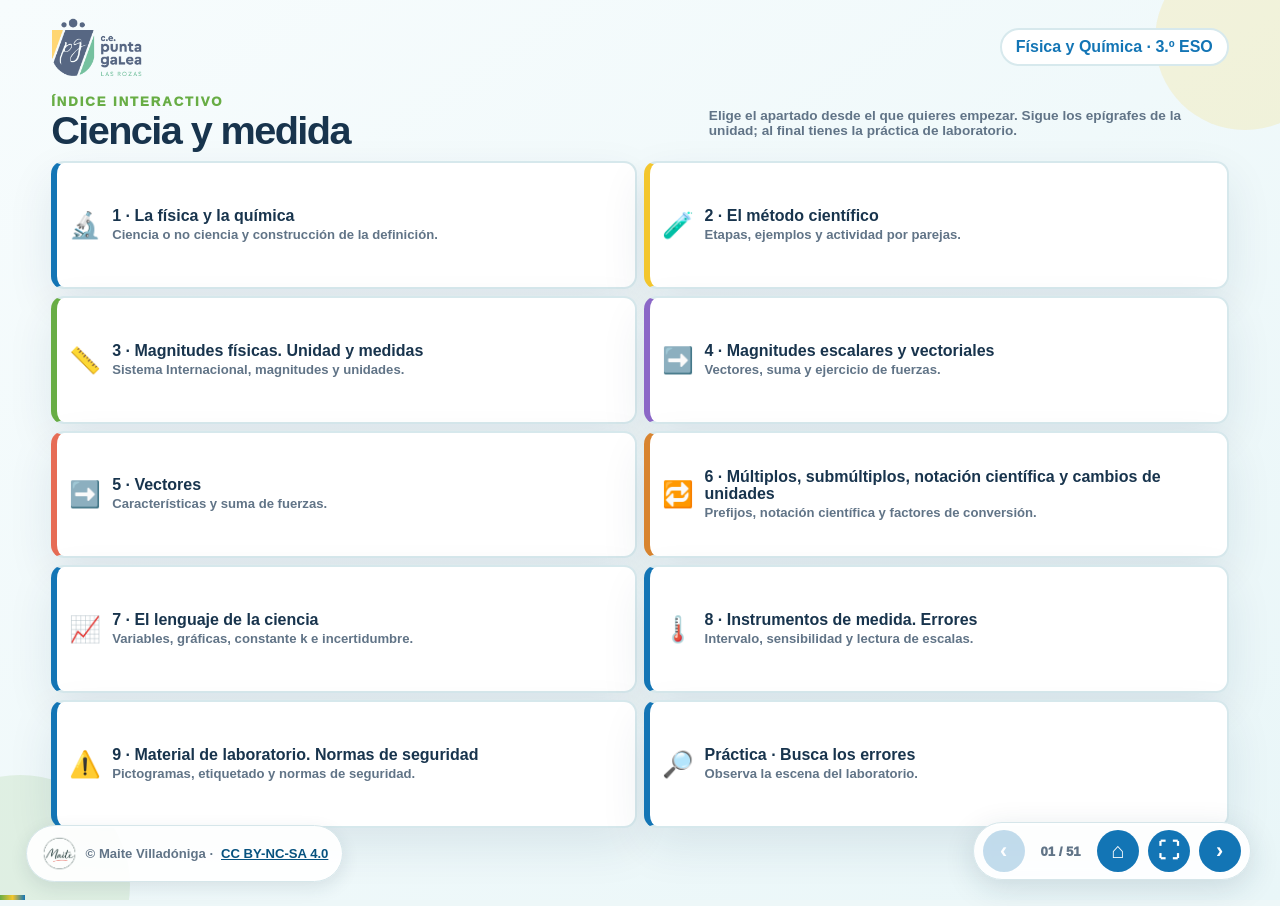
<file: Tema0/index.html>
<!doctype html>
<html lang="es">
<head>
<meta charset="utf-8"><meta name="viewport" content="width=device-width,initial-scale=1">
<meta name="description" content="Actividad interactiva de Física y Química de 3.º ESO sobre ciencia, cambios físicos y químicos y método científico.">
<title>Ciencia y cambios · 3.º ESO · Colegio Punta Galea</title>
<style>
:root{--azul:#1375b5;--azul2:#07527f;--verde:#68ad45;--amarillo:#f3c62d;--tinta:#18344d;--gris:#617487;--fondo:#edf7f8;--blanco:#fff;--rojo:#d95555;--sombra:0 18px 46px #0c395018}*{box-sizing:border-box}html,body{margin:0;height:100%;font-family:Inter,"Segoe UI",Arial,sans-serif;color:var(--tinta);background:var(--fondo);overflow:hidden}button{font:inherit}.deck{height:100%}.slide{display:none;height:100vh;padding:3.5vh 5vw 10vh;position:relative;overflow:auto}.slide.active{display:flex;flex-direction:column;animation:entrada .28s ease both}@keyframes entrada{from{opacity:0;transform:translateY(10px)}to{opacity:1;transform:none}}.slide:before,.slide:after{content:"";position:fixed;border-radius:50%;z-index:-1}.slide:before{width:180px;height:180px;right:-55px;top:-50px;background:#f3c62d26}.slide:after{width:220px;height:220px;left:-90px;bottom:-95px;background:#68ad4520}.top{display:flex;justify-content:space-between;align-items:center;gap:16px;margin-bottom:2vh}.brand{display:flex;align-items:center;gap:11px;font-weight:900}.logo{width:45px;height:45px;border-radius:14px;background:linear-gradient(135deg,var(--verde) 0 34%,var(--amarillo) 34% 67%,var(--azul) 67%);box-shadow:0 7px 18px #15374a28}.tag{background:white;border:2px solid #d7e9ed;border-radius:999px;padding:8px 14px;font-weight:850;color:var(--azul)}h1{font-size:clamp(2.1rem,4.5vw,4.9rem);line-height:1.02;letter-spacing:-.04em;margin:.08em 0 .2em}h2{font-size:clamp(1.9rem,3.5vw,3.7rem);line-height:1.06;letter-spacing:-.03em;margin:.08em 0 .3em}.eyebrow{text-transform:uppercase;letter-spacing:.15em;color:var(--verde);font-size:.82rem;font-weight:950}.intro{font-size:clamp(1.08rem,1.65vw,1.5rem);line-height:1.45;color:var(--gris);max-width:980px;margin:.2em 0 1.2em}.panel{background:#fff;border:2px solid #d9eaee;border-radius:26px;padding:clamp(18px,2.7vw,34px);box-shadow:var(--sombra)}.grid{display:grid;gap:14px}.grid2{grid-template-columns:repeat(2,minmax(0,1fr))}.grid3{grid-template-columns:repeat(3,minmax(0,1fr))}.btn{border:0;border-radius:14px;padding:12px 18px;font-weight:900;cursor:pointer;box-shadow:0 4px 0 #17384b20;transition:.16s}.btn:hover{transform:translateY(-2px)}.btn:active{transform:translateY(2px);box-shadow:none}.primary{background:var(--azul);color:white}.green{background:var(--verde);color:#fff}.yellow{background:var(--amarillo);color:var(--tinta)}.soft{background:#e7f3f7;color:var(--azul2)}.danger{background:#f9e8e8;color:#9d3030}.quiz-grid{grid-template-columns:repeat(2,minmax(0,1fr));align-content:start}.quiz-card{background:#fff;border:2px solid #d9eaee;border-radius:20px;padding:15px 17px;display:grid;grid-template-columns:1fr auto;gap:10px 12px;align-items:center;box-shadow:0 8px 24px #17384b0c}.quiz-card p{font-weight:800;font-size:clamp(1rem,1.25vw,1.16rem);margin:0;line-height:1.25}.choices{display:flex;gap:7px}.choice{border:2px solid #d6e5e9;background:#f7fbfc;padding:9px 11px;border-radius:11px;font-weight:900;cursor:pointer}.choice.selected.good{background:#e5f5dd;border-color:var(--verde);color:#397928}.choice.selected.bad{background:#fde7e7;border-color:var(--rojo);color:#a52f2f}.feedback{display:none;grid-column:1/-1;border-top:1px solid #e1ecef;padding-top:8px;color:var(--gris);font-weight:700;line-height:1.3}.feedback.show{display:block}.big-question{font-size:clamp(1.65rem,3.25vw,3.35rem);font-weight:900;line-height:1.2;text-align:center;max-width:1120px;margin:auto}.role-row{display:flex;gap:10px;justify-content:center;flex-wrap:wrap;margin-top:24px}.role{background:#fff;border:2px solid #d8e9ed;border-radius:999px;padding:10px 15px;font-weight:850}.reflection{font-size:clamp(1.5rem,2.7vw,2.65rem);font-weight:900;line-height:1.25;min-height:3.1em;text-align:center;display:flex;align-items:center;justify-content:center}.dots{display:flex;gap:8px;justify-content:center;margin:15px}.dot{width:10px;height:10px;background:#c9dce1;border-radius:50%}.dot.on{background:var(--azul);transform:scale(1.25)}.definition{font-size:clamp(1.3rem,2.35vw,2.5rem);font-weight:700;line-height:1.72}.blank{display:inline-flex;min-width:145px;height:1.3em;align-items:center;justify-content:center;vertical-align:middle;border-bottom:4px solid var(--azul);padding:0 7px;color:var(--azul);font-weight:950}.words{display:flex;gap:10px;flex-wrap:wrap;margin-top:24px}.word{border:3px solid var(--amarillo);background:#fff;border-radius:14px;padding:10px 17px;font-weight:900;cursor:pointer;font-size:1.05rem}.word.used{opacity:.25;pointer-events:none}.done .blank{border-color:var(--verde);color:#3a7e28}.situation{font-size:clamp(1.75rem,3.5vw,3.6rem);font-weight:900;text-align:center;line-height:1.18;min-height:2.6em;display:flex;align-items:center;justify-content:center}.deduce-box{display:grid;grid-template-columns:1fr 1fr;gap:16px}.deduce{background:#fff;border-radius:22px;border-top:9px solid var(--azul);padding:22px;box-shadow:var(--sombra)}.deduce:nth-child(2){border-color:var(--amarillo)}.deduce h3{font-size:1.45rem;margin:.1em 0 .6em}.deduce ul{margin:.4em 0;padding-left:1.2em;font-size:1.1rem;line-height:1.55}.official{display:none}.official.show{display:grid}.definition-card{border-radius:24px;padding:28px;color:white;font-size:clamp(1.22rem,2vw,1.85rem);font-weight:750;line-height:1.48}.physical{background:linear-gradient(135deg,#0a6297,var(--azul))}.chemical{background:linear-gradient(135deg,#d5a80a,#edbe19);color:var(--tinta)}.definition-card strong{font-size:1.18em}.notebook{display:flex;align-items:center;gap:13px;background:#f2f4f5;border:2px solid #cfd8dc;padding:13px 17px;border-radius:16px;font-weight:850;margin-bottom:14px}.notebook .icon{font-size:1.8rem}.exercise-head{display:grid;grid-template-columns:45px 1fr 150px;gap:12px;color:#fff;background:var(--azul2);border-radius:16px;padding:11px 14px;font-weight:900}.exercise-row{display:grid;grid-template-columns:45px 1fr 150px;gap:12px;align-items:center;background:#fff;border:2px solid #d9e9ed;border-radius:18px;padding:13px 14px}.num{font-size:1.35rem;font-weight:950;color:var(--azul)}.case{font-size:clamp(1.03rem,1.5vw,1.28rem);font-weight:800;line-height:1.32}.fq{display:flex;gap:7px}.fq button{width:52px;height:44px;border-radius:12px;border:2px solid #cddfe4;background:#f6fafb;font-weight:950;font-size:1.2rem;cursor:pointer}.fq button.pick.ok{background:#e5f5dd;border-color:var(--verde);color:#397928}.fq button.pick.nope{background:#fde7e7;border-color:var(--rojo);color:#a52f2f}.why{margin-top:12px;background:#eff7f9;border-left:6px solid var(--verde);padding:11px 14px;border-radius:10px;font-weight:750;display:none}.why.show{display:block}.counter{text-align:center;font-weight:850;color:var(--gris);margin-top:10px}.research-grid{grid-template-columns:repeat(3,minmax(0,1fr));margin-top:12px}.research{background:#fff;border:2px solid #d9eaee;border-radius:22px;padding:22px;box-shadow:var(--sombra)}.research .emoji{font-size:2.5rem}.research h3{font-size:1.3rem;margin:.4em 0}.research p{color:var(--gris);font-weight:700;line-height:1.45}.common{display:flex;flex-wrap:wrap;gap:10px;margin-top:16px}.common button{background:#fff;border:2px solid #cfe1e6;border-radius:999px;padding:9px 14px;font-weight:850;cursor:pointer}.common button.on{background:var(--verde);border-color:var(--verde);color:white}.stage-bank,.stage-line{display:flex;flex-wrap:wrap;gap:10px;min-height:58px;padding:12px;border-radius:18px}.stage-bank{background:#e5f1f4}.stage-line{background:white;border:2px dashed #bdd5dc;margin-top:15px}.stage{background:var(--azul);color:#fff;border:0;border-radius:12px;padding:10px 14px;font-weight:900;cursor:pointer}.stage.used{opacity:.25;pointer-events:none}.stage-result{min-height:30px;text-align:center;font-weight:900;margin-top:10px}.final-q{font-size:clamp(1.65rem,3.2vw,3.4rem);font-weight:950;line-height:1.22;text-align:center;max-width:1100px;margin:auto}.nav{position:fixed;right:2.3vw;bottom:2.2vh;display:flex;align-items:center;gap:9px;z-index:30;background:#ffffffea;backdrop-filter:blur(8px);border:1px solid #d6e6ea;border-radius:999px;padding:7px 9px;box-shadow:0 8px 30px #17384b25}.nav button{width:42px;height:42px;border:0;border-radius:50%;background:var(--azul);color:#fff;font-size:1.35rem;font-weight:900;cursor:pointer}.nav button:disabled{opacity:.25}.page{font-size:.82rem;color:var(--gris);font-weight:950;min-width:54px;text-align:center}.progress{position:fixed;left:0;bottom:0;height:5px;background:linear-gradient(90deg,var(--verde),var(--amarillo),var(--azul));transition:.3s;z-index:40}.full{background:var(--tinta)!important}.section-title{margin:auto;text-align:center}.section-title .orb{width:90px;height:90px;margin:0 auto 18px;border-radius:27px;display:grid;place-items:center;background:white;box-shadow:var(--sombra);font-size:2.5rem}@media(max-width:850px){.slide{padding:2.5vh 4vw 11vh}.quiz-grid,.grid2,.grid3,.deduce-box,.research-grid{grid-template-columns:1fr}.quiz-card{grid-template-columns:1fr}.exercise-head{display:none}.exercise-row{grid-template-columns:36px 1fr}.fq{grid-column:2}.brand span:last-child{display:none}.tag{font-size:.78rem}.definition{font-size:1.15rem}.blank{min-width:105px}.nav{right:50%;transform:translateX(50%)}}
.logo{width:150px;height:58px;border-radius:0;background:transparent url("logo-punta-galea.png") left center/contain no-repeat;box-shadow:none;flex:0 0 150px}.brand>span:last-child{display:none}.slide:nth-of-type(6) .situation{font-size:clamp(2.25rem,4.6vw,5rem)}.slide:nth-of-type(6) .btn{font-size:clamp(1.05rem,1.55vw,1.38rem);padding:16px 22px}.slide:nth-of-type(6) #changeFeedback{font-size:clamp(1.3rem,1.9vw,1.75rem)!important}.slide:nth-of-type(7) .deduce h3{font-size:clamp(1.7rem,2.25vw,2.25rem)}.slide:nth-of-type(7) .deduce ul{font-size:clamp(1.25rem,1.7vw,1.65rem);line-height:1.58}.slide:nth-of-type(7) .reflection{font-size:clamp(1.55rem,2.55vw,2.5rem)!important}.exercise-list{display:grid;grid-template-columns:1fr 1fr;gap:9px 15px;counter-reset:item;margin-top:4px}.exercise-item{display:flex;gap:10px;align-items:flex-start;background:#fff;border:2px solid #d9eaee;border-radius:14px;padding:9px 12px;font-size:clamp(.92rem,1.2vw,1.12rem);font-weight:760;line-height:1.25;box-shadow:0 5px 14px #17384b0b}.exercise-item:before{counter-increment:item;content:counter(item);display:grid;place-items:center;flex:0 0 29px;height:29px;border-radius:9px;background:var(--azul);color:white;font-weight:950}.instruction-banner{background:linear-gradient(110deg,var(--azul2),var(--azul));color:#fff;border-radius:18px;padding:13px 20px;text-align:center;font-size:clamp(1.2rem,1.8vw,1.65rem);font-weight:900;margin-bottom:10px}.slide:nth-of-type(11) .case{font-size:clamp(1.45rem,2.5vw,2.35rem);line-height:1.28}.slide:nth-of-type(11) .exercise-row{padding:22px}.slide:nth-of-type(11) .why{font-size:clamp(1.15rem,1.65vw,1.5rem);padding:16px 18px}.slide:nth-of-type(12) .research h3{font-size:clamp(1.35rem,1.8vw,1.75rem)}.slide:nth-of-type(12) .research p{font-size:clamp(1.05rem,1.35vw,1.3rem)}@media(max-width:850px){.logo{width:120px;height:47px;flex-basis:120px}.exercise-list{grid-template-columns:1fr}.exercise-item{font-size:.9rem}}
.slide:nth-of-type(10) .instruction-banner{font-size:clamp(1.45rem,2.25vw,2rem);padding:17px 24px;margin-bottom:14px}.slide:nth-of-type(10) .exercise-list{flex:1;grid-template-rows:repeat(5,minmax(0,1fr));gap:12px 18px}.slide:nth-of-type(10) .exercise-item{align-items:center;padding:13px 16px;font-size:clamp(1.2rem,1.62vw,1.52rem);line-height:1.28}.slide:nth-of-type(10) .exercise-item:before{flex-basis:36px;height:36px;font-size:1.18rem}.slide:nth-of-type(10) .btn{font-size:1.2rem;padding:14px 22px}@media(max-width:850px){.slide:nth-of-type(10) .exercise-list{grid-template-rows:none}.slide:nth-of-type(10) .exercise-item{font-size:1rem;padding:9px 11px}}
.press-layout{display:grid;grid-template-columns:1.12fr .88fr;gap:24px;align-items:stretch;flex:1}.newspaper{background:#fffdf5;border:1px solid #c8c0ae;padding:clamp(20px,3vw,38px);box-shadow:0 18px 45px #26384424;transform:rotate(-.45deg);font-family:Georgia,"Times New Roman",serif;position:relative}.newspaper:before{content:"CIENCIA · 30 DE SEPTIEMBRE DE 1999";display:block;border-top:4px double #222;border-bottom:1px solid #555;padding:7px 0;margin-bottom:18px;font:700 .82rem Arial,sans-serif;letter-spacing:.11em}.newspaper h3{font-size:clamp(2rem,3.3vw,3.4rem);line-height:1.02;margin:.08em 0 .28em;color:#18242d}.newspaper .deckline{font-size:clamp(1.1rem,1.55vw,1.42rem);line-height:1.42;color:#353f45}.press-icon{float:right;font-size:4rem;margin:0 0 10px 18px}.source{font:700 .83rem Arial,sans-serif;color:#59646c;border-top:1px solid #aaa;padding-top:10px;margin-top:18px}.source a{color:var(--azul2)}.mystery{display:flex;flex-direction:column;justify-content:center;gap:13px}.mystery h2{font-size:clamp(2rem,3.6vw,3.8rem)}.mystery-options{display:grid;gap:10px}.mystery-options button{text-align:left;font-size:clamp(1rem,1.35vw,1.28rem)}.mystery-answer{display:none;background:#fff;border-left:8px solid var(--verde);border-radius:16px;padding:17px;font-size:clamp(1.08rem,1.45vw,1.35rem);font-weight:750;line-height:1.42}.mystery-answer.show{display:block}.si-reveal{display:grid;grid-template-columns:repeat(3,1fr);gap:16px;margin:auto 0}.si-card{background:white;border-radius:24px;padding:24px;border-top:9px solid var(--azul);box-shadow:var(--sombra);text-align:center}.si-card:nth-child(2){border-color:var(--amarillo)}.si-card:nth-child(3){border-color:var(--verde)}.si-card .bigicon{font-size:3rem}.si-card h3{font-size:clamp(1.35rem,2vw,1.9rem);margin:.4em 0}.si-card p{font-size:clamp(1.05rem,1.35vw,1.28rem);line-height:1.45;color:var(--gris);font-weight:700}.si-conclusion{display:none;font-size:clamp(1.35rem,2.1vw,2rem);font-weight:900;text-align:center;margin-top:18px}.si-conclusion.show{display:block}.tables-wrap{display:grid;grid-template-columns:.9fr 1.1fr;gap:18px;min-height:0}.mag-table{background:white;border-radius:22px;overflow:hidden;box-shadow:var(--sombra);border:2px solid #d7e7eb}.mag-title{padding:13px 16px;color:white;background:var(--azul2);font-size:clamp(1.2rem,1.6vw,1.5rem);font-weight:950}.mag-title.derived{background:var(--verde)}.mag-row{display:grid;grid-template-columns:1.2fr 1fr .55fr;align-items:center;min-height:51px;border-top:1px solid #dce8eb;padding:7px 13px;font-size:clamp(.96rem,1.22vw,1.14rem)}.mag-row:nth-child(odd){background:#f3f9fa}.mag-name{font-weight:880}.mag-unit{color:var(--gris);font-weight:700}.mag-symbol{justify-self:center;background:#e8f3f7;color:var(--azul2);border-radius:9px;padding:5px 9px;font-weight:950}.table-note{text-align:center;color:var(--gris);font-weight:750;margin-top:10px}.forever{display:grid;grid-template-columns:1fr .72fr;gap:22px;align-items:stretch;flex:1}.game-card{background:#fff;border:2px solid #d7e8ec;border-radius:28px;padding:clamp(22px,3vw,38px);box-shadow:var(--sombra);display:flex;flex-direction:column;justify-content:center}.game-label{text-transform:uppercase;letter-spacing:.13em;color:var(--verde);font-size:.82rem;font-weight:950}.game-question{font-size:clamp(2rem,3.8vw,4rem);font-weight:950;line-height:1.14;margin:.35em 0 .55em}.game-options{display:grid;grid-template-columns:1fr 1fr;gap:11px}.game-option{border:2px solid #cfe0e5;background:#f7fbfc;border-radius:15px;padding:14px;font-size:clamp(1.05rem,1.45vw,1.35rem);font-weight:900;cursor:pointer}.game-option.correct{background:#e4f4dc;border-color:var(--verde);color:#39772a}.game-option.wrong{background:#fde6e6;border-color:var(--rojo);color:#a33434}.game-feedback{min-height:2em;margin-top:13px;font-size:1.18rem;font-weight:850}.scoreboard{display:grid;grid-template-columns:1fr 1fr;gap:12px;align-content:center}.score-box{background:white;border-radius:22px;padding:20px;text-align:center;box-shadow:var(--sombra)}.score-box strong{display:block;font-size:clamp(2rem,3vw,3rem);color:var(--azul)}.score-box span{color:var(--gris);font-weight:850}.mode-box{grid-column:1/-1;background:linear-gradient(135deg,var(--azul2),var(--azul));color:white;border-radius:22px;padding:22px;text-align:center}.mode-box h3{margin:.1em 0 .45em;font-size:1.45rem}.mode-box p{margin:0;line-height:1.4;font-weight:700}.next-random{display:none;margin-top:13px}.next-random.show{display:inline-block}@media(max-width:850px){.press-layout,.forever,.tables-wrap,.si-reveal{grid-template-columns:1fr}.newspaper{transform:none}.mag-row{font-size:.9rem;min-height:44px}.game-options{grid-template-columns:1fr}.press-layout{overflow:auto}}
.method-shell{display:grid;grid-template-columns:82px 1fr;gap:20px;flex:1;min-height:0}.method-rail{display:grid;align-content:center;gap:9px}.method-dot{width:58px;height:58px;border:2px solid #cfe1e6;border-radius:18px;background:white;color:var(--gris);font-weight:950;cursor:pointer}.method-dot.on{background:var(--azul);border-color:var(--azul);color:white;transform:scale(1.08)}.method-card{background:white;border:2px solid #d6e8ec;border-radius:28px;padding:clamp(22px,3.5vw,42px);box-shadow:var(--sombra);display:flex;flex-direction:column;justify-content:center;min-height:0}.method-step{color:var(--verde);text-transform:uppercase;letter-spacing:.13em;font-weight:950}.method-card h2{font-size:clamp(2.2rem,4vw,4.2rem);margin:.12em 0 .24em}.method-definition{font-size:clamp(1.3rem,2vw,1.85rem);line-height:1.45;font-weight:780}.method-example{margin-top:18px;border-left:8px solid var(--amarillo);background:#fff9df;border-radius:14px;padding:15px 18px;font-size:clamp(1.12rem,1.55vw,1.45rem);line-height:1.4;font-weight:720}.method-branch{margin-top:12px;color:var(--azul2);font-weight:900;font-size:clamp(1rem,1.3vw,1.2rem)}.method-controls{display:flex;justify-content:space-between;align-items:center;margin-top:18px}.pair-task{display:grid;grid-template-columns:.85fr 1.15fr;gap:22px;flex:1;align-items:stretch}.pair-hero{background:linear-gradient(145deg,var(--azul2),var(--azul));color:white;border-radius:28px;padding:clamp(24px,3vw,40px);display:flex;flex-direction:column;justify-content:center}.pair-hero .bigicon{font-size:4.5rem}.pair-hero h2{font-size:clamp(2.3rem,4vw,4.3rem)}.pair-hero p{font-size:clamp(1.25rem,1.8vw,1.7rem);line-height:1.45;font-weight:750}.pair-checklist{background:white;border:2px solid #d6e8ec;border-radius:28px;padding:clamp(20px,2.7vw,34px);box-shadow:var(--sombra);display:grid;align-content:center;gap:11px}.pair-row{display:flex;align-items:center;gap:13px;font-size:clamp(1.15rem,1.55vw,1.45rem);font-weight:850}.pair-row span{display:grid;place-items:center;flex:0 0 38px;height:38px;border-radius:12px;background:#e7f3f7;color:var(--azul);font-weight:950}@media(max-width:850px){.method-shell,.pair-task{grid-template-columns:1fr}.method-rail{grid-template-columns:repeat(6,1fr)}.method-dot{width:100%;height:42px}.method-card h2{font-size:2rem}.pair-hero .bigicon{font-size:2.6rem}}
.index-slide{background:linear-gradient(145deg,#f7fcfd,#e9f6f8)}.index-title{display:flex;align-items:end;justify-content:space-between;gap:24px;margin-bottom:2vh}.index-title p{font-size:clamp(1.05rem,1.5vw,1.35rem);color:var(--gris);font-weight:750;max-width:520px}.index-grid{display:grid;grid-template-columns:repeat(2,minmax(0,1fr));gap:14px;flex:1}.index-card{border:2px solid #d6e8ec;border-left:10px solid var(--azul);border-radius:22px;background:white;padding:18px 22px;text-align:left;cursor:pointer;box-shadow:var(--sombra);display:flex;align-items:center;gap:18px}.index-card:nth-child(2){border-left-color:var(--amarillo)}.index-card:nth-child(3){border-left-color:var(--verde)}.index-card:nth-child(4){border-left-color:#8b67c7}.index-card:nth-child(5){border-left-color:#e66c55}.index-card .idx-icon{font-size:2.35rem}.index-card strong{display:block;font-size:clamp(1.25rem,1.8vw,1.7rem);color:var(--tinta)}.index-card small{font-size:clamp(.92rem,1.15vw,1.08rem);color:var(--gris);font-weight:700}.stages-slide h2{font-size:clamp(2.5rem,4.5vw,4.8rem)}.stages-slide .intro{font-size:clamp(1.35rem,2vw,1.8rem)}.stages-slide .stage{font-size:clamp(1.1rem,1.55vw,1.42rem);padding:14px 18px}.stages-slide .stage-result{font-size:clamp(1.15rem,1.6vw,1.45rem)}.mars-feedback{min-height:2.3em;border-radius:12px;padding:10px 14px;font-weight:850}.mars-feedback.try{background:#fff3d2;color:#8a6200}.mars-hint{display:none;background:#e7f3f7;border-left:6px solid var(--azul);padding:12px 15px;border-radius:12px;font-size:1.05rem;font-weight:750}.mars-hint.show{display:block}.vector-hook{display:grid;grid-template-columns:1fr 1fr;gap:22px;align-items:center;flex:1}.force-scene{background:white;border-radius:28px;padding:32px;box-shadow:var(--sombra);text-align:center}.big-force{position:relative;width:min(420px,85%);height:18px;background:var(--azul);margin:70px auto;border-radius:12px}.big-force:after{content:"";position:absolute;right:-2px;top:-22px;border-left:50px solid var(--azul);border-top:31px solid transparent;border-bottom:31px solid transparent}.big-force span{position:absolute;left:42%;bottom:35px;font-size:2.4rem;font-weight:950}.vector-choices{display:grid;gap:12px}.vector-feedback{display:none;margin-top:14px;padding:15px;border-radius:14px;background:#e5f5dd;border-left:7px solid var(--verde);font-size:clamp(1.1rem,1.5vw,1.4rem);font-weight:800}.vector-feedback.show{display:block}.concept-grid{display:grid;grid-template-columns:1fr 1fr;gap:18px;flex:1}.concept-card{background:white;border-radius:26px;padding:clamp(22px,3vw,36px);box-shadow:var(--sombra);border-top:10px solid var(--amarillo)}.concept-card.vectorial{border-color:var(--azul)}.concept-card h3{font-size:clamp(1.8rem,2.7vw,2.7rem);margin:.1em 0 .4em}.concept-card p,.concept-card li{font-size:clamp(1.14rem,1.55vw,1.45rem);line-height:1.45;font-weight:740}.vector-parts{display:grid;grid-template-columns:repeat(4,1fr);gap:10px;margin-top:14px}.part{background:#e9f4f7;border-radius:14px;padding:12px;text-align:center;font-weight:900}.sum-grid{display:grid;grid-template-columns:repeat(3,1fr);gap:16px;flex:1}.sum-card{background:white;border-radius:24px;padding:20px;box-shadow:var(--sombra);display:flex;flex-direction:column;justify-content:center}.sum-card h3{font-size:clamp(1.3rem,1.8vw,1.7rem)}.sum-card p{font-size:clamp(1rem,1.3vw,1.22rem);font-weight:720;line-height:1.4}.arrow-demo{font-size:clamp(2rem,4vw,4rem);font-weight:950;color:var(--azul);letter-spacing:.08em}.formula{background:#edf7f9;border-radius:12px;padding:10px;text-align:center;font-size:clamp(1.25rem,1.8vw,1.65rem);font-weight:950}.sheet-wrap{background:white;border:2px solid #d7e7eb;border-radius:22px;padding:16px;box-shadow:var(--sombra);flex:1;display:flex;align-items:center;justify-content:center;min-height:0}.sheet-wrap img{max-width:100%;max-height:58vh;object-fit:contain}.resultant-card{background:white;border-radius:28px;padding:clamp(24px,3vw,40px);box-shadow:var(--sombra);display:grid;grid-template-columns:120px 1fr;gap:24px;align-items:center;margin:auto;max-width:1000px}.resultant-letter{width:110px;height:110px;border-radius:30px;background:var(--azul);color:white;display:grid;place-items:center;font-size:4rem;font-weight:950}.resultant-card h2{font-size:clamp(2rem,3.6vw,3.7rem)}.resultant-answer{display:none;border-left:8px solid var(--verde);background:#eaf6e5;border-radius:14px;padding:16px;font-size:clamp(1.2rem,1.8vw,1.65rem);font-weight:800}.resultant-answer.show{display:block}@media(max-width:850px){.index-grid,.vector-hook,.concept-grid,.sum-grid{grid-template-columns:1fr}.index-title{display:block}.vector-parts{grid-template-columns:1fr 1fr}.resultant-card{grid-template-columns:1fr}.resultant-letter{width:70px;height:70px;font-size:2.5rem}}
.slide:has(#stageBank) h2{font-size:clamp(2.5rem,4.5vw,4.8rem)}.slide:has(#stageBank) .intro{font-size:clamp(1.35rem,2vw,1.8rem)}.slide:has(#stageBank) .stage{font-size:clamp(1.1rem,1.55vw,1.42rem);padding:14px 18px}.slide:has(#stageBank) .stage-result{font-size:clamp(1.15rem,1.6vw,1.45rem)}
.slide:nth-of-type(7) .situation{font-size:clamp(2.25rem,4.6vw,5rem)}.slide:nth-of-type(7) .btn{font-size:clamp(1.05rem,1.55vw,1.38rem);padding:16px 22px}.slide:nth-of-type(7) #changeFeedback{font-size:clamp(1.3rem,1.9vw,1.75rem)!important}.slide:nth-of-type(8) .deduce h3{font-size:clamp(1.7rem,2.25vw,2.25rem)}.slide:nth-of-type(8) .deduce ul{font-size:clamp(1.25rem,1.7vw,1.65rem);line-height:1.58}.slide:nth-of-type(11) .instruction-banner{font-size:clamp(1.45rem,2.25vw,2rem);padding:17px 24px;margin-bottom:14px}.slide:nth-of-type(11) .exercise-list{flex:1;grid-template-rows:repeat(5,minmax(0,1fr));gap:12px 18px}.slide:nth-of-type(11) .exercise-item{align-items:center;padding:13px 16px;font-size:clamp(1.2rem,1.62vw,1.52rem);line-height:1.28}.slide:nth-of-type(12) .case{font-size:clamp(1.45rem,2.5vw,2.35rem);line-height:1.28}.slide:nth-of-type(12) .exercise-row{padding:22px}.slide:nth-of-type(12) .why{font-size:clamp(1.15rem,1.65vw,1.5rem);padding:16px 18px}.slide:nth-of-type(13) .research h3{font-size:clamp(1.35rem,1.8vw,1.75rem)}.slide:nth-of-type(13) .research p{font-size:clamp(1.05rem,1.35vw,1.3rem)}
.slide:has(#stageBank) .stage-line{margin-top:clamp(32px,5vh,54px);min-height:82px;align-content:center}.formula math{font-size:clamp(1.45rem,2.2vw,2rem);font-family:"Cambria Math","STIX Two Math",serif}.resultant-card{max-width:1200px;width:100%;grid-template-columns:100px 1fr;padding:clamp(18px,2.4vw,30px)}.resultant-card h2{font-size:clamp(1.8rem,2.7vw,2.8rem);margin-bottom:8px}.resultant-diagram{height:230px;background:#f7fbfc;border:2px solid #d8e8ec;border-radius:18px;padding:8px;margin:8px 0 12px}.resultant-diagram svg{width:100%;height:100%;display:block}.resultant-answer{padding:14px 18px}.math-steps{display:grid;gap:6px;font-family:"Cambria Math","STIX Two Math",serif;font-size:clamp(1.22rem,1.75vw,1.6rem)}.math-step{display:flex;justify-content:space-between;gap:24px;border-bottom:1px solid #cfe3c8;padding:5px 0}.math-step:last-child{border:0;color:#286c24;font-weight:950}.vector-line{stroke-linecap:round;stroke-width:6}.vector-label{font:800 18px Arial,sans-serif;fill:#18344d}.resultant-line{stroke:#d95555;stroke-width:8;stroke-dasharray:11 7;stroke-linecap:round}.resultant-label{font:900 19px Arial,sans-serif;fill:#b83535}@media(max-width:850px){.resultant-diagram{height:190px}.math-step{display:block}}
.slide:has(#stageBank) .stage-bank,.slide:has(#stageBank) .stage-line{display:grid;grid-template-columns:repeat(3,minmax(0,1fr));gap:12px;position:relative}.slide:has(#stageBank) .stage-bank{min-height:132px}.slide:has(#stageBank) .stage-line{margin-top:28px;min-height:150px}.slide:has(#stageBank) .stage{text-align:center;display:grid;place-items:center}.index-card:nth-child(6){border-left-color:#d8842f}.factor-steps{display:grid;grid-template-columns:repeat(4,1fr);gap:16px;flex:1;align-items:stretch}.factor-step{background:white;border-radius:26px;padding:24px;box-shadow:var(--sombra);border-top:10px solid var(--azul);display:flex;flex-direction:column;justify-content:center;text-align:center}.factor-step:nth-child(2){border-color:var(--amarillo)}.factor-step:nth-child(3){border-color:var(--verde)}.factor-step:nth-child(4){border-color:#d8842f}.factor-step .step-number{font-size:3rem;font-weight:950;color:var(--azul)}.factor-step h3{font-size:clamp(1.35rem,2vw,1.9rem);margin:.25em 0}.factor-step p{font-size:clamp(1.05rem,1.4vw,1.3rem);line-height:1.4;font-weight:740;color:var(--gris)}.intermediate-line{stroke:#8b67c7;stroke-width:7;stroke-dasharray:8 6;stroke-linecap:round}.intermediate-label{font:900 19px Arial,sans-serif;fill:#704cab}@media(max-width:850px){.slide:has(#stageBank) .stage-bank,.slide:has(#stageBank) .stage-line,.factor-steps{grid-template-columns:1fr 1fr}.slide:has(#stageBank) .stage-bank,.slide:has(#stageBank) .stage-line{min-height:auto}}
.factor-lab{background:white;border:2px solid #d7e8ec;border-radius:28px;box-shadow:var(--sombra);padding:clamp(24px,3vw,38px);display:flex;flex-direction:column;justify-content:center;align-items:center;flex:1}.factor-question{font-size:clamp(1.55rem,2.5vw,2.4rem);font-weight:900;color:var(--azul2);margin-bottom:18px}.factor-work{min-height:170px;display:flex;align-items:center;justify-content:center;gap:13px;flex-wrap:wrap;font-family:"Cambria Math","STIX Two Math",serif;font-size:clamp(1.65rem,3vw,3rem);font-weight:850;text-align:center}.factor-fraction{display:inline-grid;grid-template-rows:auto auto;vertical-align:middle}.factor-fraction span:first-child{border-bottom:3px solid var(--tinta);padding:0 10px 5px}.factor-fraction span:last-child{padding:5px 10px 0}.cancel-unit{text-decoration:line-through;text-decoration-color:var(--rojo);text-decoration-thickness:4px}.factor-result{color:#397928;font-weight:950}.factor-progress{display:flex;gap:9px;margin:16px}.factor-progress span{width:44px;height:8px;border-radius:8px;background:#d6e5e9}.factor-progress span.on{background:var(--verde)}.factor-nav{display:flex;align-items:center;justify-content:space-between;width:100%;gap:12px}.factor-sheet{max-height:68vh!important}.factor-sheet-title{font-size:clamp(1.2rem,1.8vw,1.65rem);font-weight:900;text-align:center;margin-bottom:10px}@media(max-width:850px){.factor-work{font-size:1.35rem}.factor-fraction span:first-child{border-bottom-width:2px}.factor-sheet{max-height:58vh!important}}
.worksheet-grid{display:grid;grid-template-columns:1fr 1fr;gap:9px 14px;flex:1}.worksheet-item{background:white;border:2px solid #d8e8ec;border-radius:15px;padding:10px 13px;display:grid;grid-template-columns:34px 1fr;gap:10px;align-items:center;box-shadow:0 5px 15px #17384b0b;font-size:clamp(.95rem,1.18vw,1.12rem);line-height:1.25;font-weight:730}.worksheet-letter{width:32px;height:32px;display:grid;place-items:center;border-radius:10px;background:var(--azul);color:white;font-weight:950}.worksheet-value{font-weight:950;color:var(--azul2);white-space:nowrap}.correction-layout{display:grid;grid-template-columns:74px 1fr;gap:16px;flex:1;min-height:0}.correction-tabs{display:grid;grid-template-columns:1fr 1fr;gap:7px;align-content:center}.correction-tab{border:2px solid #cfe1e6;background:white;border-radius:11px;padding:10px 5px;font-weight:950;cursor:pointer}.correction-tab.on{background:var(--azul);border-color:var(--azul);color:white}.correction-layout .factor-lab{padding:clamp(18px,2.2vw,28px)}.correction-layout .factor-question{font-size:clamp(1.25rem,1.9vw,1.8rem);margin-bottom:8px}.correction-layout .factor-work{font-size:clamp(1.3rem,2.15vw,2.15rem);min-height:190px}.equivalence-note{background:#fff7d9;border-left:6px solid var(--amarillo);border-radius:10px;padding:8px 13px;font-weight:850;margin-bottom:8px}@media(max-width:850px){.worksheet-grid{grid-template-columns:1fr}.worksheet-item{font-size:.9rem}.correction-layout{grid-template-columns:1fr}.correction-tabs{grid-template-columns:repeat(5,1fr)}}

/* Apartado 7: lenguaje de la ciencia */
.lang-slide .top{flex:none}.lang-slide h2{margin:.05em 0 .28em}.lang-sub{font-size:clamp(1.05rem,1.5vw,1.35rem);line-height:1.4;color:var(--gris);margin:0 0 14px}.lang-layout{display:grid;grid-template-columns:1.15fr 1fr;gap:20px;align-items:stretch;min-height:0}.lang-card{background:#fff;border:2px solid #d6e8ee;border-radius:22px;padding:clamp(18px,2vw,28px);box-shadow:var(--sombra)}.lang-card h3{font-size:clamp(1.2rem,1.8vw,1.7rem);margin:0 0 12px}.lang-card p,.lang-card li{font-size:clamp(1rem,1.35vw,1.25rem);line-height:1.4}.lang-card p{margin:8px 0}.lang-pills{display:flex;gap:12px;flex-wrap:wrap;margin:16px 0}.lang-pill{border-radius:12px;padding:10px 14px;background:#e9f5fb;font-size:clamp(1rem,1.3vw,1.22rem);font-weight:800}.lang-pill.green{background:#eaf7e4}.lang-equation{display:inline-block;background:#e5f3fb;color:var(--azul2);font-size:clamp(1.2rem,2.2vw,2rem);font-weight:950;border-radius:13px;padding:10px 16px;margin:8px 0}.lang-highlight{color:var(--azul2);font-weight:900}.lang-plot{display:block;width:100%;height:auto;max-height:47vh}.lang-plot text{font:16px Inter,Segoe UI,Arial,sans-serif;fill:#334e63}.lang-plot .axis{stroke:#18344d;stroke-width:3}.lang-plot .gridline{stroke:#dce8ed;stroke-width:1}.lang-plot .data-line{stroke:var(--azul);stroke-width:4;fill:none}.lang-plot .inverse-line{stroke:#6c9c31;stroke-width:4;fill:none}.lang-plot .other-line{stroke:#e19d1d;stroke-width:4;fill:none}.lang-plot .dot{fill:var(--azul);stroke:#fff;stroke-width:2}.lang-plot .inv-dot{fill:#6c9c31;stroke:#fff;stroke-width:2}.lang-plot .other-dot{fill:#e19d1d;stroke:#fff;stroke-width:2}.lang-caption{font-size:1rem;color:var(--gris);margin-top:4px}.lang-challenge{display:grid;gap:12px;align-content:start}.lang-question{display:flex;align-items:center;gap:12px;flex-wrap:wrap;font-size:clamp(1rem,1.4vw,1.28rem);font-weight:750}.lang-question label{flex:1;min-width:230px}.lang-question select,.lang-question input{font:inherit;min-height:47px;border:2px solid #afc7d3;border-radius:11px;background:white;color:var(--tinta);padding:8px 12px;max-width:230px}.lang-question input{width:110px}.lang-question select:focus,.lang-question input:focus{outline:3px solid #f3c62d99;outline-offset:2px}.lang-actions{display:flex;align-items:center;gap:12px;flex-wrap:wrap;margin-top:12px}.lang-feedback{min-height:30px;font-weight:800;font-size:1.05rem}.lang-feedback.good{color:#31702d}.lang-feedback.try{color:#9b5a00}.lang-solution{display:none;background:#ecf6e7;border-left:5px solid var(--verde);border-radius:10px;padding:12px 16px;font-size:1.08rem;line-height:1.45;margin-top:12px}.lang-solution.shown{display:block}.lang-note{background:#fff6d9;border-left:5px solid var(--amarillo);padding:12px 16px;border-radius:11px;font-size:1.06rem;line-height:1.35}.lang-mini-graphs{display:grid;grid-template-columns:repeat(3,minmax(0,1fr));gap:14px}.lang-mini-graphs .lang-card{padding:15px}.lang-mini-graphs .lang-plot{height:180px}.lang-mini-graphs h3{font-size:1.2rem}.lang-mini-graphs p{font-size:1rem}.lang-table{border-collapse:collapse;width:100%;font-size:clamp(1.05rem,1.45vw,1.3rem);text-align:center}.lang-table th,.lang-table td{border:2px solid #c8dce5;padding:10px}.lang-table th{background:#e5f2fa}.lang-table th:first-child{background:#fff4cb}.lang-table input{width:90px;min-height:44px;border:2px solid #acc6d4;border-radius:9px;text-align:center;font:inherit;color:var(--tinta)}.lang-table input:focus{outline:3px solid #f3c62d99}.lang-grid4{display:grid;grid-template-columns:repeat(4,minmax(0,1fr));gap:12px}.lang-grid4 .lang-card{padding:15px}.lang-grid4 .lang-table{font-size:1.05rem}.lang-grid4 th,.lang-grid4 td{padding:6px}.lang-grid4 select,.lang-grid4 input{font:inherit;border:2px solid #acc6d4;border-radius:8px;background:white;padding:7px;width:100%;color:var(--tinta)}.lang-grid4 label{font-size:.95rem;font-weight:800;display:block;margin:10px 0 5px}.lang-grid4 .lang-card h3{margin:0 0 8px}.lang-wide{max-width:1100px;width:100%;margin:auto}.lang-plot .small{font-size:13px}.lang-section{color:var(--verde);text-transform:uppercase;letter-spacing:.12em;font-size:.88rem;font-weight:950;margin-bottom:3px}
@media(max-width:900px){.lang-layout{grid-template-columns:1fr}.lang-mini-graphs{grid-template-columns:1fr}.lang-grid4{grid-template-columns:repeat(2,minmax(0,1fr))}.lang-plot{max-height:34vh}.lang-slide{overflow:auto}}
.instrument-layout{grid-template-columns:minmax(290px,.82fr) 1.18fr}.instrument-visual{display:grid;place-items:center;min-height:0}.instrument-drawing{height:min(60vh,490px);max-width:100%;width:auto}.instrument-drawing text{font:16px Inter,Segoe UI,Arial,sans-serif;fill:#233f50}.instrument-drawing text[font-weight="bold"]{font-weight:900}.instrument-layout .lang-challenge{align-content:center}@media(max-width:900px){.instrument-layout{grid-template-columns:1fr}.instrument-drawing{height:40vh}}

.lab-mini{height:165px;width:165px;max-width:100%;margin-left:auto;margin-right:auto;border-radius:16px;background-color:#f7fbfc;background-image:url(material-laboratorio-a.png);background-repeat:no-repeat;margin-bottom:12px}.lab-mini-cylinder{background-size:400% 200%;background-position:66.667% 0}.lab-mini-balance{background-size:400% 200%;background-position:100% 100%}.range-input{display:inline-flex;align-items:center;gap:5px;font-size:1.3rem;font-weight:900;white-space:nowrap}.range-input input{width:78px}.hazard-grid{display:grid;grid-template-columns:repeat(3,minmax(0,1fr));gap:14px;align-content:center;flex:1}.hazard-card{display:flex;align-items:center;gap:16px;border:2px solid #d6e8ee;border-radius:18px;background:white;padding:13px;min-height:150px;box-shadow:var(--sombra)}.hazard-card h3{margin:0 0 6px;font-size:1.24rem}.hazard-card p{font-size:1rem;line-height:1.3;margin:0;color:var(--gris)}.ghs-icon{width:95px;height:95px;flex:none}.hazard-round-tabs{display:flex;gap:10px;margin:5px 0 12px}.hazard-round-tabs button{border:2px solid #bedce2;background:#fff;border-radius:12px;padding:8px 17px;font:inherit;font-weight:850;color:var(--azul2);cursor:pointer}.hazard-round-tabs button.on{color:white;background:var(--azul);border-color:var(--azul)}.hazard-match{display:grid;grid-template-columns:1fr 1fr;gap:22px;min-height:0;flex:1}.hazard-left,.hazard-right{display:grid;gap:8px;align-content:center}.hazard-match-row,.hazard-choice{display:flex;align-items:center;gap:14px;background:#fff;border:2px solid #d7e9ed;border-radius:15px;padding:7px 15px;min-height:92px;font-size:1.18rem;font-weight:800}.hazard-match-row .ghs-icon{width:70px;height:70px}.hazard-match-row span,.hazard-choice strong{background:#e9f5fb;color:var(--azul2);width:36px;height:36px;border-radius:10px;display:grid;place-items:center;flex:none}.hazard-match-row select{font:inherit;min-height:45px;border:2px solid #afc7d3;border-radius:10px;padding:4px 8px;margin-left:auto;color:var(--tinta);background:white}.lab-sheet{position:relative;width:min(1200px,100%);margin:auto;min-height:0}.lab-sheet img{display:block;width:100%;max-height:65vh;object-fit:contain}.lab-sheet-labels{position:absolute;inset:0;display:grid;grid-template-columns:repeat(4,1fr);grid-template-rows:1fr 1fr;pointer-events:none}.lab-sheet-labels span{align-self:end;justify-self:center;margin-bottom:3%;font-size:clamp(.9rem,1.15vw,1.1rem);font-weight:900;text-align:center;color:var(--tinta);background:#ffffffdd;padding:4px 8px;border-radius:8px;max-width:95%}.lab-quiz{display:grid;grid-template-columns:repeat(4,minmax(0,1fr));grid-template-rows:repeat(2,minmax(0,1fr));gap:12px;min-height:0;flex:1}.lab-quiz-card{border:2px solid #d6e8ee;border-radius:15px;background:white;display:flex;flex-direction:column;overflow:hidden}.lab-object{flex:1;min-height:90px;background-repeat:no-repeat;background-size:400% 200%;background-color:white}.lab-answer{display:flex;align-items:center;gap:8px;padding:8px;background:#f1f8fa}.lab-answer strong{background:var(--azul);color:white;border-radius:8px;padding:7px}.lab-answer select{width:100%;min-width:0;border:2px solid #acc6d4;border-radius:8px;background:white;padding:7px 4px;font:inherit;font-size:.9rem;color:var(--tinta)}.lab-errors{padding:0!important;background:#fff}.lab-errors.active{display:flex;align-items:center;justify-content:center}.lab-errors img{width:100%;height:calc(100vh - 70px);object-fit:contain}.lab-errors:before,.lab-errors:after{display:none}@media(max-width:900px){.hazard-grid{grid-template-columns:repeat(2,1fr)}.hazard-match{grid-template-columns:1fr}.lab-quiz{grid-template-columns:repeat(2,1fr);grid-template-rows:repeat(4,1fr)}.lab-sheet-labels span{font-size:.75rem}.lab-mini{height:95px}}

.unc-value{font-size:clamp(2.1rem,4vw,4rem);font-weight:950;letter-spacing:-.04em;color:var(--azul2);line-height:1.2;margin:10px 0}.unc-formula{background:#eaf5fa;border-radius:18px;padding:14px 18px;display:inline-flex;align-items:center;gap:12px;font-size:clamp(1.4rem,2.2vw,2rem);font-weight:950;color:var(--azul2)}.unc-plus{color:#aa7900}.unc-steps{display:grid;gap:10px;margin:12px 0}.unc-step{display:flex;align-items:start;gap:12px;background:#f1f8fa;border-radius:12px;padding:10px 13px;font-size:clamp(1rem,1.4vw,1.18rem);line-height:1.36}.unc-step strong{flex:none;color:var(--azul2)}.unc-screen{background:linear-gradient(145deg,#283f4b,#52707a);border:10px solid #a6bdc2;border-radius:24px;padding:18px 28px;display:inline-flex;align-items:baseline;gap:10px;box-shadow:0 14px 30px #18344d28;margin:12px 0}.unc-screen .digits{font-family:ui-monospace,SFMono-Regular,Consolas,monospace;color:#d7fbec;font-size:clamp(2.4rem,5vw,4.3rem);font-weight:800}.unc-screen .unit{color:white;font-size:1.4rem;font-weight:850}.unc-options{display:grid;grid-template-columns:repeat(2,1fr);gap:10px}.unc-options label{border:2px solid #d3e6ec;background:white;border-radius:12px;padding:12px;font-size:1.12rem;font-weight:800;display:flex;gap:10px;align-items:center}.unc-options input{width:20px;height:20px;accent-color:var(--azul)}.unc-data{display:grid;grid-template-columns:repeat(3,1fr);gap:10px;margin:15px 0}.unc-data span{border:2px solid #d3e6ec;background:#f7fbfc;border-radius:12px;text-align:center;padding:14px 6px;font-size:clamp(1.25rem,2vw,1.7rem);font-weight:900;color:var(--azul2)}.unc-compact .lang-question{margin:4px 0}.unc-compact .lang-question input{width:92px}.unc-hint{font-size:.96rem;color:var(--gris)}
@media(max-width:900px){.unc-options{grid-template-columns:1fr}.unc-data span{padding:8px 3px}}

.lang-mini-graphs.two{grid-template-columns:repeat(2,minmax(0,1fr));max-width:1140px;width:100%;margin:auto}.lang-mini-graphs.two .lang-plot{height:250px;max-height:38vh}.concept-title{font-size:clamp(2.8rem,5vw,5rem);line-height:1.05;margin:.05em 0 .16em;color:var(--azul2)}.digital-layout{display:grid;grid-template-columns:1.08fr 1fr;gap:16px;min-height:0;flex:1}.digital-figure{display:flex;flex-direction:column;justify-content:center;gap:12px}.digital-figure .lang-plot{max-height:43vh}.digital-questions{display:grid;align-content:center;gap:9px}.digital-row{display:flex;align-items:center;justify-content:space-between;gap:12px;min-height:46px;font-size:clamp(.93rem,1.1vw,1.05rem);line-height:1.26;font-weight:760}.digital-row label{flex:1}.digital-row input{width:80px}.digital-row input,.digital-row select,.digital-table input{font:inherit;color:var(--tinta);border:2px solid #aec7d2;border-radius:9px;padding:7px;background:white;min-height:42px}.digital-row select{max-width:250px;min-width:160px}.digital-control{display:flex;align-items:center;gap:7px;min-width:126px}.digital-table{border-collapse:collapse;width:100%;font-size:clamp(.85rem,1vw,1rem);text-align:center}.digital-table th,.digital-table td{border:2px solid #c8dce5;padding:6px 3px}.digital-table th:first-child{min-width:120px;text-align:left;padding-left:9px;background:#e5f2fa}.digital-table tbody th:first-child{background:#fff4cb}.digital-table input{width:60px;min-height:36px;text-align:center;padding:3px}.digital-layout + .lang-actions{margin-top:8px}.digital-layout + .lang-actions + .lang-solution{max-height:75px;overflow:auto}@media(max-width:1000px){.digital-layout{grid-template-columns:1fr}.digital-figure .lang-plot{max-height:36vh}.digital-questions{gap:8px}.lang-mini-graphs.two{grid-template-columns:1fr}}

.ruler-graphic{display:block;width:100%;height:auto;max-height:31vh;margin:8px 0 2px}.ruler-graphic text{fill:#18344d;font-family:Inter,Segoe UI,Arial,sans-serif}.lang-mini-graphs.two .lang-card{min-height:0}.section-home{display:block;margin:14px 0 0 auto;flex:none;font-size:.98rem}.site-credit{position:fixed;left:2vw;bottom:2vh;z-index:32;background:#ffffffeb;border:1px solid #d6e6ea;border-radius:999px;padding:9px 14px;box-shadow:0 6px 18px #17384b1c;color:var(--gris);font-size:.82rem;font-weight:750}.site-credit a{color:var(--azul2);text-decoration:underline}.ghs-icon{object-fit:contain}.practice-view .site-credit{display:none}@media(max-width:700px){.site-credit{bottom:75px;max-width:60vw;font-size:.72rem}.section-home{font-size:.9rem}}
.worksheet-note{background:#eaf5fb;color:var(--azul2);border-left:4px solid var(--azul);border-radius:7px;font-weight:800;padding:5px 10px;margin:3px 0;font-size:.92rem}.worksheet-note[hidden]{display:none}.factor-work.volume-chain{font-size:clamp(1.3rem,2.2vw,2.15rem);gap:8px}
.chapter-brand{gap:24px}.chapter-heading{font-size:clamp(2rem,3.5vw,3.65rem);line-height:1.05;color:#31883b;letter-spacing:-.025em}.chapter-banner{color:#31883b;font-size:clamp(2.1rem,3.3vw,3.5rem);margin:0 0 14px;line-height:1.05}.slide:has(.chapter-banner) .press-layout{min-height:0}.slide:has(.chapter-banner) .vector-hook{min-height:0}.short-answer-wrap{text-align:center;margin:auto auto 0;max-width:960px}.short-answer-wrap p{background:#fff;border-radius:16px;padding:16px 24px;color:var(--azul2);font-size:clamp(1.1rem,1.8vw,1.7rem);font-weight:850;line-height:1.35}.short-answer-wrap p[hidden]{display:none}#commonIdeas button.incorrect{background:#ffe1e1!important;border-color:#c92d2d!important;color:#992626!important}#commonIdeas button.on{background:#e3f4df;border-color:var(--verde);color:#226429}.site-credit{display:flex;align-items:center;gap:7px}.site-credit img{height:25px;width:65px;object-fit:contain;object-position:left}@media(max-width:780px){.chapter-brand{gap:9px}.chapter-brand .logo{width:85px;flex-basis:85px;height:42px}.chapter-heading{font-size:1.6rem}.chapter-banner{font-size:2rem}.site-credit img{height:20px;width:48px}}

/* Projection-first refinements */
.index-slide{padding:2vh 4vw 8vh}.index-slide .index-title{margin-bottom:1vh;align-items:center}.index-slide .index-title h1{font-size:clamp(2rem,3.1vw,3.4rem);margin:.03em 0}.index-slide .index-title p{margin:0;font-size:clamp(.85rem,1vw,1.02rem)}.index-slide .index-grid{grid-template-rows:repeat(5,minmax(0,1fr));gap:7px;min-height:0}.index-slide .index-card{min-height:0;padding:6px 12px;gap:11px;border-radius:13px;border-left-width:6px}.index-slide .index-card strong{font-size:clamp(.98rem,1.25vw,1.28rem);line-height:1.12}.index-slide .index-card small{font-size:clamp(.82rem,.95vw,.94rem);line-height:1.18}.index-slide .idx-icon{font-size:1.6rem}.site-credit img{width:37px;height:37px;object-position:center;object-fit:contain}.site-credit{gap:8px}
.scale-slide{padding-bottom:9vh}.scale-title{font-size:clamp(1.8rem,2.8vw,3rem);margin:.1em 0}.scale-sub{font-size:clamp(1.05rem,1.35vw,1.35rem);font-weight:780;color:var(--gris);margin:0 0 12px}.scale-stack{display:grid;grid-template-rows:1.18fr 1fr .96fr;gap:10px;flex:1;min-height:0}.scale-pair{display:grid;grid-template-columns:1fr 1fr;gap:10px;min-height:0}.scale-panel,.nc-panel{min-height:0;border:2px solid #d6e8ee;border-radius:18px;background:white;padding:12px 17px;box-shadow:var(--sombra)}.scale-panel h3{font-size:clamp(1.03rem,1.45vw,1.35rem);margin:0 0 8px;color:var(--azul2)}.scale-panel h3 span{font-weight:700;color:#557187;font-size:.83em;margin-left:10px}.scale-track{display:grid;grid-template-columns:repeat(var(--cols),minmax(0,1fr));gap:2px;height:calc(100% - 28px);min-height:55px;align-items:center}.scale-unit{height:100%;min-width:0;display:grid;align-content:center;justify-items:center;background:#eff7fb;border-radius:9px;position:relative}.scale-unit:nth-child(even){background:#ecf7e9}.scale-unit strong{font-size:clamp(.92rem,1.3vw,1.42rem);white-space:nowrap}.scale-unit small{font-size:clamp(.67rem,.9vw,.95rem);font-weight:900;color:#1c7058;white-space:nowrap}.length-scale .scale-unit strong{font-size:clamp(.82rem,1.08vw,1.16rem)}.length-scale .scale-unit small{font-size:clamp(.60rem,.78vw,.82rem)}.time-scale .scale-unit strong{font-size:clamp(.8rem,1.06vw,1.15rem)}.nc-grid{display:grid;grid-template-columns:1fr 1fr;gap:20px;flex:1;min-height:0;margin:10px 0}.nc-panel{display:flex;flex-direction:column;justify-content:center;gap:7px;padding:clamp(20px,3vw,35px)}.nc-panel:nth-child(2){border-top:8px solid var(--amarillo)}.nc-panel:nth-child(1){border-top:8px solid var(--azul)}.nc-panel h3{font-size:clamp(1.6rem,2.6vw,2.6rem);margin:0}.nc-panel p{font-size:clamp(1.06rem,1.5vw,1.4rem);line-height:1.38;margin:7px 0}.nc-symbol{color:var(--azul2);font-weight:950;font-size:1.2rem}.nc-example{font-size:clamp(1.4rem,2.25vw,2.35rem);font-weight:950;color:var(--azul2);white-space:nowrap}.nc-example span{color:var(--verde);padding:0 8px}.nc-bottom{background:#e6f3e7;border-radius:12px;text-align:center;padding:11px;font-size:clamp(1rem,1.3vw,1.2rem);font-weight:800}.factor-steps.five{grid-template-columns:repeat(5,minmax(0,1fr));gap:9px}.factor-steps.five .factor-step{padding:14px}.factor-steps.five h3{font-size:clamp(1.12rem,1.5vw,1.5rem)}.factor-steps.five p{font-size:clamp(.94rem,1.1vw,1.12rem)}
#lenguaje .lang-layout{flex:1;align-items:center;min-height:0}#lenguaje .lang-card{padding:16px 20px}#lenguaje .lang-plot{max-height:38vh}#lenguaje h2{font-size:clamp(2rem,3vw,3.2rem)}#lenguaje .lang-pills{margin:9px 0}#lenguaje .lang-equation{margin:4px 0}.compact-graphs h2{font-size:clamp(1.8rem,2.8vw,3rem)}.compact-graphs .lang-layout{flex:1;min-height:0;align-items:stretch}.compact-graphs .lang-card{padding:10px 16px;min-height:0;display:flex;flex-direction:column;justify-content:center}.compact-graphs .lang-plot{max-height:31vh}.compact-graphs .lang-card p{font-size:clamp(.94rem,1.1vw,1.07rem);line-height:1.3;margin:4px 0}.compact-graphs .lang-equation{font-size:clamp(1rem,1.5vw,1.45rem);padding:5px 9px;margin:2px 0}#incertidumbre h2{font-size:clamp(1.8rem,2.85vw,3.1rem)}#incertidumbre .lang-sub{margin-bottom:7px}#incertidumbre .lang-layout{flex:1;min-height:0}#incertidumbre .lang-card{padding:12px 18px}#incertidumbre .unc-steps{gap:5px}#incertidumbre .unc-step{padding:6px 9px}#incertidumbre .unc-screen{padding:9px 18px;margin:4px 0}#incertidumbre .unc-options label{padding:8px}#incertidumbre .lang-actions{margin-top:7px}
#instrumentos .lab-mini{width:160px;height:160px;background-size:400% auto;background-position:66.6667% 0}#instrumentos .lab-mini-balance{background-position:100% 100%}#instrumentos .lang-layout{flex:1;min-height:0}#instrumentos .lang-card{padding:14px 24px}#instrumentos .lang-card p{margin:4px 0}#instrumentos .lang-equation{margin:4px 0}
.atlas-grid,.lab-quiz{width:100%;max-width:800px;margin:auto;display:grid;grid-template-columns:repeat(4,minmax(0,1fr));grid-template-rows:repeat(2,minmax(0,1fr));gap:8px;align-content:center;min-height:0}.lab-quiz{max-width:760px}.atlas-card,.lab-quiz-card{border:2px solid #d6e8ee;border-radius:12px;background:white;min-width:0;overflow:hidden;box-shadow:0 5px 12px #17384b12}.atlas-object,.lab-object{display:block;aspect-ratio:418 / 470;width:100%;flex:none;min-height:0;background-repeat:no-repeat;background-size:400% 200%;background-color:#fff}.atlas-card strong{display:block;height:44px;line-height:1.12;text-align:center;font-size:clamp(.78rem,.95vw,.99rem);padding:3px 5px}.lab-quiz-card{display:flex;flex-direction:column}.lab-quiz-card .lab-answer{min-height:43px}.lab-quiz-card .lab-answer select{font-size:clamp(.76rem,.95vw,.92rem)}.lab-quiz-card .lab-answer strong{font-size:.9rem}.slide:has(.atlas-grid) h2,.slide:has(.lab-quiz) h2{font-size:clamp(1.85rem,2.8vw,3rem);margin:.04em 0 .15em}.slide:has(.atlas-grid) .lang-section,.slide:has(.lab-quiz) .lang-section{margin-bottom:4px}
@media(max-width:860px){.index-slide .index-card small{display:none}.nc-grid,.scale-pair{grid-template-columns:1fr}.scale-slide{overflow:auto}.scale-stack{min-height:700px}.factor-steps.five{grid-template-columns:repeat(2,minmax(0,1fr))}.atlas-grid,.lab-quiz{grid-template-columns:repeat(2,minmax(0,1fr));grid-template-rows:none;max-width:480px}.atlas-object,.lab-object{aspect-ratio:418/470}.nc-example{white-space:normal}}

/* Unit-to-unit arrows, visible on classroom projection */
.scale-track{display:flex!important;align-items:center;justify-content:stretch;gap:0;min-height:65px;height:calc(100% - 27px)}.scale-track .unit-node{display:grid;place-items:center;min-width:0;flex:1 1 0;height:49px;padding:4px 2px;border-radius:10px;background:#e8f3f8;border:2px solid #c9e1eb;color:var(--azul2);font-size:clamp(.82rem,1.12vw,1.17rem);font-weight:950;white-space:nowrap}.scale-track .unit-node:nth-of-type(4n+1){background:#eaf6e4;border-color:#d0e6c6}.unit-jump{display:grid;grid-template-rows:1fr 1fr;align-content:center;justify-items:center;min-width:0;flex:1.4 1 0;height:57px;color:#1f6c66}.unit-jump b{font-size:clamp(.68rem,.88vw,.92rem);line-height:1;font-weight:950;white-space:nowrap}.unit-jump i{display:block;position:relative;width:calc(100% - 8px);height:0;border-top:3px solid #2b8490;margin-top:9px}.unit-jump i:after{content:"";position:absolute;right:-1px;top:-7px;border-top:5px solid transparent;border-bottom:5px solid transparent;border-left:8px solid #2b8490}.length-scale .unit-node{font-size:clamp(.7rem,.94vw,1.05rem)}.length-scale .unit-jump b{font-size:clamp(.6rem,.76vw,.84rem)}
#lenguaje .clear-graph-layout{grid-template-columns:.9fr 1.1fr;gap:14px;flex:1;align-items:stretch}#lenguaje .clear-graph-layout .lang-card{display:flex;flex-direction:column;justify-content:center;padding:clamp(16px,2vw,26px)}#lenguaje .clear-graph-layout h3{margin:0 0 12px;font-size:clamp(1.4rem,2vw,2.1rem)}#lenguaje .clear-graph-layout p{font-size:clamp(1.15rem,1.5vw,1.45rem);line-height:1.35;margin:10px 0}.graph-data{border-collapse:collapse;width:100%;text-align:center;font-size:clamp(.94rem,1.22vw,1.18rem);margin:7px 0}.graph-data th,.graph-data td{border:2px solid #cfe1e9;padding:8px 5px}.graph-data th{background:#e8f3fa;text-align:left;font-weight:900}.graph-data tr:nth-child(2) th{background:#e8f6e1}.graph-visual{text-align:center}.graph-visual .clear-plot{width:100%;height:auto;max-height:49vh;display:block;margin:auto}.clear-plot text{fill:#234a62;font:18px Inter,Arial,sans-serif}.clear-plot .axis-label{font-weight:850;font-size:17px}.clear-plot .gridline{stroke:#d6e5eb;stroke-width:1}.clear-plot .axis{stroke:#163b53;stroke-width:3;fill:none}.clear-plot .data-line{stroke:#0a79bc;stroke-width:5;fill:none}.clear-plot .dot{fill:#0878b5;stroke:white;stroke-width:2}.graph-visual p{font-size:1.05rem!important;margin:0!important}
#instrumentos .instrument-scale{overflow:visible;padding:0 12px}#instrumentos .instrument-photo{display:block;width:100%;height:min(29vh,250px);max-width:360px;object-fit:contain;margin:0 auto 5px;border-radius:13px;background:#fff}#instrumentos .lang-card{display:flex;flex-direction:column;justify-content:center}#instrumentos .lang-card h3{font-size:clamp(1.45rem,2vw,2rem)}#instrumentos .lang-equation{font-size:clamp(1.25rem,2vw,1.9rem)}
.material-gallery{display:grid;grid-template-columns:repeat(4,minmax(0,1fr));gap:12px;width:100%;max-width:1130px;flex:1;min-height:0;align-content:center;margin:auto}.material-card{background:white;border:2px solid #d4e8ec;border-radius:15px;box-shadow:0 7px 18px #0d344714;min-width:0;display:flex;flex-direction:column;align-items:center;padding:8px 9px;overflow:hidden}.material-card img{width:100%;height:min(21vh,185px);object-fit:contain}.material-card strong{text-align:center;font-size:clamp(.9rem,1.14vw,1.17rem);line-height:1.16;min-height:2.35em;display:grid;place-items:center;padding:3px 0}.slide:has(.material-gallery) h2{font-size:clamp(1.8rem,2.8vw,2.9rem);margin:.04em 0 .12em}
.single-lab{display:grid;grid-template-columns:minmax(340px,.9fr) minmax(0,1.1fr);gap:20px;max-width:1120px;width:100%;flex:1;min-height:0;margin:auto}.lab-object-view{display:grid;place-items:center;min-height:0;background:#fff;border:2px solid #d4e8ec;border-radius:22px;box-shadow:var(--sombra);overflow:hidden;padding:14px}.lab-object-view img{width:100%;height:100%;max-height:62vh;object-fit:contain}.lab-game-pane{display:flex;flex-direction:column;justify-content:center;min-width:0;gap:12px}.lab-pager{display:grid;grid-template-columns:repeat(8,1fr);gap:6px}.lab-tab{border:2px solid #c8dfe7;border-radius:10px;background:#fff;flex:1;min-height:43px;font-weight:900;color:var(--azul2);cursor:pointer}.lab-tab.on{color:#fff;border-color:var(--azul);background:var(--azul)}.lab-game-instruction{font-weight:850;font-size:clamp(1.06rem,1.45vw,1.35rem);margin:0}.lab-game-options{display:grid;grid-template-columns:1fr 1fr;gap:9px}.lab-choice{background:#fff;border:2px solid #d2e3e9;border-radius:12px;padding:10px 12px;min-height:61px;text-align:left;font-weight:800;font-size:clamp(.94rem,1.12vw,1.12rem);color:var(--tinta);cursor:pointer}.lab-choice.correct{background:#e4f4dd;border-color:#5c9a42;color:#236f2a}.lab-choice.wrong{background:#ffe7e7;border-color:#ce6060;color:#9d2626}.lab-game-feedback{min-height:27px;font-weight:900;font-size:1.12rem}.lab-game-feedback.correct{color:#327b2b}.lab-game-feedback.wrong{color:#a73434}.lab-game-pane .btn{align-self:flex-start}.lab-game-pane .btn[hidden]{display:none}.slide:has(.single-lab) h2{font-size:clamp(1.8rem,2.9vw,3rem);margin:.04em 0 .12em}.slide:has(.single-lab) .lang-section{margin-bottom:6px}
@media(max-width:850px){#lenguaje .clear-graph-layout,.single-lab{grid-template-columns:1fr}.graph-visual .clear-plot{max-height:38vh}.lab-object-view img{max-height:38vh}.material-gallery{grid-template-columns:repeat(2,minmax(0,1fr))}.scale-slide .unit-jump b{font-size:.7rem}}

.slide.sketchnote-slide{padding:0!important;overflow:hidden;background:#fff;height:100vh;height:100dvh}.sketchnote-slide.active{align-items:center;justify-content:center}.sketchnote-slide:before,.sketchnote-slide:after{display:none}.sketchnote-slide img{display:block;width:100%;height:calc(100vh - 72px);height:calc(100dvh - 72px);object-fit:contain;object-position:center}.sketchnote-page .site-credit{display:none}
</style>
</head><body><main class="deck">
<section class="slide active index-slide" id="indice"><div class="top"><div class="brand"><span class="logo"></span><span>Colegio Punta Galea</span></div><span class="tag">Física y Química · 3.º ESO</span></div><div class="index-title"><div><div class="eyebrow">Índice interactivo</div><h1>Ciencia y medida</h1></div><p>Elige el apartado desde el que quieres empezar. Sigue los epígrafes de la unidad; al final tienes la práctica de laboratorio.</p></div><div class="index-grid"><button class="index-card" onclick="goTo('ciencia')"><span class="idx-icon">🔬</span><span><strong>1 · La física y la química</strong><small>Ciencia o no ciencia y construcción de la definición.</small></span></button><button class="index-card" onclick="goTo('metodo')"><span class="idx-icon">🧪</span><span><strong>2 · El método científico</strong><small>Etapas, ejemplos y actividad por parejas.</small></span></button><button class="index-card" onclick="goTo('magnitudes')"><span class="idx-icon">📏</span><span><strong>3 · Magnitudes físicas. Unidad y medidas</strong><small>Sistema Internacional, magnitudes y unidades.</small></span></button><button class="index-card" onclick="goTo('vectores')"><span class="idx-icon">➡️</span><span><strong>4 · Magnitudes escalares y vectoriales</strong><small>Vectores, suma y ejercicio de fuerzas.</small></span></button><button class="index-card" onclick="goTo('suma-vectores')"><span class="idx-icon">➡️</span><span><strong>5 · Vectores</strong><small>Características y suma de fuerzas.</small></span></button><button class="index-card" onclick="goTo('factores')"><span class="idx-icon">🔁</span><span><strong>6 · Múltiplos, submúltiplos, notación científica y cambios de unidades</strong><small>Prefijos, notación científica y factores de conversión.</small></span></button><button class="index-card" onclick="goTo('lenguaje')"><span class="idx-icon">📈</span><span><strong>7 · El lenguaje de la ciencia</strong><small>Variables, gráficas, constante k e incertidumbre.</small></span></button><button class="index-card" onclick="goTo('instrumentos')"><span class="idx-icon">🌡️</span><span><strong>8 · Instrumentos de medida. Errores</strong><small>Intervalo, sensibilidad y lectura de escalas.</small></span></button><button class="index-card" onclick="goTo('pictogramas')"><span class="idx-icon">⚠️</span><span><strong>9 · Material de laboratorio. Normas de seguridad</strong><small>Pictogramas, etiquetado y normas de seguridad.</small></span></button><button class="index-card" onclick="goTo('practicas')"><span class="idx-icon">🔎</span><span><strong>Práctica · Busca los errores</strong><small>Observa la escena del laboratorio.</small></span></button></div></section>
<section class="slide" id="ciencia"><div class="top"><div class="brand"><span class="logo"></span><span>Colegio Punta Galea</span></div><span class="tag">Física y Química · 3.º ESO</span></div><div class="eyebrow">Primera decisión</div><h1>¿Ciencia o <span style="color:var(--azul)">no ciencia</span>?</h1><div id="scienceQuiz" class="grid quiz-grid"></div></section>
<section class="slide"><div class="top"><div class="brand"><span class="logo"></span><span>Colegio Punta Galea</span></div><span class="tag">Construimos la idea</span></div><div class="panel" style="margin:auto"><div class="big-question">¿Qué tienen en común un <span style="color:var(--azul)">médico</span> que investiga una enfermedad, un <span style="color:var(--verde)">químico</span> que analiza una sustancia y una <span style="color:#bd9000">astrónoma</span> que estudia una estrella?</div><div class="role-row"><span class="role">Observan</span><span class="role">Preguntan</span><span class="role">Buscan pruebas</span><span class="role">Comprueban</span></div></div></section>
<section class="slide"><div class="top"><div class="brand"><span class="logo"></span><span>Colegio Punta Galea</span></div><span class="tag">Pensamos juntos</span></div><div class="panel" style="margin:auto;width:min(1000px,100%)"><div id="reflection" class="reflection"></div><div id="reflectionDots" class="dots"></div><div style="text-align:center"><button class="btn soft" onclick="nextReflection()">Siguiente pregunta</button></div></div></section>
<section class="slide"><div class="top"><div class="brand"><span class="logo"></span><span>Colegio Punta Galea</span></div><span class="tag">Juego de definición</span></div><div class="eyebrow">Completa los huecos</div><h2>¿Qué es la ciencia?</h2><div class="panel"><div id="scienceDefinition" class="definition">La ciencia es una construcción del <span class="blank" data-answer="ser humano"></span> que busca explicar el <span class="blank" data-answer="mundo"></span> que nos rodea mediante la observación, la experimentación y el razonamiento. Se basa en <span class="blank" data-answer="pruebas"></span> que deben poder contrastarse y <span class="blank" data-answer="reproducirse"></span>.</div><div id="scienceWords" class="words"></div><button class="btn soft" onclick="resetDefinition()" style="margin-top:17px">Reiniciar</button></div><button class="btn soft section-home" onclick="goTo('indice')">⌂ Volver al índice de la unidad</button></section>
<section class="slide"><div class="top"><div class="brand"><span class="logo"></span><span>Colegio Punta Galea</span></div><span class="tag">Nuevo reto</span></div><div class="section-title"><div class="orb">🔄</div><div class="eyebrow">Observa · compara · deduce</div><h1>¿Todos los cambios son iguales?</h1><p class="intro" style="margin-inline:auto">Vamos a descubrir qué diferencia un cambio físico de uno químico.</p></div></section>
<section class="slide"><div class="top"><div class="brand"><span class="logo"></span><span>Colegio Punta Galea</span></div><span class="tag">¿Qué ha cambiado?</span></div><div class="panel" style="margin:auto;width:min(1050px,100%)"><div id="changeSituation" class="situation"></div><div class="vote" style="display:flex;gap:12px;justify-content:center;flex-wrap:wrap;margin-top:22px"><button class="btn primary" onclick="changeVote('same')">Siguen estando las sustancias iniciales</button><button class="btn yellow" onclick="changeVote('new')">Han aparecido sustancias diferentes</button></div><div id="changeFeedback" class="reflection" style="font-size:1.25rem;min-height:3em"></div><div style="text-align:center"><button id="nextChange" class="btn soft" onclick="nextChange()" style="display:none">Siguiente situación</button></div><div id="changeCount" class="counter"></div></div></section>
<section class="slide"><div class="top"><div class="brand"><span class="logo"></span><span>Colegio Punta Galea</span></div><span class="tag">Sacamos conclusiones</span></div><h2>Dos tipos de cambios</h2><div class="deduce-box"><article class="deduce"><h3>En unos casos…</h3><ul><li>Cambia la forma, el tamaño o el estado.</li><li>Seguimos teniendo las sustancias iniciales.</li><li>Ejemplo: arrugar un papel.</li></ul></article><article class="deduce"><h3>En otros casos…</h3><ul><li>Las sustancias iniciales se transforman.</li><li>Obtenemos sustancias diferentes.</li><li>Ejemplo: quemar un papel.</li></ul></article></div><div class="panel" style="margin-top:18px;text-align:center"><div class="reflection" style="font-size:clamp(1.3rem,2.2vw,2.15rem);min-height:auto">¿Cómo llamaríais a cada tipo de cambio? ¿Cómo redactaríais sus definiciones?</div></div></section>
<section class="slide"><div class="top"><div class="brand"><span class="logo"></span><span>Colegio Punta Galea</span></div><span class="tag">Para el cuaderno</span></div><div class="notebook"><span class="icon">📓</span><span>Ahora sí: copiamos estas definiciones en el cuaderno.</span></div><div id="officialDefinitions" class="grid grid2 official show"><article class="definition-card physical"><strong>Cambio físico</strong><br>Un cambio físico es aquel en el que, después de producirse, seguimos observando las sustancias iniciales. Por ejemplo, cuando arrugamos un papel.</article><article class="definition-card chemical"><strong>Cambio químico</strong><br>Un cambio químico es aquel en el que, después de producirse, obtenemos sustancias diferentes a las iniciales. Por ejemplo, cuando quemamos un papel.</article></div></section>
<section class="slide"><div class="top"><div class="brand"><span class="logo"></span><span>Colegio Punta Galea</span></div><span class="tag">Trabajo en el cuaderno</span></div><div class="section-title"><div class="orb">✍️</div><div class="eyebrow">Antes de corregir</div><h1>Clasifica y justifica</h1><p class="intro" style="margin-inline:auto">Copia una tabla con tres columnas: situación, tipo de cambio (F/Q) y justificación. Resuelve los diez casos en el cuaderno.</p></div></section>
<section class="slide"><div class="top"><div class="brand"><span class="logo"></span><span>Colegio Punta Galea</span></div><span class="tag">Ejercicio</span></div><div class="instruction-banner">Indica si cada situación es un cambio físico o químico y justifica tu respuesta.</div><div class="exercise-list"><div class="exercise-item">Un clavo de hierro se vuelve rojizo y se debilita con los meses.</div><div class="exercise-item">Un vaso de cristal se rompe al caer al suelo.</div><div class="exercise-item">Un papel arde hasta que solo quedan cenizas.</div><div class="exercise-item">Una cucharada de azúcar se disuelve en agua templada.</div><div class="exercise-item">El agua hierve en una olla y se transforma en vapor.</div><div class="exercise-item">Un trozo de carne queda fuera de la nevera, huele mal y cambia de color.</div><div class="exercise-item">Una goma elástica se estira para sujetar unos folios.</div><div class="exercise-item">Una manzana se digiere en nuestro estómago.</div><div class="exercise-item">Un trozo de hielo se funde y se convierte en agua líquida.</div><div class="exercise-item">El bicarbonato se mezcla con vinagre y aparecen burbujas.</div></div><div style="text-align:center;margin-top:12px"><button class="btn green" onclick="move(1)">Ir a las correcciones</button></div></section>
<section class="slide"><div class="top"><div class="brand"><span class="logo"></span><span>Colegio Punta Galea</span></div><span class="tag">Corrección interactiva</span></div><div class="exercise-head"><span>#</span><span>Situación / ejemplo</span><span>Tipo de cambio</span></div><div id="exercise"></div><div id="exerciseCount" class="counter"></div><div style="text-align:center;margin-top:12px"><button id="nextExercise" class="btn soft" onclick="nextExercise()" style="display:none">Siguiente caso</button></div><button class="btn soft section-home" onclick="goTo('indice')">⌂ Volver al índice de la unidad</button></section>
<section class="slide" id="metodo"><div class="top"><div class="brand chapter-brand"><span class="logo"></span><strong class="chapter-heading">2. El método científico</strong></div><span class="tag">Último desafío</span></div><div class="eyebrow">Investigar problemas reales</div><h2>¿Qué tienen en común?</h2><div class="grid research-grid"><article class="research"><div class="emoji">🩺</div><h3>Un médico</h3><p>Investiga por qué varias personas presentan la misma enfermedad.</p></article><article class="research"><div class="emoji">🦾</div><h3>Un biotecnólogo</h3><p>Diseña y comprueba una prótesis que ayude a respirar mejor.</p></article><article class="research"><div class="emoji">🌊</div><h3>Una química ambiental</h3><p>Busca el origen de una sustancia contaminante encontrada en un río.</p></article></div><div id="commonIdeas" class="common"><button>Observan un problema</button><button data-correct="false">Dan por hecho algo sin experimentarlo</button><button>Se hacen preguntas</button><button>Proponen explicaciones</button><button data-correct="false">Ocultan los resultados que no les convienen</button><button>Buscan pruebas</button><button>Analizan resultados</button><button data-correct="false">Cambian varios factores sin control y atribuyen el resultado a uno solo</button><button>Comunican conclusiones</button></div></section>
<section class="slide"><div class="top"><div class="brand"><span class="logo"></span><span>Colegio Punta Galea</span></div><span class="tag">Método científico</span></div><div class="eyebrow">Construye una posible secuencia</div><h2>Ordena los pasos del método científico</h2><p class="intro">Estos son los seis pasos que estudiaremos. Púlsalos en el orden en que los realizarías.</p><div id="stageBank" class="stage-bank"></div><div id="stageLine" class="stage-line"></div><div id="stageResult" class="stage-result"></div><div style="text-align:center"><button class="btn soft" onclick="resetStages()">Reiniciar</button></div></section>
<section class="slide sketchnote-slide" id="esquema-metodo"><img src="metodo-cientifico-sketchnote.webp" alt="Esquema visual del método científico: observación del problema, hipótesis, experimentación, resultados y conclusiones, leyes y teorías científicas, y publicación de los resultados."></section>
<section class="slide"><div class="top"><div class="brand"><span class="logo"></span><span>Colegio Punta Galea</span></div><span class="tag">Método científico · paso a paso</span></div><div class="method-shell"><div id="methodRail" class="method-rail"></div><article class="method-card"><div id="methodStep" class="method-step"></div><h2 id="methodTitle"></h2><div id="methodDefinition" class="method-definition"></div><div id="methodExample" class="method-example"></div><div id="methodBranch" class="method-branch"></div><div class="method-controls"><button id="prevMethod" class="btn soft" onclick="moveMethod(-1)">‹ Paso anterior</button><strong id="methodCount"></strong><button id="nextMethod" class="btn primary" onclick="moveMethod(1)">Siguiente paso ›</button></div></article></div></section>
<section class="slide full"><div class="top"><div class="brand" style="color:white"><span class="logo"></span><span>Colegio Punta Galea</span></div><span class="tag">Pensamiento científico</span></div><div class="final-q" style="color:white">Si una investigación da un resultado diferente al esperado…<br><span style="color:var(--amarillo)">¿ha fracasado o acaba de descubrir algo importante?</span></div><div class="short-answer-wrap"><button class="btn yellow" type="button" onclick="document.getElementById('methodShortAnswer').hidden=false">Contestar a la pregunta</button><p id="methodShortAnswer" hidden>Puede haber descubierto algo importante: revisa los datos, modifica la hipótesis y vuelve a comprobarla.</p></div><button class="btn soft section-home" onclick="goTo('indice')">⌂ Volver al menú inicial</button></section>
<section class="slide"><div class="top"><div class="brand"><span class="logo"></span><span>Colegio Punta Galea</span></div><span class="tag">Actividad por parejas</span></div><div class="pair-task"><article class="pair-hero"><div class="bigicon">👥✏️</div><h2>Ahora os toca a vosotros</h2><p>Elegid una situación sencilla y desarrollad un ejemplo completo del método científico.</p><p><strong>Escribidlo de manera esquemática en el cuaderno.</strong></p></article><article class="pair-checklist"><div class="eyebrow">Vuestro esquema debe incluir</div><div class="pair-row"><span>1</span>Observación del problema</div><div class="pair-row"><span>2</span>Hipótesis comprobable</div><div class="pair-row"><span>3</span>Experimentación y variables</div><div class="pair-row"><span>4</span>Resultados y conclusiones</div><div class="pair-row"><span>5</span>Relación con leyes y teorías</div><div class="pair-row"><span>6</span>Publicación de los resultados</div></article></div><button class="btn soft section-home" onclick="goTo('indice')">⌂ Volver al menú inicial</button></section>
<section class="slide"><div class="top"><div class="brand"><span class="logo"></span><span>Colegio Punta Galea</span></div><span class="tag">Caso real · 1999</span></div><h2 class="chapter-banner">4. Sistema Internacional</h2><div class="press-layout"><article class="newspaper"><span class="press-icon">🛰️</span><h3>Una misión de diez meses desaparece justo al llegar a Marte</h3><p class="deckline">La nave dejó de comunicarse cuando debía entrar en órbita. El fallo apareció al calcular una maniobra: dos equipos habían trabajado con programas distintos y los valores parecían correctos por separado. Sin embargo, no todos estaban expresados de la misma manera.</p><p class="source">Fuente: <a href="https://science.nasa.gov/mission/mars-climate-orbiter/" target="_blank" rel="noopener">NASA · Mars Climate Orbiter</a></p></article><div class="mystery"><div class="eyebrow">¿Qué ocurrió?</div><h2>¿Qué crees que ocurrió?</h2><div class="mystery-options"><button class="btn soft" onclick="revealMars(this,false)">Una tormenta marciana destruyó la nave</button><button class="btn soft" onclick="revealMars(this,true)">Dos programas interpretaron de forma distinta las unidades</button><button class="btn soft" onclick="revealMars(this,false)">La nave se quedó sin combustible</button></div><button id="marsHintButton" class="btn yellow" onclick="nextMarsHint()">Dame otra pista</button><div id="marsHint" class="mars-hint"></div><div id="marsFeedback" class="mars-feedback"></div><div id="marsAnswer" class="mystery-answer"><strong>La pista estaba en las unidades.</strong> Un programa proporcionó el impulso en libras-fuerza·segundo y otro esperaba recibirlo en newton·segundo. El error alteró el cálculo de la trayectoria.</div></div></div></section>
<section class="slide"><div class="top"><div class="brand"><span class="logo"></span><span>Colegio Punta Galea</span></div><span class="tag">Sistema Internacional</span></div><div class="eyebrow">Pensamos juntos</div><h2>¿Por qué necesitamos hablar el mismo idioma al medir?</h2><div class="si-reveal"><article class="si-card"><div class="bigicon">🌍</div><h3>Comparar</h3><p>Una medida debe poder entenderse igual en cualquier lugar.</p></article><article class="si-card"><div class="bigicon">🔬</div><h3>Reproducir</h3><p>Otros científicos deben poder repetir una investigación.</p></article><article class="si-card"><div class="bigicon">🛠️</div><h3>Colaborar</h3><p>Personas y equipos diferentes necesitan unidades comunes.</p></article></div><div style="text-align:center"><button class="btn primary" onclick="showSI()">Llegamos a la conclusión</button></div><div id="siConclusion" class="si-conclusion">El <span style="color:var(--azul)">Sistema Internacional de Unidades (SI)</span> establece un sistema común para expresar y comunicar las medidas.</div></section>
<section class="slide"><div class="top"><div class="brand"><span class="logo"></span><span>Colegio Punta Galea</span></div><span class="tag">Magnitudes y unidades SI</span></div><div class="tables-wrap"><article class="mag-table"><div class="mag-title">Magnitudes fundamentales</div><div class="mag-row"><span class="mag-name">⚖️ Masa</span><span class="mag-unit">kilogramo</span><span class="mag-symbol">kg</span></div><div class="mag-row"><span class="mag-name">📏 Longitud</span><span class="mag-unit">metro</span><span class="mag-symbol">m</span></div><div class="mag-row"><span class="mag-name">⏱️ Tiempo</span><span class="mag-unit">segundo</span><span class="mag-symbol">s</span></div><div class="mag-row"><span class="mag-name">🌡️ Temperatura</span><span class="mag-unit">kelvin</span><span class="mag-symbol">K</span></div><div class="mag-row"><span class="mag-name">⚡ Intensidad de corriente</span><span class="mag-unit">amperio</span><span class="mag-symbol">A</span></div><div class="mag-row"><span class="mag-name">⚗️ Cantidad de sustancia</span><span class="mag-unit">mol</span><span class="mag-symbol">mol</span></div></article><article class="mag-table"><div class="mag-title derived">Magnitudes derivadas</div><div class="mag-row"><span class="mag-name">⬜ Superficie</span><span class="mag-unit">metro cuadrado</span><span class="mag-symbol">m²</span></div><div class="mag-row"><span class="mag-name">📦 Volumen</span><span class="mag-unit">metro cúbico</span><span class="mag-symbol">m³</span></div><div class="mag-row"><span class="mag-name">🧊 Densidad</span><span class="mag-unit">kilogramo por metro cúbico</span><span class="mag-symbol">kg/m³</span></div><div class="mag-row"><span class="mag-name">🏃 Velocidad</span><span class="mag-unit">metro por segundo</span><span class="mag-symbol">m/s</span></div><div class="mag-row"><span class="mag-name">💪 Fuerza</span><span class="mag-unit">newton (kg·m/s²)</span><span class="mag-symbol">N</span></div><div class="mag-row"><span class="mag-name">🔽 Presión</span><span class="mag-unit">pascal (N/m²)</span><span class="mag-symbol">Pa</span></div><div class="mag-row"><span class="mag-name">🔋 Energía</span><span class="mag-unit">julio (N·m)</span><span class="mag-symbol">J</span></div></article></div><div class="table-note">Las fundamentales se definen de manera independiente; las derivadas se obtienen combinando magnitudes fundamentales.</div></section>
<section class="slide"><div class="top"><div class="brand"><span class="logo"></span><span>Colegio Punta Galea</span></div><span class="tag">Entrenamiento infinito</span></div><div class="forever"><div class="game-card"><div id="unitGameLabel" class="game-label">Magnitud → unidad</div><div id="unitGameQuestion" class="game-question"></div><div id="unitGameOptions" class="game-options"></div><div id="unitGameFeedback" class="game-feedback"></div><button id="nextUnitQuestion" class="btn primary next-random" onclick="newUnitQuestion()">Otra pregunta</button></div><aside class="scoreboard"><div class="score-box"><strong id="unitScore">0</strong><span>Aciertos</span></div><div class="score-box"><strong id="unitStreak">0</strong><span>Racha</span></div><div class="mode-box"><h3>El juego no termina</h3><p>Alterna magnitudes, unidades, símbolos y si son fundamentales o derivadas. Cada pregunta se elige al azar.</p><button class="btn yellow" onclick="resetUnitGame()" style="margin-top:14px">Reiniciar marcador</button></div></aside></div><button class="btn soft section-home" onclick="goTo('indice')">⌂ Volver al menú inicial</button></section>
<section class="slide" id="vectores"><div class="top"><div class="brand"><span class="logo"></span><span>Colegio Punta Galea</span></div><span class="tag">Escalares y vectoriales</span></div><h2 class="chapter-banner">5. Magnitudes escalares y vectoriales</h2><div class="vector-hook"><article><div class="eyebrow">Pregunta inicial</div><h1>¿Basta con decir que una fuerza vale <span style="color:var(--azul)">50 N</span>?</h1><p class="intro">Imagina que quieres mover una maleta. ¿Tenemos toda la información necesaria?</p><div class="vector-choices"><button class="btn soft" onclick="vectorVote(false,this)">Sí, con el valor y la unidad basta</button><button class="btn soft" onclick="vectorVote(true,this)">No, falta saber cómo actúa la fuerza</button></div><div id="vectorFeedback" class="vector-feedback">Exacto: además del módulo, necesitamos conocer el punto de aplicación, la dirección y el sentido.</div></article><div class="force-scene"><div class="big-force"><span>50 N</span></div><strong style="font-size:1.4rem">¿Hacia dónde moverá la maleta?</strong></div></div></section>
<section class="slide"><div class="top"><div class="brand"><span class="logo"></span><span>Colegio Punta Galea</span></div><span class="tag">Construimos la definición</span></div><h2>Dos formas de definir una magnitud</h2><div class="concept-grid"><article class="concept-card"><div class="eyebrow">Ejemplos: tiempo y volumen</div><h3>Magnitudes escalares</h3><p>Quedan definidas por un <strong>valor numérico</strong> y su <strong>unidad</strong>.</p><p class="formula">7 s · 1000 cm³</p></article><article class="concept-card vectorial"><div class="eyebrow">Ejemplos: fuerza y velocidad</div><h3>Magnitudes vectoriales</h3><p>Además del valor y la unidad, necesitan información sobre cómo están orientadas.</p><div class="vector-parts"><div class="part">Módulo</div><div class="part">Punto de aplicación</div><div class="part">Dirección</div><div class="part">Sentido</div></div><p>Se representan mediante un <strong>vector</strong>: una flecha.</p></article></div></section>
<section class="slide" id="suma-vectores"><div class="top"><div class="brand"><span class="logo"></span><span>Colegio Punta Galea</span></div><span class="tag">Suma de vectores</span></div><div class="eyebrow">No siempre se suman los módulos</div><h2>¿Cómo obtenemos el vector resultante?</h2><div class="sum-grid"><article class="sum-card"><h3>Misma dirección y sentido</h3><div class="arrow-demo">→ + →</div><p>El resultado mantiene la dirección y el sentido. Los módulos se suman.</p><div class="formula"><math display="block"><mrow><mo>|</mo><mover><mi>a</mi><mo>→</mo></mover><mo>+</mo><mover><mi>b</mi><mo>→</mo></mover><mo>|</mo><mo>=</mo><mi>a</mi><mo>+</mo><mi>b</mi></mrow></math></div></article><article class="sum-card"><h3>Misma dirección y sentidos opuestos</h3><div class="arrow-demo">← + →</div><p>El resultado apunta hacia el vector mayor. Los módulos se restan.</p><div class="formula"><math display="block"><mrow><mo>|</mo><mover><mi>a</mi><mo>→</mo></mover><mo>+</mo><mover><mi>b</mi><mo>→</mo></mover><mo>|</mo><mo>=</mo><mo>|</mo><mi>a</mi><mo>−</mo><mi>b</mi><mo>|</mo></mrow></math></div></article><article class="sum-card"><h3>Direcciones perpendiculares</h3><div class="arrow-demo">↑ + → = ↗</div><p>El resultante es la diagonal del rectángulo y su módulo se calcula con Pitágoras.</p><div class="formula"><math display="block"><mrow><mo>|</mo><mover><mi>a</mi><mo>→</mo></mover><mo>+</mo><mover><mi>b</mi><mo>→</mo></mover><mo>|</mo><mo>=</mo><msqrt><mrow><msup><mi>a</mi><mn>2</mn></msup><mo>+</mo><msup><mi>b</mi><mn>2</mn></msup></mrow></msqrt></mrow></math></div></article></div></section>
<section class="slide"><div class="top"><div class="brand"><span class="logo"></span><span>Colegio Punta Galea</span></div><span class="tag">Ejercicio de la ficha</span></div><div class="instruction-banner">Calcula la fuerza resultante en cada caso. Dibuja su dirección y sentido y escribe los cálculos en el cuaderno.</div><div class="sheet-wrap"><img src="ejercicio-fuerza-resultante.png" alt="Ejercicio A a E de cálculo de la fuerza resultante"></div><div style="text-align:center;margin-top:12px"><button class="btn green" onclick="move(1)">Ir a la corrección</button></div></section>
<section class="slide"><div class="top"><div class="brand"><span class="logo"></span><span>Colegio Punta Galea</span></div><span class="tag">Corrección interactiva</span></div><div class="resultant-card"><div id="resultantLetter" class="resultant-letter">A</div><div><div class="eyebrow">Fuerza resultante</div><h2 id="resultantPrompt">Caso A</h2><div id="resultantDiagram" class="resultant-diagram"></div><button id="showResultant" class="btn primary" onclick="showResultant()">Ver construcción y cálculos</button><div id="resultantAnswer" class="resultant-answer"></div><div class="method-controls"><button class="btn soft" onclick="moveResultant(-1)">‹ Caso anterior</button><strong id="resultantCount">1 / 5</strong><button class="btn soft" onclick="moveResultant(1)">Caso siguiente ›</button></div></div></div><button class="btn soft section-home" onclick="goTo('indice')">⌂ Volver al índice de la unidad</button></section>
<section class="slide scale-slide" id="factores"><div class="top"><div class="brand"><span class="logo"></span><span>Colegio Punta Galea</span></div><span class="tag">6 · Cambios de unidades</span></div><h1 class="scale-title">6. Múltiplos, submúltiplos, notación científica y cambios de unidades</h1><p class="scale-sub">De izquierda a derecha: de una unidad mayor a una menor.</p><div class="scale-stack"><article class="scale-panel"><h3>Longitud <span>entre km y mm: cada salto ×10</span></h3><div class="scale-track length-scale" style="--cols:13"><span class="unit-node">Tm</span><span class="unit-jump"><b>×10³</b><i aria-hidden="true"></i></span><span class="unit-node">Gm</span><span class="unit-jump"><b>×10³</b><i aria-hidden="true"></i></span><span class="unit-node">Mm</span><span class="unit-jump"><b>×10³</b><i aria-hidden="true"></i></span><span class="unit-node">km</span><span class="unit-jump"><b>×10</b><i aria-hidden="true"></i></span><span class="unit-node">hm</span><span class="unit-jump"><b>×10</b><i aria-hidden="true"></i></span><span class="unit-node">dam</span><span class="unit-jump"><b>×10</b><i aria-hidden="true"></i></span><span class="unit-node">m</span><span class="unit-jump"><b>×10</b><i aria-hidden="true"></i></span><span class="unit-node">dm</span><span class="unit-jump"><b>×10</b><i aria-hidden="true"></i></span><span class="unit-node">cm</span><span class="unit-jump"><b>×10</b><i aria-hidden="true"></i></span><span class="unit-node">mm</span><span class="unit-jump"><b>×10³</b><i aria-hidden="true"></i></span><span class="unit-node">µm</span><span class="unit-jump"><b>×10³</b><i aria-hidden="true"></i></span><span class="unit-node">nm</span><span class="unit-jump"><b>×10³</b><i aria-hidden="true"></i></span><span class="unit-node">pm</span></div></article><div class="scale-pair"><article class="scale-panel"><h3>Superficie <span>cada salto ×10²</span></h3><div class="scale-track " style="--cols:7"><span class="unit-node">km²</span><span class="unit-jump"><b>×10²</b><i aria-hidden="true"></i></span><span class="unit-node">hm²</span><span class="unit-jump"><b>×10²</b><i aria-hidden="true"></i></span><span class="unit-node">dam²</span><span class="unit-jump"><b>×10²</b><i aria-hidden="true"></i></span><span class="unit-node">m²</span><span class="unit-jump"><b>×10²</b><i aria-hidden="true"></i></span><span class="unit-node">dm²</span><span class="unit-jump"><b>×10²</b><i aria-hidden="true"></i></span><span class="unit-node">cm²</span><span class="unit-jump"><b>×10²</b><i aria-hidden="true"></i></span><span class="unit-node">mm²</span></div></article><article class="scale-panel"><h3>Volumen <span>cada salto ×10³</span></h3><div class="scale-track " style="--cols:7"><span class="unit-node">km³</span><span class="unit-jump"><b>×10³</b><i aria-hidden="true"></i></span><span class="unit-node">hm³</span><span class="unit-jump"><b>×10³</b><i aria-hidden="true"></i></span><span class="unit-node">dam³</span><span class="unit-jump"><b>×10³</b><i aria-hidden="true"></i></span><span class="unit-node">m³</span><span class="unit-jump"><b>×10³</b><i aria-hidden="true"></i></span><span class="unit-node">dm³</span><span class="unit-jump"><b>×10³</b><i aria-hidden="true"></i></span><span class="unit-node">cm³</span><span class="unit-jump"><b>×10³</b><i aria-hidden="true"></i></span><span class="unit-node">mm³</span></div></article></div><article class="scale-panel"><h3>Tiempo <span>cada flecha indica su equivalencia</span></h3><div class="scale-track time-scale" style="--cols:9"><span class="unit-node">año</span><span class="unit-jump"><b>×365</b><i aria-hidden="true"></i></span><span class="unit-node">día</span><span class="unit-jump"><b>×24</b><i aria-hidden="true"></i></span><span class="unit-node">h</span><span class="unit-jump"><b>×60</b><i aria-hidden="true"></i></span><span class="unit-node">min</span><span class="unit-jump"><b>×60</b><i aria-hidden="true"></i></span><span class="unit-node">s</span><span class="unit-jump"><b>×10³</b><i aria-hidden="true"></i></span><span class="unit-node">ms</span><span class="unit-jump"><b>×10³</b><i aria-hidden="true"></i></span><span class="unit-node">µs</span><span class="unit-jump"><b>×10³</b><i aria-hidden="true"></i></span><span class="unit-node">ns</span><span class="unit-jump"><b>×10³</b><i aria-hidden="true"></i></span><span class="unit-node">ps</span></div></article></div></section>
<section class="slide scale-slide"><div class="top"><div class="brand"><span class="logo"></span><span>Colegio Punta Galea</span></div><span class="tag">6 · Cambios de unidades</span></div><div class="eyebrow">Antes del factor de conversión</div><h2>Una cantidad, una cifra inicial y una potencia de diez</h2><p class="scale-sub">En notación científica, el número inicial debe ser mayor o igual que 1 y menor que 10.</p><div class="nc-grid"><article class="nc-panel"><div class="nc-symbol">‹ 1</div><h3>Número pequeño</h3><p>Movemos la coma <strong>hacia la derecha</strong> para obtener un número entre 1 y 10.</p><div class="nc-example">0,000 004 2 m <span>→</span> 4,2 × 10<sup>−6</sup> m</div><p>Exponente <strong>negativo</strong>: hemos desplazado la coma 6 lugares.</p></article><article class="nc-panel"><div class="nc-symbol">› 10</div><h3>Número grande</h3><p>Movemos la coma <strong>hacia la izquierda</strong> para obtener un número entre 1 y 10.</p><div class="nc-example">6 700 000 m <span>→</span> 6,7 × 10<sup>6</sup> m</div><p>Exponente <strong>positivo</strong>: hemos desplazado la coma 6 lugares.</p></article></div><div class="nc-bottom">Después colocamos las equivalencias como fracciones, tachamos unidades y calculamos con potencias.</div></section>
<section class="slide"><div class="top"><div class="brand"><span class="logo"></span><span>Colegio Punta Galea</span></div><span class="tag">Factores de conversión</span></div><div class="eyebrow">Nuestro procedimiento</div><h2>Cinco pasos para cambiar de unidad</h2><div class="factor-steps five"><article class="factor-step"><div class="step-number">1</div><h3>Escribo lo que quiero cambiar</h3><p>Parto del valor y de su unidad.</p></article><article class="factor-step"><div class="step-number">2</div><h3>Notación científica</h3><p>Antes del factor, salvo en los ejemplos de tiempo.</p></article><article class="factor-step"><div class="step-number">3</div><h3>Coloco la equivalencia</h3><p>El <strong>1</strong> acompaña siempre a la unidad mayor.</p></article><article class="factor-step"><div class="step-number">4</div><h3>Tacho las unidades</h3><p>La unidad que quiero eliminar aparece arriba y abajo.</p></article><article class="factor-step"><div class="step-number">5</div><h3>Calculo</h3><p>Multiplico y divido los valores que quedan.</p></article></div></section>
<section class="slide"><div class="top"><div class="brand"><span class="logo"></span><span>Colegio Punta Galea</span></div><span class="tag">Tres ejemplos guiados</span></div><div class="factor-lab"><div id="factorQuestion" class="factor-question"></div><div id="factorWork" class="factor-work"></div><div id="factorProgress" class="factor-progress"></div><div class="factor-nav"><button class="btn soft" onclick="moveFactorExample(-1)">‹ Ejemplo anterior</button><strong id="factorCount"></strong><button id="factorStepButton" class="btn primary" onclick="nextFactorStep()">Siguiente paso</button><button class="btn soft" onclick="moveFactorExample(1)">Ejemplo siguiente ›</button></div></div></section>
<section class="slide"><div class="top"><div class="brand"><span class="logo"></span><span>Colegio Punta Galea</span></div><span class="tag">Trabajo individual</span></div><div class="factor-sheet-title">Cambia las unidades al Sistema Internacional mediante factores de conversión y expresa el resultado en notación científica.</div><div class="worksheet-grid"><div class="worksheet-item"><span class="worksheet-letter">a</span><span>El Increíble Hulk tiene una masa corporal de <span class="worksheet-value">0,75 Mg</span>.</span></div><div class="worksheet-item"><span class="worksheet-letter">b</span><span>El tamaño de una célula de Spiderman es de <span class="worksheet-value">4000 nm</span>.</span></div><div class="worksheet-item"><span class="worksheet-letter">c</span><span>Superman recorre la distancia entre la Tierra y el Sol en <span class="worksheet-value">0,000 000 2 años</span>.</span></div><div class="worksheet-item"><span class="worksheet-letter">d</span><span>El estómago de Homer Simpson tiene un volumen total de <span class="worksheet-value">4 000 000 μL</span>.</span></div><div class="worksheet-item"><span class="worksheet-letter">e</span><span>La superficie del estadio Santiago Bernabéu es de <span class="worksheet-value">0,018 km²</span>.</span></div><div class="worksheet-item"><span class="worksheet-letter">f</span><span>Usain Bolt batió el récord a una velocidad media de <span class="worksheet-value">0,000 000 01 044 cm/ps</span>.</span></div><div class="worksheet-item"><span class="worksheet-letter">g</span><span>La densidad del aceite de oliva virgen es de <span class="worksheet-value">60 dag/dL</span>.</span></div><div class="worksheet-item"><span class="worksheet-letter">h</span><span>Cristiano Ronaldo chuta las faltas a una velocidad de <span class="worksheet-value">0,000 000 144 Tm/h</span>.</span></div><div class="worksheet-item"><span class="worksheet-letter">i</span><span>La densidad del pelo de Marge Simpson es de <span class="worksheet-value">0,000 000 003 Gg/mL</span>.</span></div><div class="worksheet-item"><span class="worksheet-letter">j</span><span>El coche fantástico viaja a una velocidad de <span class="worksheet-value">78 hm/min</span>.</span></div></div><div style="text-align:center;margin-top:10px"><button class="btn green" onclick="move(1)">Ir a las correcciones</button></div></section>
<section class="slide"><div class="top"><div class="brand"><span class="logo"></span><span>Colegio Punta Galea</span></div><span class="tag">Correcciones guiadas</span></div><div class="correction-layout"><div id="worksheetTabs" class="correction-tabs"></div><div class="factor-lab"><div id="worksheetQuestion" class="factor-question"></div><div class="equivalence-note">Recuerda: el 1 acompaña a la unidad mayor.</div><div id="worksheetVolumeNote" class="worksheet-note" hidden>* Recuerda: 1 kL = 1 m³.</div><div id="worksheetMassNote" class="worksheet-note" hidden>* Recuerda: la unidad del SI de la masa es el kg.</div><div id="worksheetWork" class="factor-work"></div><div id="worksheetProgress" class="factor-progress"></div><div class="factor-nav"><button class="btn soft" onclick="moveWorksheet(-1)">‹ Anterior</button><strong id="worksheetCount"></strong><button id="worksheetStepButton" class="btn primary" onclick="nextWorksheetStep()">Siguiente paso</button><button class="btn soft" onclick="moveWorksheet(1)">Siguiente ›</button></div></div></div><button class="btn soft section-home" onclick="goTo('indice')">⌂ Volver al índice de la unidad</button></section>
<section class="slide lang-slide" id="lenguaje"><div class="top"><div class="brand"><span class="logo"></span><span>Colegio Punta Galea</span></div><span class="tag">7 · El lenguaje de la ciencia</span></div><div class="lang-section">Apartado 7 · Explicación</div><h2>Del tiempo a la distancia</h2><p class="lang-sub">Un carrito avanza 4 metros cada segundo. ¿Dónde colocamos cada magnitud?</p><div class="lang-layout clear-graph-layout"><article class="lang-card graph-explain"><h3>Primero, la tabla</h3><table class="graph-data"><thead><tr><th>Tiempo (s)</th><td>0</td><td>1</td><td>2</td><td>3</td><td>4</td><td>5</td></tr></thead><tbody><tr><th>Distancia (m)</th><td>0</td><td>4</td><td>8</td><td>12</td><td>16</td><td>20</td></tr></tbody></table><p><strong>Tiempo:</strong> decidimos cuándo medimos. Es la variable independiente y va en el <strong>eje X</strong>.</p><p><strong>Distancia:</strong> cambia según el tiempo. Es la variable dependiente y va en el <strong>eje Y</strong>.</p><div class="lang-equation">distancia = 4 m/s × tiempo</div></article><article class="lang-card graph-visual"><h3>Después, la gráfica</h3><svg class="clear-plot" viewBox="0 0 550 415" role="img" aria-label="Gráfica de distancia frente a tiempo: a 0, 1, 2, 3, 4 y 5 segundos corresponden 0, 4, 8, 12, 16 y 20 metros"><line x1="78" y1="80" x2="78" y2="340" class="gridline"/><text x="78" y="373" text-anchor="middle">0</text><line x1="78" y1="340" x2="488" y2="340" class="gridline"/><text x="59" y="346" text-anchor="end">0</text><line x1="160" y1="80" x2="160" y2="340" class="gridline"/><text x="160" y="373" text-anchor="middle">1</text><line x1="78" y1="288" x2="488" y2="288" class="gridline"/><text x="59" y="294" text-anchor="end">4</text><line x1="242" y1="80" x2="242" y2="340" class="gridline"/><text x="242" y="373" text-anchor="middle">2</text><line x1="78" y1="236" x2="488" y2="236" class="gridline"/><text x="59" y="242" text-anchor="end">8</text><line x1="324" y1="80" x2="324" y2="340" class="gridline"/><text x="324" y="373" text-anchor="middle">3</text><line x1="78" y1="184" x2="488" y2="184" class="gridline"/><text x="59" y="190" text-anchor="end">12</text><line x1="406" y1="80" x2="406" y2="340" class="gridline"/><text x="406" y="373" text-anchor="middle">4</text><line x1="78" y1="132" x2="488" y2="132" class="gridline"/><text x="59" y="138" text-anchor="end">16</text><line x1="488" y1="80" x2="488" y2="340" class="gridline"/><text x="488" y="373" text-anchor="middle">5</text><line x1="78" y1="80" x2="488" y2="80" class="gridline"/><text x="59" y="86" text-anchor="end">20</text><path d="M78 340 H506 M78 340 V65" class="axis"/><path d="M78 340 L160 288 L242 236 L324 184 L406 132 L488 80" class="data-line"/><circle cx="78" cy="340" r="7" class="dot"/><circle cx="160" cy="288" r="7" class="dot"/><circle cx="242" cy="236" r="7" class="dot"/><circle cx="324" cy="184" r="7" class="dot"/><circle cx="406" cy="132" r="7" class="dot"/><circle cx="488" cy="80" r="7" class="dot"/><text x="292" y="407" text-anchor="middle" class="axis-label">Tiempo (s) · variable independiente</text><text x="22" y="210" transform="rotate(-90 22 210)" text-anchor="middle" class="axis-label">Distancia (m) · variable dependiente</text></svg><p>Cada punto une un tiempo con la distancia recorrida.</p></article></div></section>
<section class="slide lang-slide"><div class="top"><div class="brand"><span class="logo"></span><span>Colegio Punta Galea</span></div><span class="tag">7 · El lenguaje de la ciencia</span></div><div class="lang-section">Juego 1 · Variables y ejes</div><h2>¿Qué variable va en cada eje?</h2><p class="lang-sub">Calentamos agua y anotamos su temperatura cada minuto. Elegimos el instante en que tomamos cada medida.</p><div class="lang-card lang-wide lang-challenge" id="lang-vars"><div class="lang-question"><label for="lv1">Eje X · Variable independiente</label><select id="lv1" data-answer="tiempo"><option value="">Elige…</option><option value="temperatura">Temperatura del agua (°C)</option><option value="tiempo">Tiempo transcurrido (min)</option><option value="calor">Calor de la llama (J)</option></select></div><div class="lang-question"><label for="lv2">Eje Y · Variable dependiente</label><select id="lv2" data-answer="temperatura"><option value="">Elige…</option><option value="tiempo">Tiempo transcurrido (min)</option><option value="temperatura">Temperatura del agua (°C)</option><option value="masa">Masa del agua (g)</option></select></div><div class="lang-question"><label for="lv3">¿Qué punto correspondería a 3 min y 42 °C?</label><select id="lv3" data-answer="3,42"><option value="">Elige…</option><option value="42,3">(42, 3)</option><option value="3,42">(3, 42)</option><option value="3,3">(3, 3)</option></select></div><div class="lang-actions"><button class="btn primary" onclick="checkLang('lang-vars')">Comprobar</button><button class="btn soft" onclick="revealLang('lang-vars',this)">Mostrar explicación</button><span id="lang-vars-feedback" class="lang-feedback" role="status" aria-live="polite"></span></div><div id="lang-vars-solution" class="lang-solution">Se coloca en X la magnitud que se elige o varía (tiempo) y en Y la que se mide (temperatura). Un punto se escribe como (X, Y): (3 min, 42 °C).</div></div></section>
<section class="slide lang-slide"><div class="top"><div class="brand"><span class="logo"></span><span>Colegio Punta Galea</span></div><span class="tag">7 · El lenguaje de la ciencia</span></div><div class="lang-section">Explicación · Comparamos relaciones</div><h2>La forma ayuda; los cálculos deciden</h2><div class="lang-mini-graphs two"><div class="lang-card"><h3>Directa: y = k · x</h3><svg class="lang-plot" viewBox="0 0 500 310" role="img" aria-label="Gráfica con ejes X e Y y datos representados"><line class="gridline" x1="60" y1="35" x2="450" y2="35"/><line class="gridline" x1="60" y1="35" x2="60" y2="260"/><line class="gridline" x1="60" y1="80" x2="450" y2="80"/><line class="gridline" x1="125" y1="35" x2="125" y2="260"/><line class="gridline" x1="60" y1="125" x2="450" y2="125"/><line class="gridline" x1="190" y1="35" x2="190" y2="260"/><line class="gridline" x1="60" y1="170" x2="450" y2="170"/><line class="gridline" x1="255" y1="35" x2="255" y2="260"/><line class="gridline" x1="60" y1="215" x2="450" y2="215"/><line class="gridline" x1="320" y1="35" x2="320" y2="260"/><line class="gridline" x1="60" y1="260" x2="450" y2="260"/><line class="gridline" x1="385" y1="35" x2="385" y2="260"/><line class="axis" x1="60" y1="260" x2="460" y2="260"/><line class="axis" x1="60" y1="260" x2="60" y2="25"/><path class="data-line" d="M60,260 L125,225 L190,190 L255,155 L320,120 L385,85 L450,50"/><circle class="dot" cx="60" cy="260" r="6"/><circle class="dot" cx="125" cy="225" r="6"/><circle class="dot" cx="190" cy="190" r="6"/><circle class="dot" cx="255" cy="155" r="6"/><circle class="dot" cx="320" cy="120" r="6"/><circle class="dot" cx="385" cy="85" r="6"/><circle class="dot" cx="450" cy="50" r="6"/><text x="48" y="282">0</text></svg><p>Recta que <strong>pasa por (0, 0)</strong>. El cociente <strong>y / x</strong> es constante.</p></div><div class="lang-card"><h3>Inversa: y = k / x</h3><svg class="lang-plot" viewBox="0 0 500 310" role="img" aria-label="Gráfica con ejes X e Y y datos representados"><line class="gridline" x1="60" y1="35" x2="450" y2="35"/><line class="gridline" x1="60" y1="35" x2="60" y2="260"/><line class="gridline" x1="60" y1="80" x2="450" y2="80"/><line class="gridline" x1="125" y1="35" x2="125" y2="260"/><line class="gridline" x1="60" y1="125" x2="450" y2="125"/><line class="gridline" x1="190" y1="35" x2="190" y2="260"/><line class="gridline" x1="60" y1="170" x2="450" y2="170"/><line class="gridline" x1="255" y1="35" x2="255" y2="260"/><line class="gridline" x1="60" y1="215" x2="450" y2="215"/><line class="gridline" x1="320" y1="35" x2="320" y2="260"/><line class="gridline" x1="60" y1="260" x2="450" y2="260"/><line class="gridline" x1="385" y1="35" x2="385" y2="260"/><line class="axis" x1="60" y1="260" x2="460" y2="260"/><line class="axis" x1="60" y1="260" x2="60" y2="25"/><path class="inverse-line" d="M90,50 L125,96 L165,135 L210,168 L270,193 L345,213 L450,228"/><circle class="inv-dot" cx="90" cy="50" r="6"/><circle class="inv-dot" cx="125" cy="96" r="6"/><circle class="inv-dot" cx="165" cy="135" r="6"/><circle class="inv-dot" cx="210" cy="168" r="6"/><circle class="inv-dot" cx="270" cy="193" r="6"/><circle class="inv-dot" cx="345" cy="213" r="6"/><circle class="inv-dot" cx="450" cy="228" r="6"/></svg><p>Curva decreciente. El producto <strong>x · y</strong> es constante.</p></div></div></section>
<section class="slide lang-slide"><div class="top"><div class="brand"><span class="logo"></span><span>Colegio Punta Galea</span></div><span class="tag">7 · El lenguaje de la ciencia</span></div><div class="lang-section">Juego 2 · Interpretar gráficas</div><h2>Clasifica y explica cómo lo sabes</h2><p class="lang-sub">No basta con decir «sube» o «baja». Mira el origen y comprueba qué operación podría mantenerse constante.</p><div class="lang-mini-graphs two" id="lang-graphs"><div class="lang-card"><h3>A</h3><svg class="lang-plot" viewBox="0 0 500 310" role="img" aria-label="Gráfica con ejes X e Y y datos representados"><line class="gridline" x1="60" y1="35" x2="450" y2="35"/><line class="gridline" x1="60" y1="35" x2="60" y2="260"/><line class="gridline" x1="60" y1="80" x2="450" y2="80"/><line class="gridline" x1="125" y1="35" x2="125" y2="260"/><line class="gridline" x1="60" y1="125" x2="450" y2="125"/><line class="gridline" x1="190" y1="35" x2="190" y2="260"/><line class="gridline" x1="60" y1="170" x2="450" y2="170"/><line class="gridline" x1="255" y1="35" x2="255" y2="260"/><line class="gridline" x1="60" y1="215" x2="450" y2="215"/><line class="gridline" x1="320" y1="35" x2="320" y2="260"/><line class="gridline" x1="60" y1="260" x2="450" y2="260"/><line class="gridline" x1="385" y1="35" x2="385" y2="260"/><line class="axis" x1="60" y1="260" x2="460" y2="260"/><line class="axis" x1="60" y1="260" x2="60" y2="25"/><path class="data-line" d="M60,260 L125,225 L190,190 L255,155 L320,120 L385,85 L450,50"/><circle class="dot" cx="60" cy="260" r="6"/><circle class="dot" cx="125" cy="225" r="6"/><circle class="dot" cx="190" cy="190" r="6"/><circle class="dot" cx="255" cy="155" r="6"/><circle class="dot" cx="320" cy="120" r="6"/><circle class="dot" cx="385" cy="85" r="6"/><circle class="dot" cx="450" cy="50" r="6"/><text x="48" y="282">0</text></svg><div class="lang-question"><select aria-label="Clasifica la gráfica A" data-answer="directa"><option value="">Elige…</option><option value="inversa">Inversa</option><option value="directa">Directa</option></select></div></div><div class="lang-card"><h3>B</h3><svg class="lang-plot" viewBox="0 0 500 310" role="img" aria-label="Gráfica con ejes X e Y y datos representados"><line class="gridline" x1="60" y1="35" x2="450" y2="35"/><line class="gridline" x1="60" y1="35" x2="60" y2="260"/><line class="gridline" x1="60" y1="80" x2="450" y2="80"/><line class="gridline" x1="125" y1="35" x2="125" y2="260"/><line class="gridline" x1="60" y1="125" x2="450" y2="125"/><line class="gridline" x1="190" y1="35" x2="190" y2="260"/><line class="gridline" x1="60" y1="170" x2="450" y2="170"/><line class="gridline" x1="255" y1="35" x2="255" y2="260"/><line class="gridline" x1="60" y1="215" x2="450" y2="215"/><line class="gridline" x1="320" y1="35" x2="320" y2="260"/><line class="gridline" x1="60" y1="260" x2="450" y2="260"/><line class="gridline" x1="385" y1="35" x2="385" y2="260"/><line class="axis" x1="60" y1="260" x2="460" y2="260"/><line class="axis" x1="60" y1="260" x2="60" y2="25"/><path class="inverse-line" d="M90,50 L125,96 L165,135 L210,168 L270,193 L345,213 L450,228"/><circle class="inv-dot" cx="90" cy="50" r="6"/><circle class="inv-dot" cx="125" cy="96" r="6"/><circle class="inv-dot" cx="165" cy="135" r="6"/><circle class="inv-dot" cx="210" cy="168" r="6"/><circle class="inv-dot" cx="270" cy="193" r="6"/><circle class="inv-dot" cx="345" cy="213" r="6"/><circle class="inv-dot" cx="450" cy="228" r="6"/></svg><div class="lang-question"><select aria-label="Clasifica la gráfica B" data-answer="inversa"><option value="">Elige…</option><option value="directa">Directa</option><option value="inversa">Inversa</option></select></div></div></div><div class="lang-actions"><button class="btn primary" onclick="checkLang('lang-graphs')">Comprobar</button><button class="btn soft" onclick="revealLang('lang-graphs',this)">Mostrar explicación</button><span id="lang-graphs-feedback" class="lang-feedback" role="status" aria-live="polite"></span></div><div id="lang-graphs-solution" class="lang-solution">A: directa, recta que pasa por el origen. B: inversa, curva decreciente. Comprueba además que en A se mantiene Y/X y en B se mantiene X · Y.</div></section>
<section class="slide lang-slide compact-graphs"><div class="top"><div class="brand"><span class="logo"></span><span>Colegio Punta Galea</span></div><span class="tag">7 · El lenguaje de la ciencia</span></div><div class="lang-section">Comparación con datos reales</div><h2>Dos gráficas con historias distintas</h2><div class="lang-layout"><div class="lang-card"><h3>Directa · Gasolina consumida</h3><svg class="lang-plot" viewBox="0 0 520 325" role="img" aria-label="Gasolina consumida (L) frente a Kilómetros (km)"><line x1="74.0" y1="30" x2="74.0" y2="250" class="gridline"/><text x="74.0" y="271" text-anchor="middle" class="small">0</text><line x1="149.0" y1="30" x2="149.0" y2="250" class="gridline"/><text x="149.0" y="271" text-anchor="middle" class="small">20</text><line x1="224.0" y1="30" x2="224.0" y2="250" class="gridline"/><text x="224.0" y="271" text-anchor="middle" class="small">40</text><line x1="299.0" y1="30" x2="299.0" y2="250" class="gridline"/><text x="299.0" y="271" text-anchor="middle" class="small">60</text><line x1="374.0" y1="30" x2="374.0" y2="250" class="gridline"/><text x="374.0" y="271" text-anchor="middle" class="small">80</text><line x1="449.0" y1="30" x2="449.0" y2="250" class="gridline"/><text x="449.0" y="271" text-anchor="middle" class="small">100</text><line x1="74" y1="250.0" x2="449" y2="250.0" class="gridline"/><text x="63" y="255.0" text-anchor="end" class="small">0</text><line x1="74" y1="206.0" x2="449" y2="206.0" class="gridline"/><text x="63" y="211.0" text-anchor="end" class="small">2</text><line x1="74" y1="162.0" x2="449" y2="162.0" class="gridline"/><text x="63" y="167.0" text-anchor="end" class="small">4</text><line x1="74" y1="118.0" x2="449" y2="118.0" class="gridline"/><text x="63" y="123.0" text-anchor="end" class="small">6</text><line x1="74" y1="74.0" x2="449" y2="74.0" class="gridline"/><text x="63" y="79.0" text-anchor="end" class="small">8</text><line x1="74" y1="30.0" x2="449" y2="30.0" class="gridline"/><text x="63" y="35.0" text-anchor="end" class="small">10</text><path d="M74 30 V250 H449" fill="none" class="axis"/><path d="M74.0,250.0 L92.8,239.0 L111.5,228.0 L130.2,217.0 L149.0,206.0 L167.8,195.0 L186.5,184.0 L205.2,173.0 L224.0,162.0 L242.8,151.0 L261.5,140.0 L280.2,129.0 L299.0,118.0 L317.8,107.0 L336.5,96.0 L355.2,85.0 L374.0,74.0 L392.8,63.0 L411.5,52.0 L430.2,41.0 L449.0,30.0" class="data-line"/><circle cx="74.0" cy="250.0" r="6" class="data-dot"/><circle cx="130.2" cy="217.0" r="6" class="data-dot"/><circle cx="186.5" cy="184.0" r="6" class="data-dot"/><circle cx="242.8" cy="151.0" r="6" class="data-dot"/><circle cx="299.0" cy="118.0" r="6" class="data-dot"/><circle cx="355.2" cy="85.0" r="6" class="data-dot"/><circle cx="411.5" cy="52.0" r="6" class="data-dot"/><text x="263" y="309" text-anchor="middle" class="small">Kilómetros (km)</text><text x="13" y="151" transform="rotate(-90 13 151)" text-anchor="middle" class="small">Gasolina consumida (L)</text></svg><p>El coche consume 2 L cada 20 km. La gráfica empieza en <strong>(0 km, 0 L)</strong>: si aún no circula, no ha consumido combustible.</p><div class="lang-equation">k = 2 L / 20 km = 0,1 L/km</div></div><div class="lang-card"><h3>Inversa · Tiempo de viaje</h3><svg class="lang-plot" viewBox="0 0 520 325" role="img" aria-label="Tiempo (h) frente a Velocidad (km/h)"><line x1="74.0" y1="30" x2="74.0" y2="250" class="gridline"/><text x="74.0" y="271" text-anchor="middle" class="small">0</text><line x1="136.5" y1="30" x2="136.5" y2="250" class="gridline"/><text x="136.5" y="271" text-anchor="middle" class="small">20</text><line x1="199.0" y1="30" x2="199.0" y2="250" class="gridline"/><text x="199.0" y="271" text-anchor="middle" class="small">40</text><line x1="261.5" y1="30" x2="261.5" y2="250" class="gridline"/><text x="261.5" y="271" text-anchor="middle" class="small">60</text><line x1="324.0" y1="30" x2="324.0" y2="250" class="gridline"/><text x="324.0" y="271" text-anchor="middle" class="small">80</text><line x1="386.5" y1="30" x2="386.5" y2="250" class="gridline"/><text x="386.5" y="271" text-anchor="middle" class="small">100</text><line x1="449.0" y1="30" x2="449.0" y2="250" class="gridline"/><text x="449.0" y="271" text-anchor="middle" class="small">120</text><line x1="74" y1="250.0" x2="449" y2="250.0" class="gridline"/><text x="63" y="255.0" text-anchor="end" class="small">0</text><line x1="74" y1="213.3" x2="449" y2="213.3" class="gridline"/><text x="63" y="218.3" text-anchor="end" class="small">1</text><line x1="74" y1="176.7" x2="449" y2="176.7" class="gridline"/><text x="63" y="181.7" text-anchor="end" class="small">2</text><line x1="74" y1="140.0" x2="449" y2="140.0" class="gridline"/><text x="63" y="145.0" text-anchor="end" class="small">3</text><line x1="74" y1="103.3" x2="449" y2="103.3" class="gridline"/><text x="63" y="108.3" text-anchor="end" class="small">4</text><line x1="74" y1="66.7" x2="449" y2="66.7" class="gridline"/><text x="63" y="71.7" text-anchor="end" class="small">5</text><line x1="74" y1="30.0" x2="449" y2="30.0" class="gridline"/><text x="63" y="35.0" text-anchor="end" class="small">6</text><path d="M74 30 V250 H449" fill="none" class="axis"/><path d="M136.5,30.0 L152.1,74.0 L167.8,103.3 L183.4,124.3 L199.0,140.0 L214.6,152.2 L230.2,162.0 L245.9,170.0 L261.5,176.7 L277.1,182.3 L292.8,187.1 L308.4,191.3 L324.0,195.0 L339.6,198.2 L355.2,201.1 L370.9,203.7 L386.5,206.0 L402.1,208.1 L417.8,210.0 L433.4,211.7 L449.0,213.3" class="inverse-line"/><circle cx="136.5" cy="30.0" r="6" class="inverse-dot"/><circle cx="183.4" cy="124.3" r="6" class="inverse-dot"/><circle cx="230.2" cy="162.0" r="6" class="inverse-dot"/><circle cx="277.1" cy="182.3" r="6" class="inverse-dot"/><circle cx="324.0" cy="195.0" r="6" class="inverse-dot"/><circle cx="370.9" cy="203.7" r="6" class="inverse-dot"/><circle cx="417.8" cy="210.0" r="6" class="inverse-dot"/><text x="263" y="309" text-anchor="middle" class="small">Velocidad (km/h)</text><text x="13" y="151" transform="rotate(-90 13 151)" text-anchor="middle" class="small">Tiempo (h)</text></svg><p>Para un trayecto fijo de 120 km, al aumentar la velocidad disminuye el tiempo. La gráfica es una <strong>curva</strong>.</p><div class="lang-equation">k = 40 km/h · 3 h = 120 km</div></div></div></section>
<section class="slide lang-slide" id="incertidumbre"><div class="top"><div class="brand"><span class="logo"></span><span>Colegio Punta Galea</span></div><span class="tag">7 · El lenguaje de la ciencia</span></div><div class="lang-section">Medidas e incertidumbre · Ejemplo 1</div><h2>Medir no significa conocer un valor exacto</h2><p class="lang-sub">Escribimos <strong>valor medido ± incertidumbre</strong>, seguidos de la unidad. Los dos números deben terminar en la misma posición decimal.</p><div class="lang-layout"><div class="lang-card"><h3>Temperatura de un acuario</h3><p>Un termómetro digital muestra esta lectura. Su último dígito cambia de <strong>0,1 en 0,1 °C</strong>.</p><div class="unc-screen" aria-label="El termómetro marca 18,6 grados Celsius"><span class="digits">18,6</span><span class="unit">°C</span></div><div class="unc-steps"><div class="unc-step"><strong>1</strong><span>La lectura es <strong>18,6 °C</strong>.</span></div><div class="unc-step"><strong>2</strong><span>En estos ejercicios tomamos como incertidumbre de una lectura <strong>la resolución del instrumento</strong>: 0,1 °C.</span></div><div class="unc-step"><strong>3</strong><span>Expresamos el resultado con <strong>la unidad una sola vez al final</strong>.</span></div></div></div><div class="lang-card lang-challenge" id="unc-single"><h3>Elige la expresión correcta</h3><p>Los distractores confunden la lectura, el último dígito y la unidad.</p><div class="unc-options"><label><input type="radio" name="unc-single-option" value="a" data-answer="b">18,6 ± 1 °C</label><label><input type="radio" name="unc-single-option" value="b" data-answer="b">18,6 ± 0,1 °C</label><label><input type="radio" name="unc-single-option" value="c" data-answer="b">18,6 ± 0,01 °C</label><label><input type="radio" name="unc-single-option" value="d" data-answer="b">0,1 ± 18,6 °C</label></div><div class="lang-actions"><button class="btn primary" onclick="checkUncertaintyChoice()">Comprobar</button><button class="btn soft" onclick="revealLang('unc-single',this)">Mostrar explicación</button><span class="lang-feedback" id="unc-single-feedback" role="status" aria-live="polite"></span></div><div class="lang-solution" id="unc-single-solution">18,6 ± 0,1 °C. La lectura es 18,6 °C y la resolución indicada es 0,1 °C. Con esta regla, el valor se expresa aproximadamente entre 18,5 y 18,7 °C.</div></div></div></section>
<section class="slide lang-slide" id="instrumentos"><div class="top"><div class="brand"><span class="logo"></span><span>Colegio Punta Galea</span></div><span class="tag">8 · Instrumentos de medida</span></div><div class="lang-section">Explicación · Dos preguntas distintas</div><h2>¿Hasta dónde mide? ¿Con qué detalle?</h2><div class="lang-layout"><div class="lang-card"><svg class="instrument-photo instrument-scale" viewBox="0 0 230 265" role="img" aria-label="Probeta graduada con escala de 0 a 100 mililitros, de cinco en cinco, numerada cada veinte"><defs><linearGradient id="rangeGlass"><stop stop-color="#d4edf2" stop-opacity=".9"/><stop offset=".5" stop-color="#fff" stop-opacity=".7"/><stop offset="1" stop-color="#b9dbe7" stop-opacity=".8"/></linearGradient></defs><ellipse cx="125" cy="252" rx="64" ry="6" fill="#bad2db" opacity=".55"/><path d="M86 30 L86 226 Q86 235 97 235 L151 235 Q162 235 162 226 L162 30" fill="url(#rangeGlass)" stroke="#70a9bc" stroke-width="3"/><path d="M89 121 Q124 125 159 121 L159 225 Q159 232 150 232 L98 232 Q89 232 89 225 Z" fill="#68c1e2" opacity=".66"/><ellipse cx="124" cy="30" rx="38" ry="5" fill="#e8f7fa" stroke="#70a9bc" stroke-width="2"/><line x1="89" y1="223.0" x2="114" y2="223.0" stroke="#315468" stroke-width="2"/><text x="77" y="228.0" text-anchor="end" font-size="14" font-weight="800" fill="#173e54">0</text><line x1="89" y1="213.8" x2="101" y2="213.8" stroke="#315468" stroke-width="1"/><line x1="89" y1="204.5" x2="101" y2="204.5" stroke="#315468" stroke-width="1"/><line x1="89" y1="195.2" x2="101" y2="195.2" stroke="#315468" stroke-width="1"/><line x1="89" y1="186.0" x2="114" y2="186.0" stroke="#315468" stroke-width="2"/><text x="77" y="191.0" text-anchor="end" font-size="14" font-weight="800" fill="#173e54">20</text><line x1="89" y1="176.8" x2="101" y2="176.8" stroke="#315468" stroke-width="1"/><line x1="89" y1="167.5" x2="101" y2="167.5" stroke="#315468" stroke-width="1"/><line x1="89" y1="158.2" x2="101" y2="158.2" stroke="#315468" stroke-width="1"/><line x1="89" y1="149.0" x2="114" y2="149.0" stroke="#315468" stroke-width="2"/><text x="77" y="154.0" text-anchor="end" font-size="14" font-weight="800" fill="#173e54">40</text><line x1="89" y1="139.8" x2="101" y2="139.8" stroke="#315468" stroke-width="1"/><line x1="89" y1="130.5" x2="101" y2="130.5" stroke="#315468" stroke-width="1"/><line x1="89" y1="121.2" x2="101" y2="121.2" stroke="#315468" stroke-width="1"/><line x1="89" y1="112.0" x2="114" y2="112.0" stroke="#315468" stroke-width="2"/><text x="77" y="117.0" text-anchor="end" font-size="14" font-weight="800" fill="#173e54">60</text><line x1="89" y1="102.8" x2="101" y2="102.8" stroke="#315468" stroke-width="1"/><line x1="89" y1="93.5" x2="101" y2="93.5" stroke="#315468" stroke-width="1"/><line x1="89" y1="84.2" x2="101" y2="84.2" stroke="#315468" stroke-width="1"/><line x1="89" y1="75.0" x2="114" y2="75.0" stroke="#315468" stroke-width="2"/><text x="77" y="80.0" text-anchor="end" font-size="14" font-weight="800" fill="#173e54">80</text><line x1="89" y1="65.8" x2="101" y2="65.8" stroke="#315468" stroke-width="1"/><line x1="89" y1="56.5" x2="101" y2="56.5" stroke="#315468" stroke-width="1"/><line x1="89" y1="47.2" x2="101" y2="47.2" stroke="#315468" stroke-width="1"/><line x1="89" y1="38.0" x2="114" y2="38.0" stroke="#315468" stroke-width="2"/><text x="77" y="43.0" text-anchor="end" font-size="14" font-weight="800" fill="#173e54">100</text><text x="125" y="20" text-anchor="middle" font-size="16" font-weight="900" fill="#173e54">mL</text><path d="M146 42 V214" stroke="#fff" stroke-width="5" opacity=".5"/></svg><h3>Intervalo de medida o rango</h3><p>Son los valores comprendidos entre el <strong>mínimo y el máximo</strong> indicados por la escala.</p><div class="lang-equation">Probeta: [0, 100] mL</div><p>La escala de esta probeta comienza en 0 mL y termina en 100 mL.</p></div><div class="lang-card"><img class="instrument-photo" src="lab-balanza-digital.png" alt="Balanza digital completa en vista 3D"><h3>Sensibilidad</h3><p>Es el <strong>menor cambio que puede distinguir</strong> el instrumento. En una escala analógica, busca la división más pequeña; en una pantalla digital, mira el último dígito mostrado.</p><div class="lang-equation">Balanza digital: 0,1 g</div><p class="lang-note">Si la balanza muestra 23,7 g, la lectura es 23,7 g y la sensibilidad es 0,1 g: cambia en décimas de gramo.</p></div></div></section>
<section class="slide lang-slide"><div class="top"><div class="brand"><span class="logo"></span><span>Colegio Punta Galea</span></div><span class="tag">7 · El lenguaje de la ciencia</span></div><div class="lang-section">Medidas con regla · Ejemplo 2</div><h2>Lee la escala antes de escribir ±</h2><p class="lang-sub">Una tira de cartulina empieza en el 0 y termina en una marca pequeña de esta regla. Cada centímetro está dividido en cinco partes iguales.</p><div class="lang-layout"><div class="lang-card"><h3>¿Qué distingue realmente la regla?</h3><svg class="ruler-graphic" viewBox="0 0 575 215" role="img" aria-label="Regla de 0 a 12 centímetros con cinco divisiones por centímetro y una tira azul cuyo extremo se alinea con una marca pequeña"><rect x="45" y="102" width="478" height="65" rx="9" fill="#f7ebc4" stroke="#d9c68d" stroke-width="3"/><rect x="57" y="34" width="315.0" height="49" rx="8" fill="#1b83b3"/><path d="M372.0 87 V159" stroke="#1b83b3" stroke-width="3" stroke-dasharray="6 4"/><line x1="57.0" y1="118" x2="57.0" y2="155" stroke="#27465b" stroke-width="2"/><text x="57.0" y="180" text-anchor="middle" font-size="16">0</text><line x1="64.5" y1="118" x2="64.5" y2="140" stroke="#27465b" stroke-width="1"/><line x1="72.0" y1="118" x2="72.0" y2="140" stroke="#27465b" stroke-width="1"/><line x1="79.5" y1="118" x2="79.5" y2="140" stroke="#27465b" stroke-width="1"/><line x1="87.0" y1="118" x2="87.0" y2="140" stroke="#27465b" stroke-width="1"/><line x1="94.5" y1="118" x2="94.5" y2="155" stroke="#27465b" stroke-width="2"/><text x="94.5" y="180" text-anchor="middle" font-size="16">1</text><line x1="102.0" y1="118" x2="102.0" y2="140" stroke="#27465b" stroke-width="1"/><line x1="109.5" y1="118" x2="109.5" y2="140" stroke="#27465b" stroke-width="1"/><line x1="117.0" y1="118" x2="117.0" y2="140" stroke="#27465b" stroke-width="1"/><line x1="124.5" y1="118" x2="124.5" y2="140" stroke="#27465b" stroke-width="1"/><line x1="132.0" y1="118" x2="132.0" y2="155" stroke="#27465b" stroke-width="2"/><text x="132.0" y="180" text-anchor="middle" font-size="16">2</text><line x1="139.5" y1="118" x2="139.5" y2="140" stroke="#27465b" stroke-width="1"/><line x1="147.0" y1="118" x2="147.0" y2="140" stroke="#27465b" stroke-width="1"/><line x1="154.5" y1="118" x2="154.5" y2="140" stroke="#27465b" stroke-width="1"/><line x1="162.0" y1="118" x2="162.0" y2="140" stroke="#27465b" stroke-width="1"/><line x1="169.5" y1="118" x2="169.5" y2="155" stroke="#27465b" stroke-width="2"/><text x="169.5" y="180" text-anchor="middle" font-size="16">3</text><line x1="177.0" y1="118" x2="177.0" y2="140" stroke="#27465b" stroke-width="1"/><line x1="184.5" y1="118" x2="184.5" y2="140" stroke="#27465b" stroke-width="1"/><line x1="192.0" y1="118" x2="192.0" y2="140" stroke="#27465b" stroke-width="1"/><line x1="199.5" y1="118" x2="199.5" y2="140" stroke="#27465b" stroke-width="1"/><line x1="207.0" y1="118" x2="207.0" y2="155" stroke="#27465b" stroke-width="2"/><text x="207.0" y="180" text-anchor="middle" font-size="16">4</text><line x1="214.5" y1="118" x2="214.5" y2="140" stroke="#27465b" stroke-width="1"/><line x1="222.0" y1="118" x2="222.0" y2="140" stroke="#27465b" stroke-width="1"/><line x1="229.5" y1="118" x2="229.5" y2="140" stroke="#27465b" stroke-width="1"/><line x1="237.0" y1="118" x2="237.0" y2="140" stroke="#27465b" stroke-width="1"/><line x1="244.5" y1="118" x2="244.5" y2="155" stroke="#27465b" stroke-width="2"/><text x="244.5" y="180" text-anchor="middle" font-size="16">5</text><line x1="252.0" y1="118" x2="252.0" y2="140" stroke="#27465b" stroke-width="1"/><line x1="259.5" y1="118" x2="259.5" y2="140" stroke="#27465b" stroke-width="1"/><line x1="267.0" y1="118" x2="267.0" y2="140" stroke="#27465b" stroke-width="1"/><line x1="274.5" y1="118" x2="274.5" y2="140" stroke="#27465b" stroke-width="1"/><line x1="282.0" y1="118" x2="282.0" y2="155" stroke="#27465b" stroke-width="2"/><text x="282.0" y="180" text-anchor="middle" font-size="16">6</text><line x1="289.5" y1="118" x2="289.5" y2="140" stroke="#27465b" stroke-width="1"/><line x1="297.0" y1="118" x2="297.0" y2="140" stroke="#27465b" stroke-width="1"/><line x1="304.5" y1="118" x2="304.5" y2="140" stroke="#27465b" stroke-width="1"/><line x1="312.0" y1="118" x2="312.0" y2="140" stroke="#27465b" stroke-width="1"/><line x1="319.5" y1="118" x2="319.5" y2="155" stroke="#27465b" stroke-width="2"/><text x="319.5" y="180" text-anchor="middle" font-size="16">7</text><line x1="327.0" y1="118" x2="327.0" y2="140" stroke="#27465b" stroke-width="1"/><line x1="334.5" y1="118" x2="334.5" y2="140" stroke="#27465b" stroke-width="1"/><line x1="342.0" y1="118" x2="342.0" y2="140" stroke="#27465b" stroke-width="1"/><line x1="349.5" y1="118" x2="349.5" y2="140" stroke="#27465b" stroke-width="1"/><line x1="357.0" y1="118" x2="357.0" y2="155" stroke="#27465b" stroke-width="2"/><text x="357.0" y="180" text-anchor="middle" font-size="16">8</text><line x1="364.5" y1="118" x2="364.5" y2="140" stroke="#27465b" stroke-width="1"/><line x1="372.0" y1="118" x2="372.0" y2="140" stroke="#27465b" stroke-width="1"/><line x1="379.5" y1="118" x2="379.5" y2="140" stroke="#27465b" stroke-width="1"/><line x1="387.0" y1="118" x2="387.0" y2="140" stroke="#27465b" stroke-width="1"/><line x1="394.5" y1="118" x2="394.5" y2="155" stroke="#27465b" stroke-width="2"/><text x="394.5" y="180" text-anchor="middle" font-size="16">9</text><line x1="402.0" y1="118" x2="402.0" y2="140" stroke="#27465b" stroke-width="1"/><line x1="409.5" y1="118" x2="409.5" y2="140" stroke="#27465b" stroke-width="1"/><line x1="417.0" y1="118" x2="417.0" y2="140" stroke="#27465b" stroke-width="1"/><line x1="424.5" y1="118" x2="424.5" y2="140" stroke="#27465b" stroke-width="1"/><line x1="432.0" y1="118" x2="432.0" y2="155" stroke="#27465b" stroke-width="2"/><text x="432.0" y="180" text-anchor="middle" font-size="16">10</text><line x1="439.5" y1="118" x2="439.5" y2="140" stroke="#27465b" stroke-width="1"/><line x1="447.0" y1="118" x2="447.0" y2="140" stroke="#27465b" stroke-width="1"/><line x1="454.5" y1="118" x2="454.5" y2="140" stroke="#27465b" stroke-width="1"/><line x1="462.0" y1="118" x2="462.0" y2="140" stroke="#27465b" stroke-width="1"/><line x1="469.5" y1="118" x2="469.5" y2="155" stroke="#27465b" stroke-width="2"/><text x="469.5" y="180" text-anchor="middle" font-size="16">11</text><line x1="477.0" y1="118" x2="477.0" y2="140" stroke="#27465b" stroke-width="1"/><line x1="484.5" y1="118" x2="484.5" y2="140" stroke="#27465b" stroke-width="1"/><line x1="492.0" y1="118" x2="492.0" y2="140" stroke="#27465b" stroke-width="1"/><line x1="499.5" y1="118" x2="499.5" y2="140" stroke="#27465b" stroke-width="1"/><line x1="507.0" y1="118" x2="507.0" y2="155" stroke="#27465b" stroke-width="2"/><text x="507.0" y="180" text-anchor="middle" font-size="16">12</text><text x="510" y="181" font-size="15" font-weight="bold">cm</text></svg><div class="unc-steps"><div class="unc-step"><strong>1 · Escala</strong><span>Cuenta los espacios entre dos centímetros: el valor de cada espacio es la sensibilidad.</span></div><div class="unc-step"><strong>2 · Lectura</strong><span>Mira dónde cae el extremo derecho de la tira azul.</span></div><div class="unc-step"><strong>3 · Resultado</strong><span>Usa la convención de clase: lectura ± sensibilidad, con la unidad una sola vez.</span></div></div></div><div class="lang-card lang-challenge unc-compact" id="unc-ruler"><h3>Completa la medida</h3><div class="lang-question"><label for="ur1">Sensibilidad de la regla</label><input id="ur1" inputmode="decimal" data-answer="0.2" aria-label="Sensibilidad en centímetros"> cm</div><div class="lang-question"><label for="ur2">Lectura de la tira</label><input id="ur2" inputmode="decimal" data-answer="8.4" aria-label="Longitud leída"> cm</div><div class="lang-question"><label for="ur3">Escribe: 8,4 ± … cm</label><input id="ur3" inputmode="decimal" data-answer="0.2" aria-label="Incertidumbre de la medida"> cm</div><div class="lang-question"><label for="ur4">Extremo inferior del intervalo</label><input id="ur4" inputmode="decimal" data-answer="8.2" aria-label="Extremo inferior"> cm</div><div class="lang-actions"><button class="btn primary" onclick="checkLang('unc-ruler')">Comprobar</button><button class="btn soft" onclick="revealLang('unc-ruler',this)">Mostrar explicación</button><span class="lang-feedback" id="unc-ruler-feedback" role="status" aria-live="polite"></span></div><div class="lang-solution" id="unc-ruler-solution">1 cm dividido en 5 partes da una sensibilidad de 0,2 cm. La tira llega a 8,4 cm. Con la convención de esta clase: <strong>8,4 ± 0,2 cm</strong>; el intervalo va de 8,2 a 8,6 cm.</div></div></div></section>
<section class="slide lang-slide"><div class="top"><div class="brand"><span class="logo"></span><span>Colegio Punta Galea</span></div><span class="tag">8 · Instrumentos de medida</span></div><div class="lang-section">Actividad 1 de 3 · Escala original</div><h2>Probeta graduada: observa la escala</h2><p class="lang-sub">Determina el intervalo, la sensibilidad y la lectura. Cuenta las divisiones entre dos números consecutivos.</p><div class="lang-layout instrument-layout"><div class="lang-card instrument-visual"><svg class="instrument-drawing" viewBox="0 0 400 405" role="img" aria-label="Probeta graduada de cero a cien mililitros, divisiones de dos mililitros, líquido a sesenta y cuatro mililitros"><defs><linearGradient id="glassP"><stop stop-color="#94d6e5" stop-opacity=".45"/><stop offset=".24" stop-color="#fff" stop-opacity=".9"/><stop offset=".7" stop-color="#c5e5ee" stop-opacity=".5"/><stop offset="1" stop-color="#74b3c8" stop-opacity=".45"/></linearGradient></defs><ellipse cx="185" cy="370" rx="102" ry="14" fill="#abc9d1" opacity=".4"/><path d="M137 60 L137 350 Q137 368 157 368 L212 368 Q233 368 233 350 L233 60" fill="url(#glassP)" stroke="#76a1b1" stroke-width="4"/><path d="M139 157 Q183 164 231 157 L231 349 Q231 365 212 365 L157 365 Q139 365 139 349 Z" fill="#57bbdf" opacity=".78"/><path d="M139 157 Q183 164 231 157" fill="none" stroke="#1685b3" stroke-width="3"/><line x1="138" y1="350.0" x2="158" y2="350.0" stroke="#1e4256" stroke-width="2"/><text x="125" y="355.0" text-anchor="end">0</text><line x1="138" y1="344.2" x2="148" y2="344.2" stroke="#1e4256" stroke-width="1"/><line x1="138" y1="338.4" x2="148" y2="338.4" stroke="#1e4256" stroke-width="1"/><line x1="138" y1="332.6" x2="148" y2="332.6" stroke="#1e4256" stroke-width="1"/><line x1="138" y1="326.8" x2="148" y2="326.8" stroke="#1e4256" stroke-width="1"/><line x1="138" y1="321.0" x2="158" y2="321.0" stroke="#1e4256" stroke-width="2"/><text x="125" y="326.0" text-anchor="end">10</text><line x1="138" y1="315.2" x2="148" y2="315.2" stroke="#1e4256" stroke-width="1"/><line x1="138" y1="309.4" x2="148" y2="309.4" stroke="#1e4256" stroke-width="1"/><line x1="138" y1="303.6" x2="148" y2="303.6" stroke="#1e4256" stroke-width="1"/><line x1="138" y1="297.8" x2="148" y2="297.8" stroke="#1e4256" stroke-width="1"/><line x1="138" y1="292.0" x2="158" y2="292.0" stroke="#1e4256" stroke-width="2"/><text x="125" y="297.0" text-anchor="end">20</text><line x1="138" y1="286.2" x2="148" y2="286.2" stroke="#1e4256" stroke-width="1"/><line x1="138" y1="280.4" x2="148" y2="280.4" stroke="#1e4256" stroke-width="1"/><line x1="138" y1="274.6" x2="148" y2="274.6" stroke="#1e4256" stroke-width="1"/><line x1="138" y1="268.8" x2="148" y2="268.8" stroke="#1e4256" stroke-width="1"/><line x1="138" y1="263.0" x2="158" y2="263.0" stroke="#1e4256" stroke-width="2"/><text x="125" y="268.0" text-anchor="end">30</text><line x1="138" y1="257.2" x2="148" y2="257.2" stroke="#1e4256" stroke-width="1"/><line x1="138" y1="251.4" x2="148" y2="251.4" stroke="#1e4256" stroke-width="1"/><line x1="138" y1="245.6" x2="148" y2="245.6" stroke="#1e4256" stroke-width="1"/><line x1="138" y1="239.8" x2="148" y2="239.8" stroke="#1e4256" stroke-width="1"/><line x1="138" y1="234.0" x2="158" y2="234.0" stroke="#1e4256" stroke-width="2"/><text x="125" y="239.0" text-anchor="end">40</text><line x1="138" y1="228.2" x2="148" y2="228.2" stroke="#1e4256" stroke-width="1"/><line x1="138" y1="222.4" x2="148" y2="222.4" stroke="#1e4256" stroke-width="1"/><line x1="138" y1="216.6" x2="148" y2="216.6" stroke="#1e4256" stroke-width="1"/><line x1="138" y1="210.8" x2="148" y2="210.8" stroke="#1e4256" stroke-width="1"/><line x1="138" y1="205.0" x2="158" y2="205.0" stroke="#1e4256" stroke-width="2"/><text x="125" y="210.0" text-anchor="end">50</text><line x1="138" y1="199.2" x2="148" y2="199.2" stroke="#1e4256" stroke-width="1"/><line x1="138" y1="193.4" x2="148" y2="193.4" stroke="#1e4256" stroke-width="1"/><line x1="138" y1="187.6" x2="148" y2="187.6" stroke="#1e4256" stroke-width="1"/><line x1="138" y1="181.8" x2="148" y2="181.8" stroke="#1e4256" stroke-width="1"/><line x1="138" y1="176.0" x2="158" y2="176.0" stroke="#1e4256" stroke-width="2"/><text x="125" y="181.0" text-anchor="end">60</text><line x1="138" y1="170.2" x2="148" y2="170.2" stroke="#1e4256" stroke-width="1"/><line x1="138" y1="164.4" x2="148" y2="164.4" stroke="#1e4256" stroke-width="1"/><line x1="138" y1="158.6" x2="148" y2="158.6" stroke="#1e4256" stroke-width="1"/><line x1="138" y1="152.8" x2="148" y2="152.8" stroke="#1e4256" stroke-width="1"/><line x1="138" y1="147.0" x2="158" y2="147.0" stroke="#1e4256" stroke-width="2"/><text x="125" y="152.0" text-anchor="end">70</text><line x1="138" y1="141.2" x2="148" y2="141.2" stroke="#1e4256" stroke-width="1"/><line x1="138" y1="135.4" x2="148" y2="135.4" stroke="#1e4256" stroke-width="1"/><line x1="138" y1="129.6" x2="148" y2="129.6" stroke="#1e4256" stroke-width="1"/><line x1="138" y1="123.8" x2="148" y2="123.8" stroke="#1e4256" stroke-width="1"/><line x1="138" y1="118.0" x2="158" y2="118.0" stroke="#1e4256" stroke-width="2"/><text x="125" y="123.0" text-anchor="end">80</text><line x1="138" y1="112.2" x2="148" y2="112.2" stroke="#1e4256" stroke-width="1"/><line x1="138" y1="106.4" x2="148" y2="106.4" stroke="#1e4256" stroke-width="1"/><line x1="138" y1="100.6" x2="148" y2="100.6" stroke="#1e4256" stroke-width="1"/><line x1="138" y1="94.8" x2="148" y2="94.8" stroke="#1e4256" stroke-width="1"/><line x1="138" y1="89.0" x2="158" y2="89.0" stroke="#1e4256" stroke-width="2"/><text x="125" y="94.0" text-anchor="end">90</text><line x1="138" y1="83.2" x2="148" y2="83.2" stroke="#1e4256" stroke-width="1"/><line x1="138" y1="77.4" x2="148" y2="77.4" stroke="#1e4256" stroke-width="1"/><line x1="138" y1="71.6" x2="148" y2="71.6" stroke="#1e4256" stroke-width="1"/><line x1="138" y1="65.8" x2="148" y2="65.8" stroke="#1e4256" stroke-width="1"/><line x1="138" y1="60.0" x2="158" y2="60.0" stroke="#1e4256" stroke-width="2"/><text x="125" y="65.0" text-anchor="end">100</text><text x="185" y="43" text-anchor="middle" font-size="19" font-weight="bold">mL</text><path d="M160 66 L160 152" stroke="white" stroke-width="8" opacity=".55"/></svg></div><div class="lang-card lang-challenge" id="inst-probeta"><h3>Completa la lectura</h3><div class="lang-question"><label>Intervalo de medida</label><span class="range-input">[ <input inputmode="decimal" data-answer="0" aria-label="Extremo inferior del intervalo en mL"> , <input inputmode="decimal" data-answer="100" aria-label="Extremo superior del intervalo en mL"> ] mL</span></div><div class="lang-question"><label>Sensibilidad · menor división</label><input inputmode="decimal" data-answer="2" aria-label="Sensibilidad en mL"> mL</div><div class="lang-question"><label>¿Qué valor señala?</label><input inputmode="decimal" data-answer="64" aria-label="Lectura en mL"> mL</div><div class="lang-actions"><button class="btn primary" onclick="checkLang('inst-probeta')">Comprobar</button><button class="btn soft" onclick="revealLang('inst-probeta',this)">Mostrar explicación</button><span id="inst-probeta-feedback" class="lang-feedback" role="status" aria-live="polite"></span></div><div id="inst-probeta-solution" class="lang-solution">Una división pequeña equivale a 2 mL. El menisco, leído por su punto inferior, señala 64 mL.</div></div></div></section>
<section class="slide lang-slide"><div class="top"><div class="brand"><span class="logo"></span><span>Colegio Punta Galea</span></div><span class="tag">8 · Instrumentos de medida</span></div><div class="lang-section">Actividad 2 de 3 · Escala original</div><h2>Termómetro: observa la escala</h2><p class="lang-sub">Determina el intervalo, la sensibilidad y la lectura. Cuenta las divisiones entre dos números consecutivos.</p><div class="lang-layout instrument-layout"><div class="lang-card instrument-visual"><svg class="instrument-drawing" viewBox="0 0 400 405" role="img" aria-label="Termómetro de menos diez a cuarenta grados Celsius, divisiones de un grado, lectura de veintisiete grados"><defs><linearGradient id="glassT"><stop stop-color="#9bcbd7" stop-opacity=".7"/><stop offset=".45" stop-color="#fff"/><stop offset="1" stop-color="#87b9c9"/></linearGradient></defs><ellipse cx="189" cy="370" rx="75" ry="13" fill="#abc9d1" opacity=".35"/><rect x="161" y="53" width="62" height="312" rx="26" fill="url(#glassT)" stroke="#86aab6" stroke-width="4"/><rect x="183" y="65" width="17" height="280" rx="8" fill="#e7eef0"/><rect x="183" y="135.4" width="17" height="210" rx="7" fill="#e33f3d"/><circle cx="192" cy="348" r="17" fill="#e33f3d"/><line x1="128" y1="350.0" x2="158" y2="350.0" stroke="#253e51" stroke-width="2"/><text x="117" y="355.0" text-anchor="end">-10</text><line x1="128" y1="344.2" x2="145" y2="344.2" stroke="#253e51" stroke-width="1"/><line x1="128" y1="338.4" x2="145" y2="338.4" stroke="#253e51" stroke-width="1"/><line x1="128" y1="332.6" x2="145" y2="332.6" stroke="#253e51" stroke-width="1"/><line x1="128" y1="326.8" x2="145" y2="326.8" stroke="#253e51" stroke-width="1"/><line x1="128" y1="321.0" x2="145" y2="321.0" stroke="#253e51" stroke-width="1"/><line x1="128" y1="315.2" x2="145" y2="315.2" stroke="#253e51" stroke-width="1"/><line x1="128" y1="309.4" x2="145" y2="309.4" stroke="#253e51" stroke-width="1"/><line x1="128" y1="303.6" x2="145" y2="303.6" stroke="#253e51" stroke-width="1"/><line x1="128" y1="297.8" x2="145" y2="297.8" stroke="#253e51" stroke-width="1"/><line x1="128" y1="292.0" x2="158" y2="292.0" stroke="#253e51" stroke-width="2"/><text x="117" y="297.0" text-anchor="end">0</text><line x1="128" y1="286.2" x2="145" y2="286.2" stroke="#253e51" stroke-width="1"/><line x1="128" y1="280.4" x2="145" y2="280.4" stroke="#253e51" stroke-width="1"/><line x1="128" y1="274.6" x2="145" y2="274.6" stroke="#253e51" stroke-width="1"/><line x1="128" y1="268.8" x2="145" y2="268.8" stroke="#253e51" stroke-width="1"/><line x1="128" y1="263.0" x2="145" y2="263.0" stroke="#253e51" stroke-width="1"/><line x1="128" y1="257.2" x2="145" y2="257.2" stroke="#253e51" stroke-width="1"/><line x1="128" y1="251.4" x2="145" y2="251.4" stroke="#253e51" stroke-width="1"/><line x1="128" y1="245.6" x2="145" y2="245.6" stroke="#253e51" stroke-width="1"/><line x1="128" y1="239.8" x2="145" y2="239.8" stroke="#253e51" stroke-width="1"/><line x1="128" y1="234.0" x2="158" y2="234.0" stroke="#253e51" stroke-width="2"/><text x="117" y="239.0" text-anchor="end">10</text><line x1="128" y1="228.2" x2="145" y2="228.2" stroke="#253e51" stroke-width="1"/><line x1="128" y1="222.4" x2="145" y2="222.4" stroke="#253e51" stroke-width="1"/><line x1="128" y1="216.6" x2="145" y2="216.6" stroke="#253e51" stroke-width="1"/><line x1="128" y1="210.8" x2="145" y2="210.8" stroke="#253e51" stroke-width="1"/><line x1="128" y1="205.0" x2="145" y2="205.0" stroke="#253e51" stroke-width="1"/><line x1="128" y1="199.2" x2="145" y2="199.2" stroke="#253e51" stroke-width="1"/><line x1="128" y1="193.4" x2="145" y2="193.4" stroke="#253e51" stroke-width="1"/><line x1="128" y1="187.6" x2="145" y2="187.6" stroke="#253e51" stroke-width="1"/><line x1="128" y1="181.8" x2="145" y2="181.8" stroke="#253e51" stroke-width="1"/><line x1="128" y1="176.0" x2="158" y2="176.0" stroke="#253e51" stroke-width="2"/><text x="117" y="181.0" text-anchor="end">20</text><line x1="128" y1="170.2" x2="145" y2="170.2" stroke="#253e51" stroke-width="1"/><line x1="128" y1="164.4" x2="145" y2="164.4" stroke="#253e51" stroke-width="1"/><line x1="128" y1="158.6" x2="145" y2="158.6" stroke="#253e51" stroke-width="1"/><line x1="128" y1="152.8" x2="145" y2="152.8" stroke="#253e51" stroke-width="1"/><line x1="128" y1="147.0" x2="145" y2="147.0" stroke="#253e51" stroke-width="1"/><line x1="128" y1="141.2" x2="145" y2="141.2" stroke="#253e51" stroke-width="1"/><line x1="128" y1="135.4" x2="145" y2="135.4" stroke="#253e51" stroke-width="1"/><line x1="128" y1="129.6" x2="145" y2="129.6" stroke="#253e51" stroke-width="1"/><line x1="128" y1="123.8" x2="145" y2="123.8" stroke="#253e51" stroke-width="1"/><line x1="128" y1="118.0" x2="158" y2="118.0" stroke="#253e51" stroke-width="2"/><text x="117" y="123.0" text-anchor="end">30</text><line x1="128" y1="112.2" x2="145" y2="112.2" stroke="#253e51" stroke-width="1"/><line x1="128" y1="106.4" x2="145" y2="106.4" stroke="#253e51" stroke-width="1"/><line x1="128" y1="100.6" x2="145" y2="100.6" stroke="#253e51" stroke-width="1"/><line x1="128" y1="94.8" x2="145" y2="94.8" stroke="#253e51" stroke-width="1"/><line x1="128" y1="89.0" x2="145" y2="89.0" stroke="#253e51" stroke-width="1"/><line x1="128" y1="83.2" x2="145" y2="83.2" stroke="#253e51" stroke-width="1"/><line x1="128" y1="77.4" x2="145" y2="77.4" stroke="#253e51" stroke-width="1"/><line x1="128" y1="71.6" x2="145" y2="71.6" stroke="#253e51" stroke-width="1"/><line x1="128" y1="65.8" x2="145" y2="65.8" stroke="#253e51" stroke-width="1"/><line x1="128" y1="60.0" x2="158" y2="60.0" stroke="#253e51" stroke-width="2"/><text x="117" y="65.0" text-anchor="end">40</text><text x="190" y="40" text-anchor="middle" font-size="19" font-weight="bold">°C</text><path d="M170 70 L170 325" stroke="white" stroke-width="7" opacity=".6"/></svg></div><div class="lang-card lang-challenge" id="inst-termometro"><h3>Completa la lectura</h3><div class="lang-question"><label>Intervalo de medida</label><span class="range-input">[ <input inputmode="decimal" data-answer="-10" aria-label="Extremo inferior del intervalo en °C"> , <input inputmode="decimal" data-answer="40" aria-label="Extremo superior del intervalo en °C"> ] °C</span></div><div class="lang-question"><label>Sensibilidad · menor división</label><input inputmode="decimal" data-answer="1" aria-label="Sensibilidad en °C"> °C</div><div class="lang-question"><label>¿Qué valor señala?</label><input inputmode="decimal" data-answer="27" aria-label="Lectura en °C"> °C</div><div class="lang-actions"><button class="btn primary" onclick="checkLang('inst-termometro')">Comprobar</button><button class="btn soft" onclick="revealLang('inst-termometro',this)">Mostrar explicación</button><span id="inst-termometro-feedback" class="lang-feedback" role="status" aria-live="polite"></span></div><div id="inst-termometro-solution" class="lang-solution">La escala va de −10 a 40 °C, cada división vale 1 °C y la columna roja termina en 27 °C.</div></div></div></section>
<section class="slide lang-slide"><div class="top"><div class="brand"><span class="logo"></span><span>Colegio Punta Galea</span></div><span class="tag">8 · Instrumentos de medida</span></div><div class="lang-section">Actividad 3 de 3 · Escala original</div><h2>Dinamómetro: observa la escala</h2><p class="lang-sub">Determina el intervalo, la sensibilidad y la lectura. Cuenta las divisiones entre dos números consecutivos.</p><div class="lang-layout instrument-layout"><div class="lang-card instrument-visual"><svg class="instrument-drawing" viewBox="0 0 400 405" role="img" aria-label="Dinamómetro de cero a cinco newtons, divisiones de una décima, lectura de tres coma cuatro newtons"><defs><linearGradient id="metalD"><stop stop-color="#8db1be"/><stop offset=".3" stop-color="#f5fbfd"/><stop offset=".7" stop-color="#b5d3dc"/><stop offset="1" stop-color="#7297a8"/></linearGradient></defs><ellipse cx="183" cy="380" rx="80" ry="12" fill="#abc9d1" opacity=".35"/><rect x="136" y="54" width="110" height="300" rx="16" fill="url(#metalD)" stroke="#7597a7" stroke-width="4"/><path d="M183 42 V54 M183 355 V373 Q183 391 200 380" fill="none" stroke="#7d9099" stroke-width="7" stroke-linecap="round"/><line x1="168" y1="73.0" x2="197" y2="73.0" stroke="#1b3d54" stroke-width="2"/><text x="210" y="78.0">0</text><line x1="168" y1="78.6" x2="183" y2="78.6" stroke="#1b3d54" stroke-width="1"/><line x1="168" y1="84.2" x2="183" y2="84.2" stroke="#1b3d54" stroke-width="1"/><line x1="168" y1="89.8" x2="183" y2="89.8" stroke="#1b3d54" stroke-width="1"/><line x1="168" y1="95.4" x2="183" y2="95.4" stroke="#1b3d54" stroke-width="1"/><line x1="168" y1="101.0" x2="183" y2="101.0" stroke="#1b3d54" stroke-width="1"/><line x1="168" y1="106.6" x2="183" y2="106.6" stroke="#1b3d54" stroke-width="1"/><line x1="168" y1="112.2" x2="183" y2="112.2" stroke="#1b3d54" stroke-width="1"/><line x1="168" y1="117.8" x2="183" y2="117.8" stroke="#1b3d54" stroke-width="1"/><line x1="168" y1="123.4" x2="183" y2="123.4" stroke="#1b3d54" stroke-width="1"/><line x1="168" y1="129.0" x2="197" y2="129.0" stroke="#1b3d54" stroke-width="2"/><text x="210" y="134.0">1</text><line x1="168" y1="134.6" x2="183" y2="134.6" stroke="#1b3d54" stroke-width="1"/><line x1="168" y1="140.2" x2="183" y2="140.2" stroke="#1b3d54" stroke-width="1"/><line x1="168" y1="145.8" x2="183" y2="145.8" stroke="#1b3d54" stroke-width="1"/><line x1="168" y1="151.4" x2="183" y2="151.4" stroke="#1b3d54" stroke-width="1"/><line x1="168" y1="157.0" x2="183" y2="157.0" stroke="#1b3d54" stroke-width="1"/><line x1="168" y1="162.6" x2="183" y2="162.6" stroke="#1b3d54" stroke-width="1"/><line x1="168" y1="168.2" x2="183" y2="168.2" stroke="#1b3d54" stroke-width="1"/><line x1="168" y1="173.8" x2="183" y2="173.8" stroke="#1b3d54" stroke-width="1"/><line x1="168" y1="179.4" x2="183" y2="179.4" stroke="#1b3d54" stroke-width="1"/><line x1="168" y1="185.0" x2="197" y2="185.0" stroke="#1b3d54" stroke-width="2"/><text x="210" y="190.0">2</text><line x1="168" y1="190.6" x2="183" y2="190.6" stroke="#1b3d54" stroke-width="1"/><line x1="168" y1="196.2" x2="183" y2="196.2" stroke="#1b3d54" stroke-width="1"/><line x1="168" y1="201.8" x2="183" y2="201.8" stroke="#1b3d54" stroke-width="1"/><line x1="168" y1="207.4" x2="183" y2="207.4" stroke="#1b3d54" stroke-width="1"/><line x1="168" y1="213.0" x2="183" y2="213.0" stroke="#1b3d54" stroke-width="1"/><line x1="168" y1="218.6" x2="183" y2="218.6" stroke="#1b3d54" stroke-width="1"/><line x1="168" y1="224.2" x2="183" y2="224.2" stroke="#1b3d54" stroke-width="1"/><line x1="168" y1="229.8" x2="183" y2="229.8" stroke="#1b3d54" stroke-width="1"/><line x1="168" y1="235.4" x2="183" y2="235.4" stroke="#1b3d54" stroke-width="1"/><line x1="168" y1="241.0" x2="197" y2="241.0" stroke="#1b3d54" stroke-width="2"/><text x="210" y="246.0">3</text><line x1="168" y1="246.6" x2="183" y2="246.6" stroke="#1b3d54" stroke-width="1"/><line x1="168" y1="252.2" x2="183" y2="252.2" stroke="#1b3d54" stroke-width="1"/><line x1="168" y1="257.8" x2="183" y2="257.8" stroke="#1b3d54" stroke-width="1"/><line x1="168" y1="263.4" x2="183" y2="263.4" stroke="#1b3d54" stroke-width="1"/><line x1="168" y1="269.0" x2="183" y2="269.0" stroke="#1b3d54" stroke-width="1"/><line x1="168" y1="274.6" x2="183" y2="274.6" stroke="#1b3d54" stroke-width="1"/><line x1="168" y1="280.2" x2="183" y2="280.2" stroke="#1b3d54" stroke-width="1"/><line x1="168" y1="285.8" x2="183" y2="285.8" stroke="#1b3d54" stroke-width="1"/><line x1="168" y1="291.4" x2="183" y2="291.4" stroke="#1b3d54" stroke-width="1"/><line x1="168" y1="297.0" x2="197" y2="297.0" stroke="#1b3d54" stroke-width="2"/><text x="210" y="302.0">4</text><line x1="168" y1="302.6" x2="183" y2="302.6" stroke="#1b3d54" stroke-width="1"/><line x1="168" y1="308.2" x2="183" y2="308.2" stroke="#1b3d54" stroke-width="1"/><line x1="168" y1="313.8" x2="183" y2="313.8" stroke="#1b3d54" stroke-width="1"/><line x1="168" y1="319.4" x2="183" y2="319.4" stroke="#1b3d54" stroke-width="1"/><line x1="168" y1="325.0" x2="183" y2="325.0" stroke="#1b3d54" stroke-width="1"/><line x1="168" y1="330.6" x2="183" y2="330.6" stroke="#1b3d54" stroke-width="1"/><line x1="168" y1="336.2" x2="183" y2="336.2" stroke="#1b3d54" stroke-width="1"/><line x1="168" y1="341.8" x2="183" y2="341.8" stroke="#1b3d54" stroke-width="1"/><line x1="168" y1="347.4" x2="183" y2="347.4" stroke="#1b3d54" stroke-width="1"/><line x1="168" y1="353.0" x2="197" y2="353.0" stroke="#1b3d54" stroke-width="2"/><text x="210" y="358.0">5</text><line x1="143" y1="263.4" x2="245" y2="263.4" stroke="#e64d47" stroke-width="5"/><text x="182" y="36" text-anchor="middle" font-size="19" font-weight="bold">N</text><path d="M147 65 V340" stroke="white" stroke-width="8" opacity=".55"/></svg></div><div class="lang-card lang-challenge" id="inst-dinamometro"><h3>Completa la lectura</h3><div class="lang-question"><label>Intervalo de medida</label><span class="range-input">[ <input inputmode="decimal" data-answer="0" aria-label="Extremo inferior del intervalo en N"> , <input inputmode="decimal" data-answer="5" aria-label="Extremo superior del intervalo en N"> ] N</span></div><div class="lang-question"><label>Sensibilidad · menor división</label><input inputmode="decimal" data-answer="0.1" aria-label="Sensibilidad en N"> N</div><div class="lang-question"><label>¿Qué valor señala?</label><input inputmode="decimal" data-answer="3.4" aria-label="Lectura en N"> N</div><div class="lang-actions"><button class="btn primary" onclick="checkLang('inst-dinamometro')">Comprobar</button><button class="btn soft" onclick="revealLang('inst-dinamometro',this)">Mostrar explicación</button><span id="inst-dinamometro-feedback" class="lang-feedback" role="status" aria-live="polite"></span></div><div id="inst-dinamometro-solution" class="lang-solution">La escala va de 0 a 5 N. Hay diez divisiones entre 3 y 4 N: cada una vale 0,1 N. La aguja marca 3,4 N.</div></div></div><button class="btn soft section-home" onclick="goTo('indice')">⌂ Volver al índice de la unidad</button></section>
<section class="slide lang-slide" id="pictogramas"><div class="top"><div class="brand"><span class="logo"></span><span>Colegio Punta Galea</span></div><span class="tag">Laboratorio · 3.º ESO</span></div><div class="lang-section">Pictogramas · Peligros físicos y corrosión</div><h2>Reconoce la señal antes de actuar</h2><div class="hazard-grid"><article class="hazard-card"><img class="ghs-icon" src="ghs-explosive.svg" alt="Pictograma GHS: Explosivo"><div><h3>Explosivo</h3><p>Puede explotar por choque, calor o llama.</p></div></article><article class="hazard-card"><img class="ghs-icon" src="ghs-flammable.svg" alt="Pictograma GHS: Inflamable"><div><h3>Inflamable</h3><p>Prende fácilmente.</p></div></article><article class="hazard-card"><img class="ghs-icon" src="ghs-oxidizer.svg" alt="Pictograma GHS: Comburente"><div><h3>Comburente</h3><p>Intensifica un incendio.</p></div></article><article class="hazard-card"><img class="ghs-icon" src="ghs-gas.svg" alt="Pictograma GHS: Gas a presión"><div><h3>Gas a presión</h3><p>Recipiente presurizado.</p></div></article><article class="hazard-card"><img class="ghs-icon" src="ghs-corrosive.svg" alt="Pictograma GHS: Corrosivo"><div><h3>Corrosivo</h3><p>Ataca piel, ojos o metales.</p></div></article></div></section>
<section class="slide lang-slide" ><div class="top"><div class="brand"><span class="logo"></span><span>Colegio Punta Galea</span></div><span class="tag">Laboratorio · 3.º ESO</span></div><div class="lang-section">Pictogramas · Salud y medio ambiente</div><h2>Reconoce la señal antes de actuar</h2><div class="hazard-grid"><article class="hazard-card"><img class="ghs-icon" src="ghs-skull.svg" alt="Pictograma GHS: Toxicidad aguda"><div><h3>Toxicidad aguda</h3><p>Puede provocar intoxicación grave.</p></div></article><article class="hazard-card"><img class="ghs-icon" src="ghs-irritant.svg" alt="Pictograma GHS: Irritante"><div><h3>Irritante o nocivo</h3><p>Puede irritar o causar efectos menos graves.</p></div></article><article class="hazard-card"><img class="ghs-icon" src="ghs-health.svg" alt="Pictograma GHS: Peligro grave para la salud"><div><h3>Peligro grave para la salud</h3><p>Puede causar efectos graves o duraderos.</p></div></article><article class="hazard-card"><img class="ghs-icon" src="ghs-environment.svg" alt="Pictograma GHS: Peligro ambiental"><div><h3>Peligro ambiental</h3><p>Daña el medio acuático.</p></div></article></div></section>
<section class="slide lang-slide"><div class="top"><div class="brand"><span class="logo"></span><span>Colegio Punta Galea</span></div><span class="tag">Laboratorio · 3.º ESO</span></div><div class="lang-section">Juego · Une dos columnas</div><h2>¿Qué significa cada pictograma?</h2><p class="lang-sub">Los nueve pictogramas están mezclados en dos rondas. Relaciona cada imagen con su significado.</p><div class="hazard-round-tabs"><button id="hazard-tab-0" onclick="showHazardRound(0)">Ronda 1 · 5 señales</button><button id="hazard-tab-1" onclick="showHazardRound(1)">Ronda 2 · 4 señales</button></div><div class="hazard-match" id="hazard-match-mix"></div><div class="lang-actions"><button class="btn primary" onclick="checkLang('hazard-match-mix')">Comprobar</button><button class="btn soft" onclick="revealLang('hazard-match-mix',this)">Mostrar explicación</button><span id="hazard-match-mix-feedback" class="lang-feedback" role="status" aria-live="polite"></span></div><div id="hazard-match-mix-solution" class="lang-solution"></div><button class="btn soft section-home" onclick="goTo('indice')">⌂ Volver al índice de la unidad</button></section>
<section class="slide lang-slide" id="material"><div class="top"><div class="brand"><span class="logo"></span><span>Colegio Punta Galea</span></div><span class="tag">Laboratorio · 3.º ESO</span></div><div class="lang-section">Material de laboratorio · Serie A</div><h2>¿Cómo se llama cada instrumento?</h2><div class="material-gallery"><article class="material-card"><img loading="eager" src="lab-vaso-precipitados.png" alt="Vaso de precipitados en 3D"><strong>Vaso de precipitados</strong></article><article class="material-card"><img loading="eager" src="lab-matraz-erlenmeyer.png" alt="Matraz Erlenmeyer en 3D"><strong>Matraz Erlenmeyer</strong></article><article class="material-card"><img loading="eager" src="lab-probeta.png" alt="Probeta en 3D"><strong>Probeta</strong></article><article class="material-card"><img loading="eager" src="lab-embudo.png" alt="Embudo en 3D"><strong>Embudo</strong></article><article class="material-card"><img loading="eager" src="lab-matraz-fondo-redondo.png" alt="Matraz de fondo redondo en 3D"><strong>Matraz de fondo redondo</strong></article><article class="material-card"><img loading="eager" src="lab-gradilla-tubos.png" alt="Gradilla con tubos en 3D"><strong>Gradilla con tubos</strong></article><article class="material-card"><img loading="eager" src="lab-mechero-bunsen.png" alt="Mechero Bunsen en 3D"><strong>Mechero Bunsen</strong></article><article class="material-card"><img loading="eager" src="lab-balanza-digital.png" alt="Balanza en 3D"><strong>Balanza</strong></article></div></section>
<section class="slide lang-slide" ><div class="top"><div class="brand"><span class="logo"></span><span>Colegio Punta Galea</span></div><span class="tag">Laboratorio · 3.º ESO</span></div><div class="lang-section">Material de laboratorio · Serie B</div><h2>¿Cómo se llama cada instrumento?</h2><div class="material-gallery"><article class="material-card"><img loading="eager" src="lab-pipeta.png" alt="Pipeta en 3D"><strong>Pipeta</strong></article><article class="material-card"><img loading="eager" src="lab-bureta.png" alt="Bureta en 3D"><strong>Bureta</strong></article><article class="material-card"><img loading="eager" src="lab-matraz-destilacion.png" alt="Matraz de destilación en 3D"><strong>Matraz de destilación</strong></article><article class="material-card"><img loading="eager" src="lab-refrigerante.png" alt="Refrigerante en 3D"><strong>Refrigerante</strong></article><article class="material-card"><img loading="eager" src="lab-gafas-seguridad.png" alt="Gafas de seguridad en 3D"><strong>Gafas de seguridad</strong></article><article class="material-card"><img loading="eager" src="lab-gradilla-madera.png" alt="Gradilla de madera en 3D"><strong>Gradilla de madera</strong></article><article class="material-card"><img loading="eager" src="lab-frasco-lavador.png" alt="Frasco lavador en 3D"><strong>Frasco lavador</strong></article><article class="material-card"><img loading="eager" src="lab-espatula.png" alt="Espátula en 3D"><strong>Espátula</strong></article></div></section>
<section class="slide lang-slide"><div class="top"><div class="brand"><span class="logo"></span><span>Colegio Punta Galea</span></div><span class="tag">Laboratorio · 3.º ESO</span></div><div class="lang-section">Juego · Identifica · 16 instrumentos</div><h2>¿Qué instrumento es?</h2><div class="single-lab" id="lab-game-mix"><div class="lab-object-view"><img id="lab-image-mix" alt="Instrumento de laboratorio para identificar"></div><div class="lab-game-pane"><div class="lab-pager" id="lab-tabs-mix"></div><p class="lab-game-instruction">Las dos series están mezcladas. Observa el instrumento y elige su nombre.</p><div class="lab-game-options" id="lab-options-mix"></div><div id="lab-feedback-mix" class="lab-game-feedback" role="status" aria-live="polite"></div><button id="lab-next-mix" class="btn primary" onclick="nextLabItem('mix')" hidden>Siguiente instrumento ›</button></div></div><button class="btn soft section-home" onclick="goTo('indice')">⌂ Volver al índice de la unidad</button></section>
<section class="slide lab-errors" id="practicas"><img src="errores-laboratorio-v4.png" alt="Escena ilustrada de laboratorio para observar y explicar los errores de seguridad"></section>
</main>
<div class="site-credit"><img src="logo-maite.png" alt="Logo personal de Maite">© Maite Villadóniga · <a href="https://creativecommons.org/licenses/by-nc-sa/4.0/deed.es" target="_blank" rel="noopener">CC BY-NC-SA 4.0</a></div><div id="progress" class="progress"></div><nav class="nav"><button id="prev" onclick="move(-1)" aria-label="Anterior">‹</button><span id="page" class="page"></span><button onclick="goTo('indice')" aria-label="Volver al índice">⌂</button><button onclick="toggleFullscreen()" aria-label="Pantalla completa">⛶</button><button id="next" onclick="move(1)" aria-label="Siguiente">›</button></nav>
<script>
const slides=[...document.querySelectorAll('.slide')];let current=0;const $=id=>document.getElementById(id);
function render(){slides.forEach((s,i)=>s.classList.toggle('active',i===current));$('prev').disabled=current===0;$('next').disabled=current===slides.length-1;$('page').textContent=String(current+1).padStart(2,'0')+' / '+String(slides.length).padStart(2,'0');$('progress').style.width=((current+1)/slides.length*100)+'%';document.body.classList.toggle('practice-view',slides[current].id==='practicas');document.body.classList.toggle('sketchnote-page',slides[current].id==='esquema-metodo')}function move(n){current=Math.max(0,Math.min(slides.length-1,current+n));render()}function goTo(section){const labels={cambios:'Nuevo reto',metodo:'Último desafío',magnitudes:'Caso real · 1999',vectores:'Escalares y vectoriales'};let target=document.getElementById(section);if(!target&&labels[section])target=slides.find(s=>s.querySelector('.tag')?.textContent===labels[section]);const i=slides.indexOf(target);if(i>=0){current=i;render()}}function toggleFullscreen(){document.fullscreenElement?document.exitFullscreen():document.documentElement.requestFullscreen()}document.addEventListener('keydown',e=>{if(e.key==='ArrowRight'||e.key==='PageDown')move(1);if(e.key==='ArrowLeft'||e.key==='PageUp')move(-1)});
const science=[['El agua hierve a 100 °C a nivel del mar.',1,'Se puede medir y comprobar en unas condiciones determinadas.'],['Hoy tendré mala suerte porque he visto un gato negro.',0,'No establece una relación demostrable mediante pruebas.'],['Las plantas necesitan luz para realizar la fotosíntesis.',1,'Puede investigarse mediante experimentos controlados y reproducibles.'],['Este medicamento funciona porque a una persona le sentó bien.',0,'Un solo caso no demuestra su eficacia: hacen falta estudios y comparación de resultados.'],['Las cartas del tarot pueden predecir nuestro futuro.',0,'Sus predicciones no se apoyan en pruebas objetivas, contrastables y reproducibles.'],['Dormir suficientes horas mejora la concentración.',1,'Puede plantearse como hipótesis y comprobarse recogiendo y comparando datos.'],['Los astros determinan nuestra personalidad según el signo del zodiaco.',0,'No existen pruebas científicas reproducibles que demuestren esa relación.'],['Al repetir un experimento en las mismas condiciones deberían obtenerse resultados similares.',1,'La reproducibilidad es una característica esencial de la ciencia.']];
$('scienceQuiz').innerHTML=science.map((x,i)=>`<article class="quiz-card"><p>${x[0]}</p><div class="choices"><button class="choice" onclick="scienceVote(${i},1,this)">Ciencia</button><button class="choice" onclick="scienceVote(${i},0,this)">No ciencia</button></div><div class="feedback" id="sf${i}">${x[2]}</div></article>`).join('');function scienceVote(i,v,b){const card=b.closest('.quiz-card');card.querySelectorAll('.choice').forEach(x=>x.className='choice');b.classList.add('selected',v===science[i][1]?'good':'bad');$('sf'+i).classList.add('show')}
const reflections=['¿Qué hacen primero?','¿Qué quieren conseguir?','¿Cómo comprueban que sus ideas son correctas?','¿Se basan en opiniones o en pruebas?','¿Podrían otras personas repetir sus investigaciones?','Entonces, ¿cómo definiríamos la ciencia?'];let ri=0;function showReflection(){$('reflection').textContent=reflections[ri];$('reflectionDots').innerHTML=reflections.map((_,i)=>`<span class="dot ${i===ri?'on':''}"></span>`).join('')}function nextReflection(){ri=(ri+1)%reflections.length;showReflection()}
const wordList=['ser humano','mundo','pruebas','reproducirse'];let wi=0;function makeWords(){$('scienceWords').innerHTML=[...wordList].sort(()=>Math.random()-.5).map(w=>`<button class="word" data-word="${w}" onclick="placeWord(this)">${w}</button>`).join('')}function placeWord(b){const blank=document.querySelectorAll('#scienceDefinition .blank')[wi];if(!blank)return;if(b.dataset.word===blank.dataset.answer){blank.textContent=b.dataset.word;b.classList.add('used');wi++;if(wi===wordList.length)$('scienceDefinition').classList.add('done')}else b.animate([{transform:'translateX(-6px)'},{transform:'translateX(6px)'},{transform:'none'}],{duration:220})}function resetDefinition(){wi=0;$('scienceDefinition').classList.remove('done');document.querySelectorAll('#scienceDefinition .blank').forEach(x=>x.textContent='');makeWords()}
const changes=[['Arrugamos una hoja de papel.','same','Cambia su forma, pero sigue siendo papel.'],['Quemamos una hoja de papel.','new','Se forman sustancias nuevas, como cenizas y gases.'],['Un cubito de hielo se derrite.','same','Solo cambia de estado: continúa siendo agua.'],['Un clavo se oxida.','new','El hierro reacciona y se forma óxido de hierro.']];let ci=0,clock=false;function showChange(){$('changeSituation').textContent=changes[ci][0];$('changeFeedback').textContent='';$('nextChange').style.display='none';$('changeCount').textContent=(ci+1)+' de '+changes.length;clock=false}function changeVote(v){if(clock)return;clock=true;const ok=v===changes[ci][1];$('changeFeedback').innerHTML=(ok?'✓ ':'Pensemos otra vez. ')+changes[ci][2];$('changeFeedback').style.color=ok?'#3e812d':'#a63434';$('nextChange').style.display='inline-block'}function nextChange(){ci=(ci+1)%changes.length;showChange()}function showDefinitions(){$('officialDefinitions').classList.add('show');$('showDefinitions').style.display='none'}
const cases=[['Clavar un clavo de hierro en una madera y que con los meses se vuelva de color rojizo y se debilite.','Q','Se forma óxido de hierro, una sustancia diferente.'],['Romper un vaso de cristal al caerse al suelo.','F','Cambia la forma y el tamaño, pero sigue siendo vidrio.'],['Quemar un papel con una cerilla hasta que solo queden cenizas.','Q','Se forman sustancias nuevas: cenizas y gases.'],['Disolver una cucharada de azúcar en un vaso de agua templada.','F','El azúcar no se transforma en otra sustancia y puede recuperarse al evaporar el agua.'],['El agua que hierve en una olla y se transforma en vapor.','F','Es un cambio de estado; continúa siendo agua.'],['Dejar un trozo de carne fuera de la nevera durante días hasta que huele mal y cambia de color.','Q','La descomposición origina sustancias diferentes.'],['Estirar una goma elástica para sujetar unos folios.','F','Cambia su forma, pero no su composición.'],['La digestión de una manzana en nuestro estómago.','Q','Las sustancias de la manzana se transforman mediante reacciones químicas.'],['Fundir un trozo de hielo para convertirlo en agua líquida.','F','Es un cambio de estado; la sustancia sigue siendo agua.'],['Mezclar bicarbonato de sodio con vinagre y ver cómo se forman burbujas rápidamente.','Q','La aparición de gas indica que se han formado sustancias nuevas.']];let ei=0,elock=false;function showExercise(){const x=cases[ei];$('exercise').innerHTML=`<div class="exercise-row"><div class="num">${ei+1}</div><div class="case">${x[0]}</div><div class="fq"><button onclick="answerExercise('F',this)">F</button><button onclick="answerExercise('Q',this)">Q</button></div></div><div id="exerciseWhy" class="why"></div>`;$('exerciseCount').textContent=(ei+1)+' de '+cases.length;$('nextExercise').style.display='none';elock=false}function answerExercise(v,b){if(elock)return;elock=true;const ok=v===cases[ei][1];b.classList.add('pick',ok?'ok':'nope');$('exerciseWhy').innerHTML=`<strong>${cases[ei][1]==='F'?'Cambio físico':'Cambio químico'}.</strong> ${cases[ei][2]}`;$('exerciseWhy').classList.add('show');$('nextExercise').style.display='inline-block';$('nextExercise').textContent=ei===cases.length-1?'Volver al primer caso':'Siguiente caso'}function nextExercise(){ei=(ei+1)%cases.length;showExercise()}
document.querySelectorAll('#commonIdeas button').forEach(b=>b.addEventListener('click',()=>{if(b.dataset.correct==='false'){b.classList.add('incorrect');b.classList.remove('on')}else{b.classList.add('on');b.classList.remove('incorrect')}}));const marsHints=['La nave no sufrió una avería mecánica conocida antes de perderse.','El problema estaba en unos valores usados para calcular el impulso de los propulsores.','Los dos programas trabajaban con sistemas de medida diferentes.'];let marsHintIndex=0;function nextMarsHint(){if(marsHintIndex<marsHints.length){$('marsHint').textContent='Pista '+(marsHintIndex+1)+': '+marsHints[marsHintIndex];$('marsHint').classList.add('show');marsHintIndex++}if(marsHintIndex===marsHints.length)$('marsHintButton').disabled=true}function revealMars(b,ok){if(ok){document.querySelectorAll('.mystery-options button').forEach(x=>x.disabled=true);b.style.background='#e4f4dc';b.style.borderColor='var(--verde)';$('marsFeedback').textContent='✓ Esa fue la causa. Ahora descubrimos qué unidades confundieron.';$('marsFeedback').className='mars-feedback';$('marsAnswer').classList.add('show');$('marsHintButton').disabled=true}else{b.disabled=true;b.style.background='#fde6e6';b.style.borderColor='var(--rojo)';$('marsFeedback').textContent='No fue eso lo que ocurrió. Revisa las pistas y prueba con otra respuesta.';$('marsFeedback').className='mars-feedback try'}}function showSI(){$('siConclusion').classList.add('show')}
const stages=['Observación del problema','Hipótesis','Experimentación','Resultados y conclusiones','Leyes y teorías científicas','Publicación de los resultados'];let stageOrder=[];function makeStages(){$('stageBank').innerHTML=[...stages].sort(()=>Math.random()-.5).map(s=>`<button class="stage" data-stage="${s}" onclick="addStage(this)">${s}</button>`).join('');$('stageLine').innerHTML='';$('stageResult').textContent='';stageOrder=[]}function addStage(b){stageOrder.push(b.dataset.stage);b.classList.add('used');$('stageLine').innerHTML=stageOrder.map((s,i)=>`<span class="stage">${i+1}. ${s}</span>`).join('');if(stageOrder.length===stages.length){const ok=stageOrder.every((s,i)=>s===stages[i]);$('stageResult').textContent=ok?'✓ Una secuencia lógica para investigar.':'La secuencia puede mejorarse: ¿qué debería ocurrir antes de experimentar?';$('stageResult').style.color=ok?'#3e812d':'#a36b00'}}function resetStages(){makeStages()}
const methodSteps=[
{title:'Observación del problema',definition:'Analizar el fenómeno, identificar el problema y plantear preguntas sobre él.',example:'🪴 Observamos que las plantas situadas junto a una ventana crecen más que las que reciben poca luz. Pregunta: ¿influye la cantidad de luz en su crecimiento?'},
{title:'Hipótesis',definition:'Proponer una explicación provisional y comprobable del fenómeno observado.',example:'💡 Si una planta recibe más horas de luz al día, entonces crecerá más.'},
{title:'Experimentación',definition:'Reproducir el fenómeno en condiciones controladas para comprobar la hipótesis, modificando variables y analizando sus efectos.',example:'🧪 Usamos plantas iguales, con la misma tierra, agua y temperatura. Solo cambiamos las horas de luz que recibe cada grupo.'},
{title:'Resultados y conclusiones',definition:'Organizar los datos obtenidos mediante tablas y gráficas, interpretar las relaciones entre las variables y decidir si la hipótesis se confirma o se rechaza.',example:'📊 Medimos la altura cada tres días, representamos los datos y comparamos los grupos.',branch:'¿Se confirma la hipótesis? Sí → continuar hacia leyes y teorías científicas. No → reformular la hipótesis y repetir la experimentación.'},
{title:'Leyes y teorías científicas',definition:'Formular leyes a partir de hipótesis confirmadas y construir teorías que permitan explicar y predecir fenómenos.',example:'📚 Los resultados se relacionan con conocimientos más amplios sobre el papel de la luz en el desarrollo de las plantas.'},
{title:'Publicación de los resultados',definition:'Comunicar los resultados del estudio para que puedan ser revisados y contribuir al avance de la ciencia.',example:'📣 Compartimos el informe y la gráfica para que otra clase pueda repetir el experimento y comparar sus resultados.'}
];let mi=0;function showMethod(){const m=methodSteps[mi];$('methodStep').textContent='Paso '+(mi+1);$('methodTitle').textContent=m.title;$('methodDefinition').textContent=m.definition;$('methodExample').innerHTML='<strong>Ejemplo:</strong> '+m.example;$('methodBranch').textContent=m.branch||'';$('methodCount').textContent=(mi+1)+' / '+methodSteps.length;$('prevMethod').disabled=mi===0;$('nextMethod').disabled=mi===methodSteps.length-1;$('methodRail').innerHTML=methodSteps.map((_,i)=>`<button class="method-dot ${i===mi?'on':''}" onclick="goMethod(${i})" aria-label="Ir al paso ${i+1}">${i+1}</button>`).join('')}function moveMethod(n){mi=Math.max(0,Math.min(methodSteps.length-1,mi+n));showMethod()}function goMethod(i){mi=i;showMethod()}
const quantities=[{name:'masa',type:'fundamental',unit:'kilogramo',symbol:'kg'},{name:'longitud',type:'fundamental',unit:'metro',symbol:'m'},{name:'tiempo',type:'fundamental',unit:'segundo',symbol:'s'},{name:'temperatura',type:'fundamental',unit:'kelvin',symbol:'K'},{name:'intensidad de corriente',type:'fundamental',unit:'amperio',symbol:'A'},{name:'cantidad de sustancia',type:'fundamental',unit:'mol',symbol:'mol'},{name:'intensidad luminosa',type:'fundamental',unit:'candela',symbol:'cd'},{name:'superficie',type:'derivada',unit:'metro cuadrado',symbol:'m²'},{name:'volumen',type:'derivada',unit:'metro cúbico',symbol:'m³'},{name:'densidad',type:'derivada',unit:'kilogramo por metro cúbico',symbol:'kg/m³'},{name:'velocidad',type:'derivada',unit:'metro por segundo',symbol:'m/s'},{name:'fuerza',type:'derivada',unit:'newton',symbol:'N'},{name:'presión',type:'derivada',unit:'pascal',symbol:'Pa'},{name:'energía',type:'derivada',unit:'julio',symbol:'J'}];const gameModes=[{label:'Magnitud → unidad',ask:q=>'¿Cuál es la unidad de '+q.name+'?',key:'unit'},{label:'Unidad → magnitud',ask:q=>'¿Qué magnitud se mide en '+q.unit+'?',key:'name'},{label:'Símbolo → magnitud',ask:q=>'¿Qué magnitud utiliza el símbolo '+q.symbol+'?',key:'name'},{label:'Magnitud → símbolo',ask:q=>'¿Cuál es el símbolo de la unidad de '+q.name+'?',key:'symbol'},{label:'Fundamental o derivada',ask:q=>'¿La magnitud '+q.name+' es fundamental o derivada?',key:'type'}];let uq=null,um=null,unitScore=0,unitStreak=0,unitLocked=false;function shuffle(a){return [...a].sort(()=>Math.random()-.5)}function newUnitQuestion(){unitLocked=false;$('unitGameFeedback').textContent='';$('nextUnitQuestion').classList.remove('show');uq=quantities[Math.floor(Math.random()*quantities.length)];um=gameModes[Math.floor(Math.random()*gameModes.length)];$('unitGameLabel').textContent=um.label;$('unitGameQuestion').textContent=um.ask(uq);const correct=uq[um.key];const pool=[...new Set(quantities.map(q=>q[um.key]).filter(x=>x!==correct))];const opts=um.key==='type'?shuffle(['fundamental','derivada']):shuffle([correct,...shuffle(pool).slice(0,3)]);$('unitGameOptions').innerHTML=opts.map(o=>`<button class="game-option" data-value="${o}" onclick="answerUnitGame(this)">${o}</button>`).join('')}function answerUnitGame(b){if(unitLocked)return;unitLocked=true;const value=b.dataset.value;const correct=uq[um.key];document.querySelectorAll('.game-option').forEach(x=>{if(x.dataset.value===correct)x.classList.add('correct')});if(value===correct){unitScore++;unitStreak++;b.classList.add('correct');$('unitGameFeedback').textContent='✓ ¡Correcto!'}else{unitStreak=0;b.classList.add('wrong');$('unitGameFeedback').textContent='La respuesta correcta es: '+correct+'.'}$('unitScore').textContent=unitScore;$('unitStreak').textContent=unitStreak;$('nextUnitQuestion').classList.add('show')}function resetUnitGame(){unitScore=0;unitStreak=0;$('unitScore').textContent='0';$('unitStreak').textContent='0';newUnitQuestion()}
function vectorVote(ok,b){document.querySelectorAll('.vector-choices button').forEach(x=>x.style.border='2px solid #d6e5e9');b.style.borderColor=ok?'var(--verde)':'var(--rojo)';$('vectorFeedback').textContent=ok?'Exacto: además del módulo, necesitamos conocer el punto de aplicación, la dirección y el sentido.':'Todavía no. Dos fuerzas de 50 N pueden producir efectos distintos si actúan en direcciones o sentidos diferentes.';$('vectorFeedback').style.background=ok?'#e5f5dd':'#fde7e7';$('vectorFeedback').style.borderColor=ok?'var(--verde)':'var(--rojo)';$('vectorFeedback').classList.add('show')}
const resultantCases=[
{letter:'A',two:true,step1:'<div class="math-steps"><div class="math-step"><span>R₁ = 45 − 25</span><strong>20 N ↑</strong></div></div>',answer:'<div class="math-steps"><div class="math-step"><span>R₁ = 45 − 25</span><strong>20 N ↑</strong></div><div class="math-step"><span>Fₓ = 35</span><strong>35 N →</strong></div><div class="math-step"><span>R₂ = √(20² + 35²)</span><strong>40,3 N ↗</strong></div></div>'},
{letter:'B',answer:'<div class="math-steps"><div class="math-step"><span>F↑ = 35 + 25</span><strong>60 N ↑</strong></div><div class="math-step"><span>F↓ = 45</span><strong>45 N ↓</strong></div><div class="math-step"><span>Fᴿ = 60 − 45</span><strong>15 N ↑</strong></div></div>'},
{letter:'C',two:true,step1:'<div class="math-steps"><div class="math-step"><span>R₁ = √(50² + 50²)</span><strong>70,7 N ↘</strong></div></div>',answer:'<div class="math-steps"><div class="math-step"><span>R₁ = √(50² + 50²)</span><strong>70,7 N ↘</strong></div><div class="math-step"><span>F₃₀ = 30</span><strong>30 N ↖</strong></div><div class="math-step"><span>R₂ = 70,7 − 30</span><strong>40,7 N ↘</strong></div></div>'},
{letter:'D',two:true,step1:'<div class="math-steps"><div class="math-step"><span>R₁ = √(50² + 50²)</span><strong>70,7 N →</strong></div></div>',answer:'<div class="math-steps"><div class="math-step"><span>R₁ = √(50² + 50²)</span><strong>70,7 N →</strong></div><div class="math-step"><span>F← = 20</span><strong>20 N ←</strong></div><div class="math-step"><span>R₂ = 70,7 − 20</span><strong>50,7 N →</strong></div></div>'},
{letter:'E',answer:'<div class="math-steps"><div class="math-step"><span>F₁ ⟂ F₂</span><strong>90°</strong></div><div class="math-step"><span>Fᴿ = √(20² + 34,64²)</span><strong>√1600</strong></div><div class="math-step"><span>Fᴿ</span><strong>40 N ↘</strong></div></div>'}
];
const svgDefs='<defs><marker id="ag" markerWidth="3.5" markerHeight="3.5" refX="3.2" refY="1.75" orient="auto"><path d="M0,0 L3.5,1.75 L0,3.5 Z" fill="#68ad45"/></marker><marker id="ab" markerWidth="3.5" markerHeight="3.5" refX="3.2" refY="1.75" orient="auto"><path d="M0,0 L3.5,1.75 L0,3.5 Z" fill="#1375b5"/></marker><marker id="ao" markerWidth="3.5" markerHeight="3.5" refX="3.2" refY="1.75" orient="auto"><path d="M0,0 L3.5,1.75 L0,3.5 Z" fill="#d47a34"/></marker><marker id="ap" markerWidth="3.5" markerHeight="3.5" refX="3.2" refY="1.75" orient="auto"><path d="M0,0 L3.5,1.75 L0,3.5 Z" fill="#8b67c7"/></marker><marker id="ar" markerWidth="3.5" markerHeight="3.5" refX="3.2" refY="1.75" orient="auto"><path d="M0,0 L3.5,1.75 L0,3.5 Z" fill="#d95555"/></marker></defs>';
function line(x1,y1,x2,y2,color,marker,label,lx,ly,solution=false){return '<line x1="'+x1+'" y1="'+y1+'" x2="'+x2+'" y2="'+y2+'" class="'+(solution?'resultant-line':'vector-line')+'" stroke="'+color+'" marker-end="url(#'+marker+')"/><text x="'+lx+'" y="'+ly+'" class="'+(solution?'resultant-label':'vector-label')+'">'+label+'</text>'}
function intermediate(x1,y1,x2,y2,label,lx,ly){return '<line x1="'+x1+'" y1="'+y1+'" x2="'+x2+'" y2="'+y2+'" class="intermediate-line" marker-end="url(#ap)"/><text x="'+lx+'" y="'+ly+'" class="intermediate-label">'+label+'</text>'}
function resultantSvg(letter,phase=0){let v='',ox=350,oy=105;if(letter==='A'){ox=250;oy=108;if(phase===0)v=line(250,108,250,28,'#68ad45','ag','45 N',265,45)+line(250,108,250,178,'#1375b5','ab','25 N',265,172)+line(250,108,455,108,'#d47a34','ao','35 N',385,94);if(phase===1)v=intermediate(250,108,250,68,'R₁ = 20 N',115,68)+line(250,108,455,108,'#d47a34','ao','35 N',385,94);if(phase>=2)v=line(250,108,455,28,'#d95555','ar','R₂ = 40,3 N',470,48,true)}if(letter==='B'){oy=108;if(phase===0)v=line(350,108,350,63,'#1375b5','ab','25 N',365,88)+line(350,63,350,18,'#d47a34','ao','35 N',365,35)+line(350,108,350,190,'#68ad45','ag','45 N',365,178);if(phase>=1)v=line(350,108,350,70,'#d95555','ar','R = 15 N',230,70,true)}if(letter==='C'){if(phase===0)v=line(350,105,515,105,'#1375b5','ab','50 N',455,90)+line(350,105,350,190,'#68ad45','ag','50 N',365,180)+line(350,105,265,25,'#d47a34','ao','30 N',250,42);if(phase===1)v=intermediate(350,105,495,205,'R₁ = 70,7 N',500,190)+line(350,105,265,25,'#d47a34','ao','30 N',250,42);if(phase>=2)v=line(350,105,438,166,'#d95555','ar','R₂ = 40,7 N',450,145,true)}if(letter==='D'){ox=310;if(phase===0)v=line(310,105,190,105,'#d47a34','ao','20 N',205,90)+line(310,105,430,20,'#1375b5','ab','50 N',395,42)+line(310,105,430,190,'#68ad45','ag','50 N',395,178);if(phase===1)v=line(310,105,190,105,'#d47a34','ao','20 N',205,90)+intermediate(310,105,520,105,'R₁ = 70,7 N',430,88);if(phase>=2)v=line(310,105,465,105,'#d95555','ar','R₂ = 50,7 N',390,88,true)}if(letter==='E'){oy=45;if(phase===0)v=line(350,45,270,175,'#68ad45','ag','20 N',270,120)+line(350,45,535,150,'#1375b5','ab','34,64 N',460,82);if(phase>=1)v=line(350,45,445,205,'#d95555','ar','R = 40 N',450,180,true)}return '<svg viewBox="0 0 760 215" role="img" aria-label="Diagrama vectorial del caso '+letter+'">'+svgDefs+'<circle cx="'+ox+'" cy="'+oy+'" r="6" fill="#18344d"/>'+v+'</svg>'}
let resultantIndex=0,resultantPhase=0;function renderResultant(){const c=resultantCases[resultantIndex];resultantPhase=0;$('resultantLetter').textContent=c.letter;$('resultantPrompt').textContent='Caso '+c.letter;$('resultantDiagram').innerHTML=resultantSvg(c.letter,0);$('resultantAnswer').innerHTML='';$('resultantAnswer').classList.remove('show');$('showResultant').textContent=c.two?'Ver la primera resultante':'Ver construcción y cálculos';$('showResultant').style.display='inline-block';$('resultantCount').textContent=(resultantIndex+1)+' / '+resultantCases.length}function showResultant(){const c=resultantCases[resultantIndex];resultantPhase++;$('resultantDiagram').innerHTML=resultantSvg(c.letter,resultantPhase);$('resultantAnswer').innerHTML=c.two&&resultantPhase===1?c.step1:c.answer;$('resultantAnswer').classList.add('show');if(c.two&&resultantPhase===1){$('showResultant').textContent='Ver la segunda resultante'}else{$('showResultant').style.display='none'}}function moveResultant(n){resultantIndex=(resultantIndex+n+resultantCases.length)%resultantCases.length;renderResultant()}
const factorExamples=[
{question:'Ejemplo 1 · Convierte 8,4 hm a metros',steps:['<span>8,4 hm → m</span>','<span>8,4 = 8,4 × 10⁰ → 8,4 × 10⁰ hm</span>','<span>8,4 × 10⁰ hm ×</span><span class="factor-fraction"><span>10² m</span><span>1 hm</span></span>','<span>8,4 × 10⁰ <span class="cancel-unit">hm</span> ×</span><span class="factor-fraction"><span>10² m</span><span>1 <span class="cancel-unit">hm</span></span></span>','<span class="factor-result">8,4 × 10⁰ × 10² m = 8,4 × 10² m</span>']},
{question:'Ejemplo 2 · Convierte 0,0065 km² a m²',steps:['<span>0,0065 km² → m²</span>','<span>0,0065 = 6,5 × 10⁻³ → 6,5 × 10⁻³ km²</span>','<span>6,5 × 10⁻³ km² ×</span><span class="factor-fraction"><span>10⁶ m²</span><span>1 km²</span></span>','<span>6,5 × 10⁻³ <span class="cancel-unit">km²</span> ×</span><span class="factor-fraction"><span>10⁶ m²</span><span>1 <span class="cancel-unit">km²</span></span></span>','<span class="factor-result">6,5 × 10⁻³ × 10⁶ m² = 6,5 × 10³ m²</span>']},
{question:'Ejemplo 3 · Convierte 54 km/h a m/s',steps:['<span>54 km/h → m/s</span>','<span>54 km/h ×</span><span class="factor-fraction"><span>1000 m</span><span>1 km</span></span><span>×</span><span class="factor-fraction"><span>1 h</span><span>3600 s</span></span>','<span>54 <span class="cancel-unit">km</span>/<span class="cancel-unit">h</span> ×</span><span class="factor-fraction"><span>1000 m</span><span>1 <span class="cancel-unit">km</span></span></span><span>×</span><span class="factor-fraction"><span>1 <span class="cancel-unit">h</span></span><span>3600 s</span></span>','<span class="factor-result">15 m/s = 1,5 × 10¹ m/s</span>']}
];let factorExampleIndex=0,factorStepIndex=0;function renderFactorExample(){const e=factorExamples[factorExampleIndex];$('factorQuestion').textContent=e.question;$('factorWork').innerHTML=e.steps[factorStepIndex];$('factorProgress').innerHTML=e.steps.map((_,i)=>'<span class="'+(i<=factorStepIndex?'on':'')+'"></span>').join('');$('factorCount').textContent=(factorExampleIndex+1)+' / '+factorExamples.length;$('factorStepButton').textContent=factorStepIndex===e.steps.length-1?'Reiniciar ejemplo':'Siguiente paso'}function nextFactorStep(){const e=factorExamples[factorExampleIndex];factorStepIndex=factorStepIndex===e.steps.length-1?0:factorStepIndex+1;renderFactorExample()}function moveFactorExample(n){factorExampleIndex=(factorExampleIndex+n+factorExamples.length)%factorExamples.length;factorStepIndex=0;renderFactorExample()}
const ff=(top,bottom)=>'<span class="factor-fraction"><span>'+top+'</span><span>'+bottom+'</span></span>',cu=u=>'<span class="cancel-unit">'+u+'</span>';
const worksheetSolutions=[
{letter:'a',q:'0,75 Mg → kg',steps:['<span>0,75 Mg → kg</span>','<span>0,75 Mg ×</span>'+ff('1000 kg','1 Mg'),'<span>0,75 '+cu('Mg')+' ×</span>'+ff('1000 kg','1 '+cu('Mg')),'<span class="factor-result">750 kg = 7,5 × 10² kg</span>']},
{letter:'b',q:'4000 nm → m',steps:['<span>4000 nm → m</span>','<span>4000 nm ×</span>'+ff('1 m','10⁹ nm'),'<span>4000 '+cu('nm')+' ×</span>'+ff('1 m','10⁹ '+cu('nm')),'<span class="factor-result">0,000004 m = 4 × 10⁻⁶ m</span>']},
{letter:'c',q:'0,000 000 2 años → s',steps:['<span>2 × 10⁻⁷ años → s</span>','<span>2 × 10⁻⁷ años ×</span>'+ff('365 d','1 año')+'<span>×</span>'+ff('24 h','1 d')+'<span>×</span>'+ff('3600 s','1 h'),'<span>2 × 10⁻⁷ '+cu('años')+' ×</span>'+ff('365 '+cu('d'),'1 '+cu('año'))+'<span>×</span>'+ff('24 '+cu('h'),'1 '+cu('d'))+'<span>×</span>'+ff('3600 s','1 '+cu('h')),'<span class="factor-result">6,3072 s = 6,3072 × 10⁰ s</span>']},
{letter:'d',q:'4 000 000 μL → m³',steps:[
'<span>4 × 10⁶ μL → m³</span>',
'<span>4 × 10⁶ μL ×</span>'+ff('1 L','10⁶ μL'),
'<span>4 × 10⁶ μL ×</span>'+ff('1 L','10⁶ μL')+'<span>×</span>'+ff('1 kL','10³ L'),
'<span>4 × 10⁶ μL ×</span>'+ff('1 L','10⁶ μL')+'<span>×</span>'+ff('1 kL','10³ L')+'<span>×</span>'+ff('1 m³','1 kL'),
'<span>4 × 10⁶ '+cu('μL')+' ×</span>'+ff('1 '+cu('L'),'10⁶ '+cu('μL'))+'<span>×</span>'+ff('1 '+cu('kL'),'10³ '+cu('L'))+'<span>×</span>'+ff('1 m³','1 '+cu('kL')),
'<span class="factor-result">0,004 m³ = 4 × 10⁻³ m³</span>']},
{letter:'e',q:'0,018 km² → m²',steps:['<span>0,018 km² → m²</span>','<span>0,018 km² ×</span>'+ff('10⁶ m²','1 km²'),'<span>0,018 '+cu('km²')+' ×</span>'+ff('10⁶ m²','1 '+cu('km²')),'<span class="factor-result">18 000 m² = 1,8 × 10⁴ m²</span>']},
{letter:'f',q:'0,000 000 01 044 cm/ps → m/s',steps:['<span>1,044 × 10⁻⁸ cm/ps → m/s</span>','<span>1,044 × 10⁻⁸ cm/ps ×</span>'+ff('1 m','100 cm')+'<span>×</span>'+ff('10¹² ps','1 s'),'<span>1,044 × 10⁻⁸ '+cu('cm')+'/'+cu('ps')+' ×</span>'+ff('1 m','100 '+cu('cm'))+'<span>×</span>'+ff('10¹² '+cu('ps'),'1 s'),'<span class="factor-result">104,4 m/s = 1,044 × 10² m/s</span>']},
{letter:'g',q:'60 dag/dL → kg/m³',steps:['<span>60 dag/dL → kg/m³</span>','<span>60 dag/dL ×</span>'+ff('1 kg','100 dag')+'<span>×</span>'+ff('10⁴ dL','1 m³'),'<span>60 '+cu('dag')+'/'+cu('dL')+' ×</span>'+ff('1 kg','100 '+cu('dag'))+'<span>×</span>'+ff('10⁴ '+cu('dL'),'1 m³'),'<span class="factor-result">6000 kg/m³ = 6 × 10³ kg/m³</span>']},
{letter:'h',q:'0,000 000 144 Tm/h → m/s',steps:['<span>1,44 × 10⁻⁷ Tm/h → m/s</span>','<span>1,44 × 10⁻⁷ Tm/h ×</span>'+ff('10¹² m','1 Tm')+'<span>×</span>'+ff('1 h','3600 s'),'<span>1,44 × 10⁻⁷ '+cu('Tm')+'/'+cu('h')+' ×</span>'+ff('10¹² m','1 '+cu('Tm'))+'<span>×</span>'+ff('1 '+cu('h'),'3600 s'),'<span class="factor-result">40 m/s = 4 × 10¹ m/s</span>']},
{letter:'i',q:'0,000 000 003 Gg/mL → kg/m³',steps:['<span>3 × 10⁻⁹ Gg/mL → kg/m³</span>','<span>3 × 10⁻⁹ Gg/mL ×</span>'+ff('10⁶ kg','1 Gg')+'<span>×</span>'+ff('10⁶ mL','1 m³'),'<span>3 × 10⁻⁹ '+cu('Gg')+'/'+cu('mL')+' ×</span>'+ff('10⁶ kg','1 '+cu('Gg'))+'<span>×</span>'+ff('10⁶ '+cu('mL'),'1 m³'),'<span class="factor-result">3000 kg/m³ = 3 × 10³ kg/m³</span>']},
{letter:'j',q:'78 hm/min → m/s',steps:['<span>78 hm/min → m/s</span>','<span>78 hm/min ×</span>'+ff('100 m','1 hm')+'<span>×</span>'+ff('1 min','60 s'),'<span>78 '+cu('hm')+'/'+cu('min')+' ×</span>'+ff('100 m','1 '+cu('hm'))+'<span>×</span>'+ff('1 '+cu('min'),'60 s'),'<span class="factor-result">130 m/s = 1,3 × 10² m/s</span>']}
];let worksheetIndex=0,worksheetStep=0;function renderWorksheet(){const e=worksheetSolutions[worksheetIndex];$('worksheetQuestion').textContent=e.letter+') '+e.q;$('worksheetVolumeNote').hidden=e.letter!=='d';$('worksheetMassNote').hidden=!['a','g','i'].includes(e.letter);$('worksheetWork').classList.toggle('volume-chain',e.letter==='d');$('worksheetWork').innerHTML=e.steps[worksheetStep];$('worksheetProgress').innerHTML=e.steps.map((_,i)=>'<span class="'+(i<=worksheetStep?'on':'')+'"></span>').join('');$('worksheetCount').textContent=(worksheetIndex+1)+' / '+worksheetSolutions.length;$('worksheetStepButton').textContent=worksheetStep===e.steps.length-1?'Reiniciar':'Siguiente paso';$('worksheetTabs').innerHTML=worksheetSolutions.map((x,i)=>'<button class="correction-tab '+(i===worksheetIndex?'on':'')+'" onclick="goWorksheet('+i+')">'+x.letter.toUpperCase()+'</button>').join('')}function nextWorksheetStep(){const e=worksheetSolutions[worksheetIndex];worksheetStep=worksheetStep===e.steps.length-1?0:worksheetStep+1;renderWorksheet()}function moveWorksheet(n){worksheetIndex=(worksheetIndex+n+worksheetSolutions.length)%worksheetSolutions.length;worksheetStep=0;renderWorksheet()}function goWorksheet(i){worksheetIndex=i;worksheetStep=0;renderWorksheet()}


function checkUncertaintyChoice(){
 const chosen=document.querySelector('input[name="unc-single-option"]:checked');
 const feedback=document.getElementById('unc-single-feedback');
 if(!chosen){feedback.className='lang-feedback try';feedback.textContent='Elige una opción antes de comprobar.';return}
 const correct=chosen.value==='b';
 feedback.className='lang-feedback '+(correct?'good':'try');
 feedback.textContent=correct?'¡Correcto! Explica por qué el ± lleva décimas.':'Revisa qué representa el último dígito de la pantalla.';
}

function checkLang(group){
 const root=document.getElementById(group),fields=[...root.querySelectorAll('[data-answer]')];
 let correct=0;
 for(const field of fields){
   const expected=field.dataset.answer;
   let value=field.value.trim();
   if(field.tagName==='INPUT')value=value.replace(',','.');
   let ok=field.tagName==='INPUT'?value!==''&&Number(value)===Number(expected):value===expected;
   field.style.borderColor=ok?'#5b9a42':value===''?'#afc7d3':'#d88f3e';
   field.setAttribute('aria-invalid',value!==''&&!ok?'true':'false');
   if(ok)correct++;
 }
 const feedback=document.getElementById(group+'-feedback');
 feedback.className='lang-feedback '+(correct===fields.length?'good':'try');
 feedback.textContent=correct===fields.length?'¡Correcto! Explica cómo lo has comprobado.':`Llevas ${correct} de ${fields.length}. Revisa los ejes y la operación.`;
}
function revealLang(group,button){
 const box=document.getElementById(group+'-solution');
 box.classList.toggle('shown');
 button.textContent=box.classList.contains('shown')?'Ocultar explicación':'Mostrar explicación';
}



const hazardRounds=[
 [{icon:'ghs-oxidizer.svg',name:'Comburente'},{icon:'ghs-irritant.svg',name:'Irritante o nocivo'},{icon:'ghs-explosive.svg',name:'Explosivo'},{icon:'ghs-health.svg',name:'Peligro grave para la salud'},{icon:'ghs-corrosive.svg',name:'Corrosivo'}],
 [{icon:'ghs-environment.svg',name:'Peligro ambiental'},{icon:'ghs-flammable.svg',name:'Inflamable'},{icon:'ghs-skull.svg',name:'Toxicidad aguda'},{icon:'ghs-gas.svg',name:'Gas a presión'}]
];
let hazardRound=0;
function showHazardRound(round){
 hazardRound=round;
 const items=hazardRounds[round],order=round===0?[2,4,1,0,3]:[1,3,0,2];
 const options=items[0].name?items.map((_,i)=>'<option value="'+(i+1)+'">'+(i+1)+'</option>').join(''):'';
 $('hazard-match-mix').innerHTML='<div class="hazard-left">'+items.map((item,i)=>'<div class="hazard-match-row"><img class="ghs-icon" src="'+item.icon+'" alt="Pictograma '+String.fromCharCode(65+i)+'"><span>'+String.fromCharCode(65+i)+'</span><select aria-label="Nombre del pictograma '+String.fromCharCode(65+i)+'" data-answer="'+(order.indexOf(i)+1)+'"><option value="">Número…</option>'+options+'</select></div>').join('')+'</div><div class="hazard-right">'+order.map((j,i)=>'<div class="hazard-choice"><strong>'+(i+1)+'</strong>'+items[j].name+'</div>').join('')+'</div>';
 $('hazard-match-mix-solution').textContent=items.map((item,i)=>String.fromCharCode(65+i)+': '+item.name).join('; ');
 $('hazard-match-mix-solution').classList.remove('shown');
 $('hazard-match-mix-feedback').textContent='';$('hazard-match-mix-feedback').className='lang-feedback';
 document.querySelectorAll('#hazard-tab-0,#hazard-tab-1').forEach((b,i)=>{b.classList.toggle('on',i===round);b.setAttribute('aria-pressed',String(i===round))});
 const revealButton=$('hazard-match-mix-solution').previousElementSibling.querySelector('button:nth-child(2)');revealButton.textContent='Mostrar explicación';
}

const labSets={a:[{name:'Vaso de precipitados',image:'lab-vaso-precipitados.png'},{name:'Matraz Erlenmeyer',image:'lab-matraz-erlenmeyer.png'},{name:'Probeta',image:'lab-probeta.png'},{name:'Embudo',image:'lab-embudo.png'},{name:'Matraz de fondo redondo',image:'lab-matraz-fondo-redondo.png'},{name:'Gradilla con tubos',image:'lab-gradilla-tubos.png'},{name:'Mechero Bunsen',image:'lab-mechero-bunsen.png'},{name:'Balanza',image:'lab-balanza-digital.png'}],b:[{name:'Pipeta',image:'lab-pipeta.png'},{name:'Bureta',image:'lab-bureta.png'},{name:'Matraz de destilación',image:'lab-matraz-destilacion.png'},{name:'Refrigerante',image:'lab-refrigerante.png'},{name:'Gafas de seguridad',image:'lab-gafas-seguridad.png'},{name:'Gradilla de madera',image:'lab-gradilla-madera.png'},{name:'Frasco lavador',image:'lab-frasco-lavador.png'},{name:'Espátula',image:'lab-espatula.png'}]};
const labItems=[labSets.a[0],labSets.b[1],labSets.a[5],labSets.b[4],labSets.a[2],labSets.b[2],labSets.a[7],labSets.b[0],labSets.a[3],labSets.b[6],labSets.a[1],labSets.b[3],labSets.a[6],labSets.b[7],labSets.a[4],labSets.b[5]];
const labPositions={mix:0};
function showLabItem(group,index){
 const items=labItems;labPositions[group]=(index+items.length)%items.length;
 const item=items[labPositions[group]];
 $('lab-image-'+group).src=item.image;
 $('lab-image-'+group).alt='Instrumento de laboratorio número '+(labPositions[group]+1);
 $('lab-tabs-'+group).innerHTML=items.map((_,i)=>'<button class="lab-tab '+(i===labPositions[group]?'on':'')+'" onclick="showLabItem(\''+group+'\','+i+')" aria-label="Ver instrumento '+(i+1)+'">'+(i+1)+'</button>').join('');
 $('lab-options-'+group).innerHTML=shuffle([item.name,...shuffle(items.filter(x=>x.name!==item.name)).slice(0,7).map(x=>x.name)]).map(name=>'<button class="lab-choice" onclick="chooseLabItem(\''+group+'\',this)" data-name="'+name+'">'+name+'</button>').join('');
 $('lab-feedback-'+group).textContent='';$('lab-feedback-'+group).className='lab-game-feedback';$('lab-next-'+group).hidden=true;
}
function chooseLabItem(group,button){
 const answer=labItems[labPositions[group]].name;
 const correct=button.dataset.name===answer;
 if(correct){
  document.querySelectorAll('#lab-options-'+group+' button').forEach(x=>x.disabled=true);
  button.classList.add('correct');$('lab-feedback-'+group).textContent='✓ Correcto: '+answer+'.';$('lab-feedback-'+group).classList.add('correct');$('lab-next-'+group).hidden=false;
 }else{button.classList.add('wrong');button.disabled=true;$('lab-feedback-'+group).textContent='Fíjate en la forma y vuelve a intentarlo.';$('lab-feedback-'+group).classList.add('wrong')}
}
function nextLabItem(group){showLabItem(group,labPositions[group]+1)}

showReflection();makeWords();showChange();showExercise();makeStages();showMethod();newUnitQuestion();renderResultant();renderFactorExample();renderWorksheet();showHazardRound(0);showLabItem('mix',0);render();
</script></body></html>
</file>
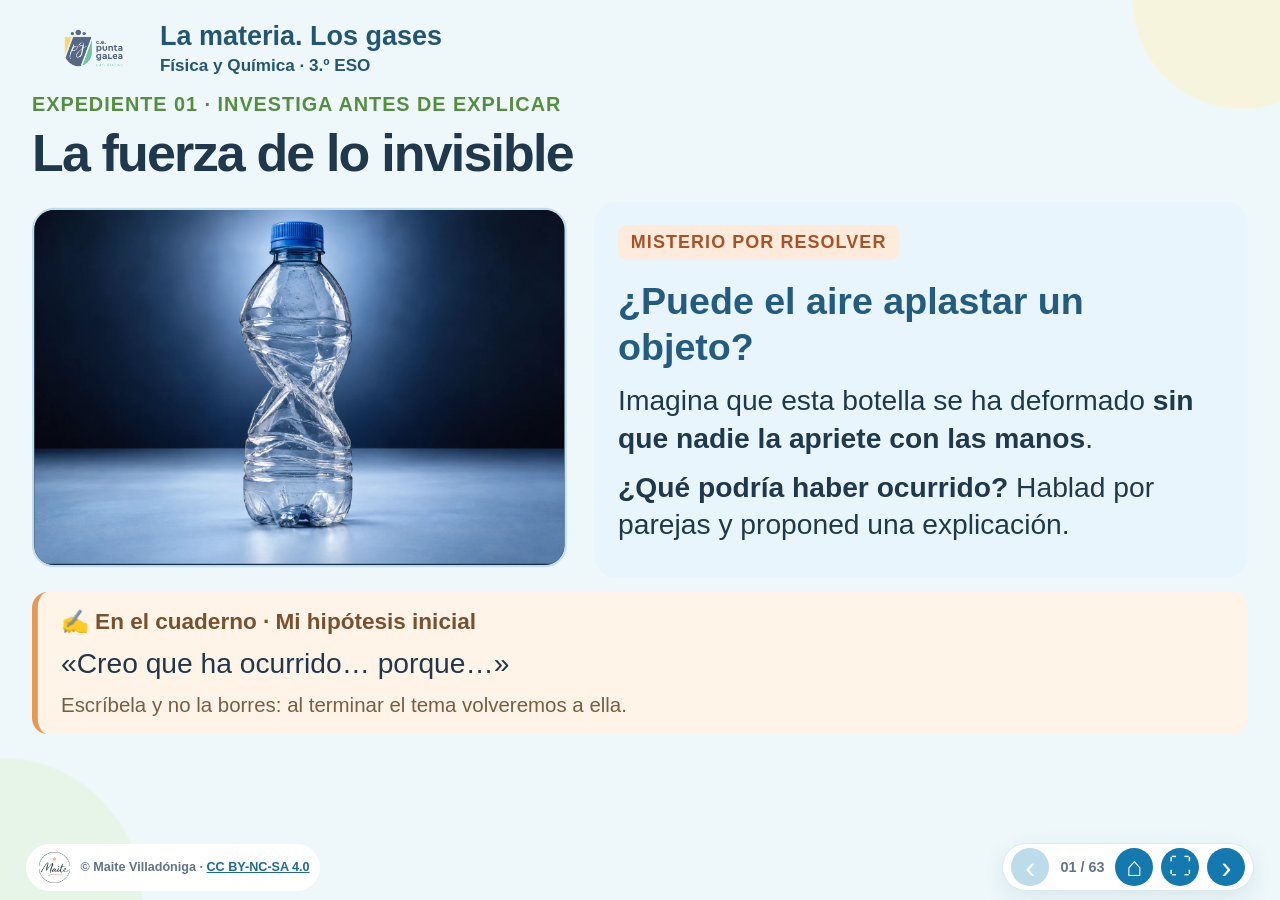
<file: Tema1/index.html>
<!doctype html><html lang="es"><head><meta charset="utf-8"><meta name="viewport" content="width=device-width,initial-scale=1"><meta name="theme-color" content="#edf7fa"><title>La materia. Los gases · FyQ 3.º ESO · Punta Galea</title><link rel="icon" href="assets/favicon-fisica_quimica.png"><link rel="stylesheet" href="style.css?v=28-gases-3eso"></head><body><div id="app" class="opening"><header class="mast"><img src="assets/logo-colegio.png" alt="Colegio Punta Galea" class="school"><span class="course"><strong>La materia. Los gases</strong><small>Física y Química · 3.º ESO</small></span></header><main id="stage" aria-live="polite"></main><footer class="foot"><div class="credit"><img src="assets/logo-maite-fisica_quimica.png" alt="Logo de Maite, Física y Química"><span>© Maite Villadóniga · <a href="https://creativecommons.org/licenses/by-nc-sa/4.0/deed.es" target="_blank" rel="noopener">CC BY-NC-SA 4.0</a></span></div><nav class="controls" aria-label="Navegación de diapositivas"><button id="prev" title="Anterior" aria-label="Anterior">‹</button><span id="counter">01 / 01</span><button id="home" title="Volver al índice" aria-label="Volver al índice">⌂</button><button id="fullscreen" title="Pantalla completa" aria-label="Pantalla completa">⛶</button><button id="next" title="Siguiente" aria-label="Siguiente">›</button></nav></footer></div><script src="app.js?v=29-recorte"></script></body></html>
</file>
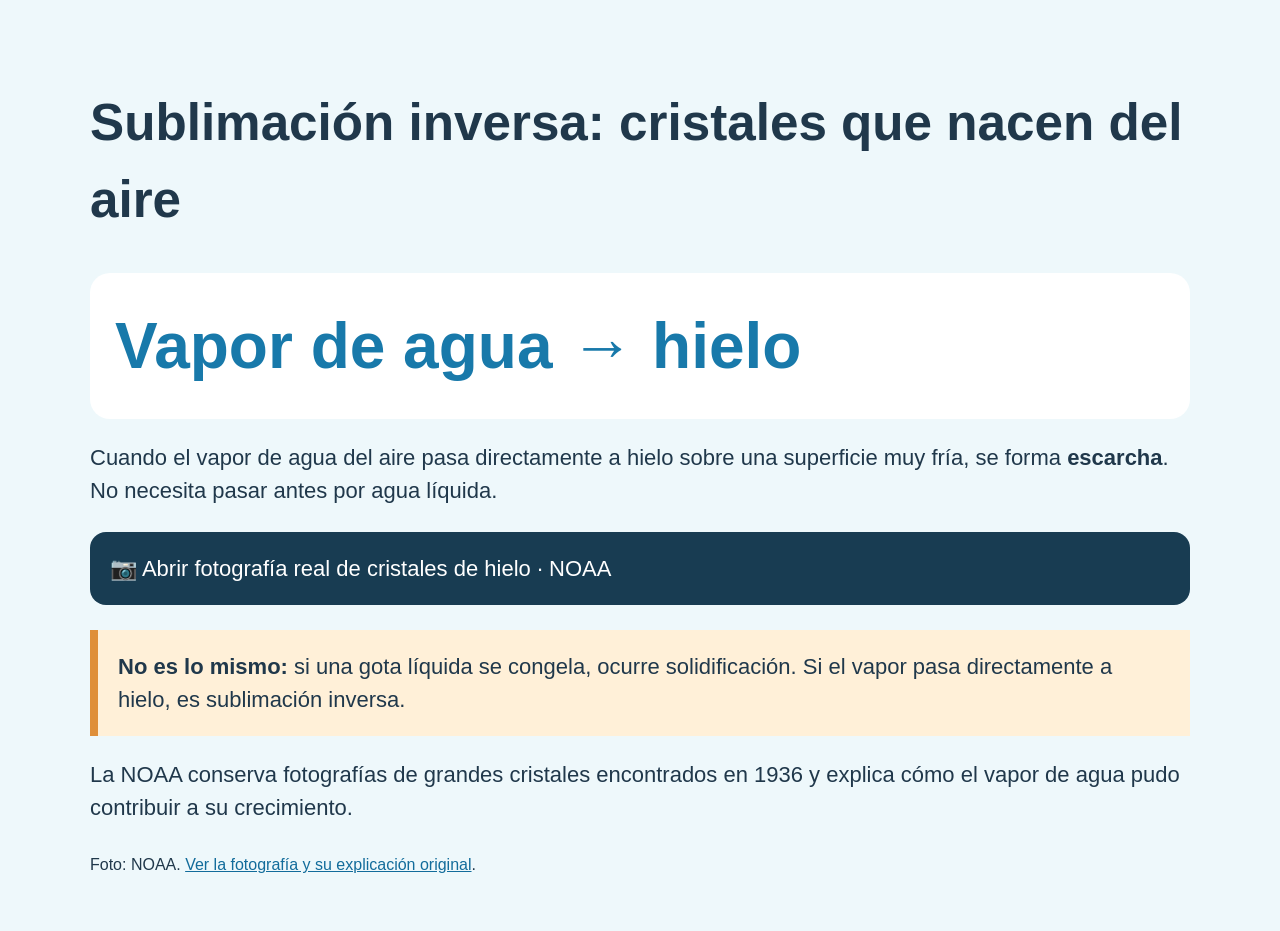
<file: Tema1/sublimacion-inversa.html>
<!doctype html><html lang="es"><meta charset="utf-8"><meta name="viewport" content="width=device-width,initial-scale=1"><title>Sublimación inversa · FyQ</title><style>body{font:22px/1.5 Arial;background:#eef8fb;color:#20384b;margin:0;padding:4vw}main{max-width:1100px;margin:auto}h1{font-size:clamp(32px,4vw,58px)}.path{font-size:clamp(30px,5vw,64px);font-weight:bold;color:#1879aa;padding:25px;background:white;border-radius:20px}a{color:#126c9b}.tip{background:#fff0d8;border-left:8px solid #df8f39;padding:20px}.media{display:block;padding:20px;background:#183c52;color:white;border-radius:16px;text-decoration:none;margin:25px 0}img{max-width:100%;max-height:45vh;object-fit:contain}iframe{width:100%;aspect-ratio:16/9;border:0}small{font-size:16px}</style><main><h1>Sublimación inversa: cristales que nacen del aire</h1><div class="path">Vapor de agua → hielo</div><p>Cuando el vapor de agua del aire pasa directamente a hielo sobre una superficie muy fría, se forma <strong>escarcha</strong>. No necesita pasar antes por agua líquida.</p><a class="media" href="https://www.noaa.gov/sites/default/files/styles/default_width_856/public/2024-01/IceCrystal4AndThreeQuarterInchesInDiameter_28Feb1936_CC.jpg?h=ebfcafff&itok=TjOR7QWC" target="_blank" rel="noopener">📷 Abrir fotografía real de cristales de hielo · NOAA</a><div class="tip"><strong>No es lo mismo:</strong> si una gota líquida se congela, ocurre solidificación. Si el vapor pasa directamente a hielo, es sublimación inversa.</div><p>La NOAA conserva fotografías de grandes cristales encontrados en 1936 y explica cómo el vapor de agua pudo contribuir a su crecimiento.</p><small>Foto: NOAA. <a href="https://www.noaa.gov/heritage/stories/friday-find-supersized-ice-crystals" target="_blank">Ver la fotografía y su explicación original</a>.</small></main></html>
</file>
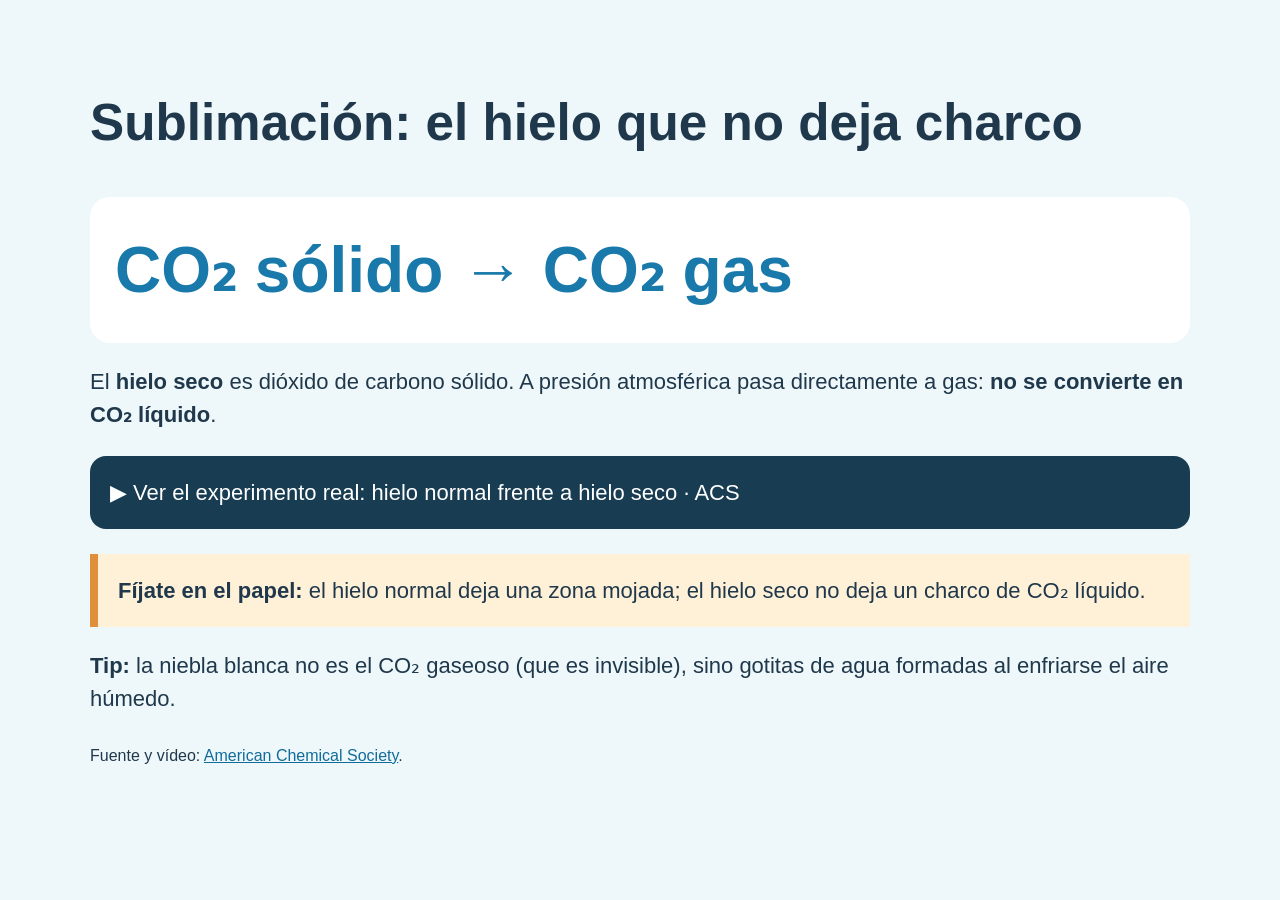
<file: Tema1/sublimacion.html>
<!doctype html><html lang="es"><meta charset="utf-8"><meta name="viewport" content="width=device-width,initial-scale=1"><title>Sublimación · FyQ</title><style>body{font:22px/1.5 Arial;background:#eef8fb;color:#20384b;margin:0;padding:4vw}main{max-width:1100px;margin:auto}h1{font-size:clamp(32px,4vw,58px)}.path{font-size:clamp(30px,5vw,64px);font-weight:bold;color:#1879aa;padding:25px;background:white;border-radius:20px}a{color:#126c9b}.tip{background:#fff0d8;border-left:8px solid #df8f39;padding:20px}.media{display:block;padding:20px;background:#183c52;color:white;border-radius:16px;text-decoration:none;margin:25px 0}img{max-width:100%;max-height:45vh;object-fit:contain}iframe{width:100%;aspect-ratio:16/9;border:0}small{font-size:16px}</style><main><h1>Sublimación: el hielo que no deja charco</h1><div class="path">CO₂ sólido → CO₂ gas</div><p>El <strong>hielo seco</strong> es dióxido de carbono sólido. A presión atmosférica pasa directamente a gas: <strong>no se convierte en CO₂ líquido</strong>.</p><a class="media" href="https://www.youtube.com/watch?v=5pug5BatA5Q" target="_blank" rel="noopener">▶ Ver el experimento real: hielo normal frente a hielo seco · ACS</a><div class="tip"><strong>Fíjate en el papel:</strong> el hielo normal deja una zona mojada; el hielo seco no deja un charco de CO₂ líquido.</div><p><strong>Tip:</strong> la niebla blanca no es el CO₂ gaseoso (que es invisible), sino gotitas de agua formadas al enfriarse el aire húmedo.</p><small>Fuente y vídeo: <a href="https://www.acs.org/middleschoolchemistry/simulations/chapter2/lesson5.html" target="_blank">American Chemical Society</a>.</small></main></html>
</file>
<file: Tema1/style.css>
:root{--bg:#eef8fb;--ink:#20384b;--muted:#617386;--blue:#1775aa;--orange:#e27d3e;--light:#fff;--border:#d5e5eb;--green:#5eaa72;--yellow:#f3c632;--purple:#9b78c4;--red:#e36b62}*{box-sizing:border-box}html,body{margin:0;min-height:100%;font-family:Arial,Helvetica,sans-serif;color:var(--ink);background:radial-gradient(circle at 97% 0,#f7f4de 0 7%,transparent 7.2%),radial-gradient(circle at 0 100%,#e6f5e7 0 9%,transparent 9.2%),var(--bg)}button,select,input{font:inherit}button{cursor:pointer}button:focus-visible,input:focus-visible,select:focus-visible{outline:3px solid #f8ac60;outline-offset:3px}#app{min-height:100vh;position:relative;padding:100px max(4vw,24px) 100px}.mast{position:fixed;top:22px;left:4vw;right:4vw;height:58px;display:flex;justify-content:space-between;align-items:center;z-index:10;pointer-events:none}.school{max-width:105px;max-height:57px;object-fit:contain;object-position:left center}.course{padding:8px 15px;background:#fff;border:1px solid #d1e2e7;border-radius:25px;box-shadow:0 2px 9px #28537210;color:#246e99;font-weight:700}.foot{position:fixed;bottom:12px;left:2vw;right:2vw;z-index:20;display:flex;justify-content:space-between;align-items:end;gap:12px;pointer-events:none}.credit,.controls{pointer-events:auto;display:flex;align-items:center;background:#fff;border:1px solid #d9e9ed;border-radius:30px;box-shadow:0 8px 25px #234b5b18;padding:6px 10px}.credit{font-size:.83rem;color:var(--muted);font-weight:700;gap:8px}.credit img{width:37px;height:37px;object-fit:contain}.credit a{color:#1d6b91}.controls{gap:8px}.controls button{width:42px;height:42px;border:0;border-radius:50%;background:#1379af;color:white;font-size:1.7rem;line-height:1;display:grid;place-items:center}.controls button:disabled{background:#bddce9;cursor:default}.controls #fullscreen{font-size:1.25rem}.controls #home{font-size:1.5rem}.controls #counter{font-size:.8rem;font-weight:800;color:var(--muted);white-space:nowrap;padding:0 3px}#stage{max-width:1260px;margin:0 auto;min-height:calc(100vh - 200px)}.slide{min-height:calc(100vh - 205px);animation:appear .24s ease-out}.slide h1{font-size:clamp(2.5rem,5.5vw,4.6rem);letter-spacing:-.045em;line-height:1.04;margin:7px 0 25px}.slide h2{font-size:clamp(2.1rem,4.1vw,3.35rem);line-height:1.1;letter-spacing:-.035em;margin:8px 0 20px}.slide h3{font-size:clamp(1.22rem,2.1vw,1.6rem);margin:0 0 12px}.slide p{font-size:clamp(1.1rem,1.75vw,1.35rem);line-height:1.48;margin:8px 0 18px}.slide .small{font-size:1rem;color:var(--muted)}.kicker{font-size:.84rem;text-transform:uppercase;letter-spacing:.1em;font-weight:850;color:#548f41;margin:0 0 6px}.slide-title{max-width:1180px}.two{display:grid;grid-template-columns:1fr 1fr;gap:22px;align-items:stretch}.three{display:grid;grid-template-columns:repeat(3,1fr);gap:18px}.panel{background:#fff;border:1px solid var(--border);border-radius:16px;padding:clamp(18px,2vw,28px);box-shadow:0 7px 20px #3656660e}.panel.emphasis{border-left:6px solid var(--orange)}.panel.blue{border-left:6px solid var(--blue)}.panel.green{border-left:6px solid var(--green)}.panel.yellow{border-left:6px solid var(--yellow)}.panel.purple{border-left:6px solid var(--purple)}.panel.red{border-left:6px solid var(--red)}.panel p:last-child{margin-bottom:0}.large{font-size:clamp(1.35rem,2.3vw,2rem)!important;line-height:1.42!important}.hero-text{font-size:clamp(1.55rem,3vw,2.5rem)!important;line-height:1.42!important}.center{text-align:center}.space{min-height:95px}.big-space{min-height:180px}.discuss{background:#f8fcfe;border:2px dashed #b8d5e2;border-radius:18px;padding:25px;margin-top:22px}.discuss h3{color:#326e90}.discuss p{font-size:1.1rem}.tag{font-weight:800;font-size:.84rem;letter-spacing:.06em;text-transform:uppercase;color:#a75327;background:#ffebdc;padding:6px 11px;border-radius:8px;display:inline-block;margin-bottom:14px}.formula{font-family:Georgia,'Times New Roman',serif;font-size:clamp(1.7rem,3vw,2.65rem);font-weight:bold;color:#1c5e80;background:#ecf7fb;border-radius:12px;padding:12px 20px;display:inline-block;margin:10px 0}.btn{border:0;border-radius:10px;padding:11px 18px;background:#1879ac;color:#fff;font-weight:750;font-size:1rem}.btn.alt{background:#fff;color:#155d80;border:1px solid #9bc7dc}.btn.orange{background:#d77838}.btn-row{display:flex;gap:10px;flex-wrap:wrap;margin:15px 0}.answer{display:none;background:#f0f9f6;border-left:5px solid #64ab83;border-radius:10px;padding:15px 20px;margin:15px 0}.answer.visible{display:block}.answer p{font-size:1.08rem}.words{display:flex;gap:10px;flex-wrap:wrap}.words button{background:#fff;border:2px solid #aed2e2;border-radius:10px;padding:9px 14px;font-weight:bold;color:#215d7c}.blank{min-width:105px;display:inline-flex;justify-content:center;border-bottom:3px solid #4397bb;margin:0 4px;color:#1778a8;font-weight:bold;cursor:pointer}.blank.filled{border-bottom-color:#69a981}.quiz-row{display:flex;align-items:center;justify-content:space-between;gap:15px;background:#fff;border:1px solid var(--border);border-radius:12px;padding:13px 18px;margin:10px 0;font-size:1.12rem}.quiz-row .btn-row{margin:0}.quiz-row button{padding:8px 11px}.quiz-row .selected{background:#e5f4fa;color:#135a7d;border:2px solid #4c9fc1}.feedback{font-weight:800;color:#a84e3d;min-height:25px}.feedback.ok{color:#20764e}.diagram{background:#fff;border:1px solid var(--border);border-radius:16px;width:100%;min-height:240px;padding:12px;display:grid;place-items:center}.diagram svg{display:block;width:100%;height:auto;max-height:400px}.tiny{font-size:.93rem!important;color:var(--muted)}.step{display:flex;align-items:center;gap:13px;background:white;border:1px solid var(--border);border-radius:12px;padding:14px;margin:10px 0;font-size:1.2rem}.step b{display:grid;place-items:center;border-radius:50%;background:#f9e2cf;color:#ad5b2e;width:36px;height:36px;flex:none}.step p{margin:0;font-size:1.12rem}.note{background:#fff7e9;border-left:5px solid #e5ae4f;padding:13px 18px;border-radius:9px;font-size:1.06rem}.index h1{margin-bottom:8px}.index-intro{display:flex;justify-content:space-between;gap:30px;align-items:end;margin-bottom:20px}.index-intro p{max-width:520px;font-size:1.05rem;font-weight:650;color:var(--muted)}.index-grid{display:grid;grid-template-columns:1fr 1fr;gap:10px}.index-card{border:1px solid var(--border);border-left:6px solid var(--blue);border-radius:12px;background:#fff;padding:20px;min-height:108px;text-align:left;box-shadow:0 8px 16px #1b455c16;display:flex;gap:14px;align-items:center;color:var(--ink);width:100%}.index-card:hover{transform:translateY(-2px);box-shadow:0 12px 20px #1b455c20}.index-card b{font-size:1.13rem;display:block}.index-card small{font-size:.85rem;color:var(--muted);font-weight:650}.index-card .icon{font-size:1.6rem}.inline-logo{height:48px;width:48px;object-fit:contain;vertical-align:middle;margin-left:10px}.print-lesson{margin-top:22px}.split-title{background:#fff;border-left:7px solid var(--orange);padding:18px 24px;border-radius:16px}.split-title h1{margin:0}.progress{height:13px;background:#dce9ef;border-radius:20px;overflow:hidden}.progress i{display:block;height:100%;background:#e27d3e;width:0}.axis-label{fill:#345772;font-size:17px;font-family:Arial}.formula-list{display:flex;flex-wrap:wrap;gap:10px}.number{font-size:4.5rem;font-weight:850;color:#d37c43}.particle-box{min-height:240px}.particles{display:grid;grid-template-columns:repeat(5,1fr);gap:9px;align-content:end;justify-items:center;height:160px}.particles i{width:17px;height:17px;border-radius:50%;background:#e99052;box-shadow:0 2px 5px #d9783760}.particles.liquid{gap:13px}.particles.gas{align-content:space-around}.particles.gas i:nth-child(odd){transform:translate(12px,-9px)}canvas{width:100%;height:auto;border-radius:13px;background:#e7f5fb}.mini-input{width:95px;border:2px solid #91bcd0;border-radius:8px;padding:5px 7px}.select{padding:8px;border:2px solid #a8c9d9;border-radius:9px;background:white}.piston-track{width:175px;height:200px;border:5px solid #679cb9;border-top:0;border-radius:0 0 14px 14px;position:relative;margin:auto;background:#eef9ff}.piston-head{position:absolute;height:12px;background:#e27d3e;left:-3px;right:-3px;top:38%;transition:top .2s}.piston-head:before{content:'';position:absolute;height:60px;width:8px;background:#e27d3e;bottom:100%;left:50%;transform:translateX(-50%)}.piston-dots{position:absolute;bottom:12px;left:12px;right:12px;height:55px;background:radial-gradient(circle,#e98542 0 5px,transparent 6px) 0 0/35px 30px}.piston-control{width:100%;accent-color:#e27d3e}input[type=range]{accent-color:#e27d3e}.diagram-select{display:flex;gap:20px;flex-wrap:wrap;justify-content:center}.diagram-select button{background:white;border:2px solid #bdd6e4;border-radius:10px;padding:12px 20px;color:#1b607f;font-size:1.2rem;font-weight:750}.diagram-select button.selected{background:#207baa;color:white}.screen-bottom{margin-top:24px}.lesson-ref{font-size:1.1rem;color:#476c82;background:#e4f2f8;border-radius:10px;padding:11px 15px;display:inline-block}.label-grid{display:grid;grid-template-columns:repeat(3,1fr);gap:15px}.label-grid div{background:#fff;border:1px solid var(--border);border-radius:14px;padding:20px;text-align:center}.label-grid b{display:block;font-size:1.4rem}.label-grid span{font-size:1rem;color:var(--muted)}@keyframes appear{from{opacity:.3;transform:translateY(5px)}to{opacity:1;transform:none}}@media(max-width:800px){#app{padding:105px 4vw 115px}.two,.three,.index-grid{grid-template-columns:1fr}.index-intro{display:block}.slide{min-height:auto}.credit span{display:none}.quiz-row{display:block}.quiz-row .btn-row{margin-top:9px}}@media(max-width:520px){#app{padding-top:100px}.mast{top:14px}.school{max-width:70px}.course{font-size:.74rem;padding:6px}.slide h1{font-size:2.4rem}.slide h2{font-size:2rem}.foot{bottom:7px}.controls{gap:3px;padding:5px}.controls button{width:35px;height:35px}.credit{padding:3px}.credit img{width:34px;height:34px}.panel{padding:17px}.index-card{min-height:88px;padding:13px}.label-grid{grid-template-columns:1fr}}@media(prefers-reduced-motion:reduce){*,*:before,*:after{animation-duration:.001ms!important;scroll-behavior:auto!important}}
/* Una diapositiva completa dentro de la ventana de proyección. */
html,body{height:100%;overflow:hidden}#app{height:100dvh;min-height:0;padding-top:91px;padding-bottom:75px;overflow:hidden}#stage{height:calc(100dvh - 166px);min-height:0;overflow:hidden}.slide{min-height:0;height:auto}.slide.fit-tight .big-space{min-height:30px}.slide.fit-tight .space{min-height:20px}.slide.fit-tight .panel{padding:16px}.slide.fit-tight .discuss{margin-top:12px;padding:15px}.slide.fit-tight h1{margin-bottom:13px}.slide.fit-tight h2{margin-bottom:12px}.slide.fit-tight p{margin-bottom:10px}.slide.fit-tight .index-card{min-height:80px;padding:14px}.slide.fit-tight .index-intro{margin-bottom:10px}.slide.fit-tight .quiz-row{margin:5px 0;padding:9px 12px}@media(max-width:800px){#app{padding-top:85px;padding-bottom:65px}#stage{height:calc(100dvh - 150px)}}

.states-mindmap{max-width:1200px;margin:auto}.mindmap-center{width:max-content;max-width:95%;margin:0 auto;padding:9px 24px;border-radius:30px;background:#e8f4fa;border:2px solid #8db8ce;font-weight:850;color:#246482;font-size:1.05rem;text-align:center}.mindmap-art{display:block;width:100%;height:175px;object-fit:contain;margin:2px auto 0}.mindmap-links{display:block;width:100%;height:30px}.mindmap-branches{display:grid;grid-template-columns:repeat(3,1fr);gap:18px}.mindmap-node{border:2px solid #bfdce9;border-top:5px solid #438fb7;background:white;border-radius:15px;padding:15px 17px;box-shadow:0 6px 16px #355a7010}.mindmap-node h3{font-size:1.15rem;letter-spacing:.045em;color:#266286;text-align:center;margin:0 0 10px}.mindmap-node ul{margin:0;padding-left:20px}.mindmap-node li{font-size:1.02rem;line-height:1.35;margin:7px 0}.liquid-node{border-top-color:#579dba}.gas-node{border-top-color:#de9047}.gas-node h3{color:#aa652b}.slide.fit-tight .mindmap-art{height:140px}.slide.fit-tight .mindmap-node{padding:10px 13px}.slide.fit-tight .mindmap-node li{margin:5px 0}@media(max-width:800px){.mindmap-branches{gap:8px}.mindmap-node{padding:10px}.mindmap-node li{font-size:.94rem}.mindmap-art{height:130px}}
.state-photo-figure{margin:0 auto;width:100%;max-width:510px}.state-photo{width:100%;aspect-ratio:3/2;background-size:200% 200%;border-radius:18px;border:2px solid #c5dde9;box-shadow:0 8px 24px #274d641c}.state-photo-figure figcaption{font-size:1.05rem;margin-top:12px;font-weight:700;color:#2d5e79;line-height:1.35}.state-photo-figure figcaption span{display:block;font-size:.78rem;color:#657d8f;font-weight:400;margin-top:4px}.state-properties{padding-left:25px;margin:5px 0}.state-properties li{font-size:clamp(1.15rem,1.8vw,1.5rem);line-height:1.38;margin:15px 0}.four-states{display:grid;grid-template-columns:repeat(4,1fr);gap:16px;margin-top:25px}.four-states>div{padding:18px;background:white;border:1px solid #cfe4ee;border-radius:16px;text-align:center;font-size:2.5rem}.four-states b{display:block;font-size:1.35rem;margin:8px 0}.four-states span{display:block;font-size:1rem;color:#597186}.slide.fit-tight .state-properties li{margin:10px 0}.slide.fit-tight .state-photo-figure{max-width:450px}@media(max-width:800px){.four-states{grid-template-columns:repeat(2,1fr)}.state-photo-figure{max-width:350px}.state-properties li{font-size:1.1rem;margin:9px 0}}
.matter-image{margin:0}.matter-image img{display:block;width:100%;max-height:330px;object-fit:contain;border-radius:18px}.matter-image figcaption{font-size:1rem;margin-top:9px;color:#486c82}.tree-figure{background:#fff;border-radius:18px;border:1px solid #d3e4ed;padding:10px}.tree-svg{display:block;width:100%;max-height:430px}.situations{display:grid;gap:10px}.situation-row{display:grid;grid-template-columns:48px 1fr auto;align-items:center;gap:12px;padding:12px 16px;background:white;border:1px solid #c9e1ec;border-radius:13px}.situation-row p{margin:0;font-size:1.13rem}.situation-icon{font-size:2rem}.situation-revealed{background:#e5f5ec!important;color:#287147!important}.conversion-examples{margin-top:15px}.conversion-number{font-size:1.5rem!important;font-weight:800;color:#246485}.pressure-equivalences{display:flex;flex-direction:column;gap:10px;font-size:clamp(1.1rem,1.9vw,1.5rem)}.conversion-label{display:block;margin-top:16px;margin-bottom:7px}.conversion-input{width:150px;max-width:100%;padding:10px;border:2px solid #90bad0;border-radius:10px}.conversion-work{min-height:100px}.conversion-equation{font-size:1.7rem!important;font-weight:750;color:#256889}.conversion-practice{margin-top:15px}.conversion-practice[hidden]{display:none}.conversion-practice label{display:block;margin-bottom:9px}.factor-expression{display:flex;gap:12px;align-items:center;flex-wrap:wrap;font-size:1.35rem;font-weight:700;color:#266380}.fraction{display:inline-flex;flex-direction:column;text-align:center;line-height:1.4}.fraction>span:first-child{border-bottom:2px solid #2a6d8e;padding:3px 9px}.fraction>span:last-child{padding:3px 9px}.factor-expression s{text-decoration-color:#dc7652;text-decoration-thickness:2px}.slide.fit-tight .situation-row{padding:8px 12px}.slide.fit-tight .conversion-label{margin-top:10px}@media(max-width:800px){.situation-row{grid-template-columns:35px 1fr}.situation-row button{grid-column:2}.tree-svg{max-height:none}.factor-expression{font-size:1.1rem}}

/* Árbol de propiedades: texto exacto e ilustraciones tridimensionales. */
.property-tree{--branch:#72a8c1;width:100%;max-width:1200px;margin:auto}.property-root{width:max-content;max-width:90%;margin:auto;padding:10px 30px;border:2px solid #78abc3;background:#e4f3fa;border-radius:18px;color:#215a79;font-size:1.2rem;font-weight:800;text-align:center}.property-branches{height:29px;position:relative;display:grid;grid-template-columns:repeat(3,1fr)}.property-branches:before{content:"";position:absolute;left:16.666%;right:16.666%;top:14px;height:2px;background:var(--branch)}.property-branches:after{content:"";position:absolute;left:50%;top:0;height:16px;width:2px;background:var(--branch)}.property-branches i{position:relative}.property-branches i:after{content:"";position:absolute;left:50%;top:14px;height:15px;width:2px;background:var(--branch)}.property-leaves{display:grid;grid-template-columns:repeat(3,minmax(0,1fr));gap:14px}.property-leaf{border:1px solid #c8e0ec;border-top:4px solid #73b4d1;border-radius:17px;overflow:hidden;background:#f6fbfe;box-shadow:0 5px 12px #2c61700d}.property-leaf:nth-child(3){border-top-color:#e8a268}.property-leaf h3{margin:0;padding:12px 10px 8px;text-align:center;font-size:1.2rem;color:#245b78;line-height:1.2}.property-description{padding:0 15px;min-height:132px}.property-description p{font-size:1.08rem;line-height:1.3;margin:7px 0}.property-art{width:180px;max-width:100%;height:180px;margin:0 auto;background-image:url('assets/propiedades-3d.webp');background-size:300% 100%;background-repeat:no-repeat;background-position:left center}.art-volume{background-position:center center}.art-compression{background-position:right center}.property-leaf .property-caption{margin:0;padding:8px 10px 10px;text-align:center;font-size:.87rem;line-height:1.25;color:#416b82;font-weight:700}.slide.fit-tight .property-description{min-height:121px}.slide.fit-tight .property-art{width:155px;height:155px}@media(max-width:800px){.property-leaves{gap:7px}.property-leaf h3{font-size:1rem}.property-description{padding:0 8px;min-height:155px}.property-description p{font-size:.94rem}.property-art{width:115px;height:115px}.property-root{font-size:1rem}}
.conditions-definition{padding:16px 22px;border-left:5px solid #e99c65;border-radius:16px;background:#fff6ed}.conditions-definition p{font-size:clamp(1.3rem,2vw,1.8rem);margin:0 0 8px;line-height:1.35}.conditions-art{position:relative;max-width:900px;margin:12px auto}.conditions-art img{width:100%;height:210px;object-fit:contain;display:block;border-radius:20px}.conditions-labels{display:flex;justify-content:space-around;gap:20px;font-size:1.1rem;font-weight:800;color:#2d6886;margin-top:5px}.properties-infographic{max-width:1250px;margin:auto}.infographic-band{display:flex;align-items:center;justify-content:space-between;padding:13px 20px;background:#225b7b;color:white;border-radius:16px 16px 0 0;font-size:1.2rem;font-weight:750}.infographic-band small{font-size:.86rem;font-weight:400;color:#e1f4ff}.infographic-columns{display:grid;grid-template-columns:repeat(3,minmax(0,1fr));gap:12px;padding:12px;background:#eaf6fc;border-radius:0 0 18px 18px}.infographic-card{border-radius:15px;background:white;overflow:hidden;border:1px solid #c4ddea;display:flex;flex-direction:column}.infographic-heading{display:flex;align-items:center;gap:12px;padding:13px 14px;background:#dceff9;min-height:73px}.infographic-card:nth-child(2) .infographic-heading{background:#edf0fc}.infographic-card:nth-child(3) .infographic-heading{background:#ffead8}.infographic-heading>b{font-size:1.9rem;color:#417e9e;font-weight:800}.infographic-heading h3{font-size:1.25rem;line-height:1.15;margin:0;color:#214b65}.infographic-card .property-art{width:165px;height:165px}.infographic-text{padding:0 15px;flex:1}.infographic-text p{font-size:1.05rem;line-height:1.3;margin:8px 0}.infographic-example{margin:9px 12px 12px;padding:9px;background:#f0f8fc;border-radius:10px;color:#2c607e;font-size:.94rem;line-height:1.3;font-weight:600}.temperature-formulas{display:grid;grid-template-columns:1fr 1fr;gap:36px;margin:18px 0 4px}.temperature-formulas>div{background:white;border:1px solid #d5e5ee;border-radius:15px;padding:14px 20px}.temperature-formulas h3{font-size:1.13rem;color:#32637b;margin:0 0 12px}.temperature-formulas .formula{display:block;font-size:clamp(1.3rem,2vw,1.8rem);margin:0;text-align:center}.pressure-factor-examples{margin:14px 0}.pressure-factor-examples .panel{padding:14px}.pressure-factor-examples .factor-expression{font-size:1.08rem;gap:8px;justify-content:center;flex-wrap:nowrap}.pressure-factor-examples .conversion-number{text-align:center;font-size:1.3rem!important;margin:15px 0 0}.tcm-infographic{margin:0;text-align:center}.tcm-infographic img{display:block;margin:auto;max-width:100%;width:auto;max-height:calc(100dvh - 255px);object-fit:contain}.property-games{max-width:1120px;margin:auto;background:white;border:1px solid #cbe0ec;border-radius:20px;padding:18px 22px}.game-toolbar{display:flex;justify-content:space-between;color:#2e6c8c;font-weight:750;border-bottom:1px solid #dcebf3;padding:0 0 11px;font-size:1rem}.game-title{font-size:1.45rem;color:#285f7d;margin:15px 0}.game-layout{display:grid;grid-template-columns:32% 1fr;gap:24px;align-items:center;min-height:270px}.game-visual{background:#f2f9fd;border-radius:18px;padding:10px;display:grid;place-items:center}.game-visual .property-art{height:220px;width:220px;max-width:100%}.game-prompt{font-size:1.2rem!important;line-height:1.35}.game-options{display:grid;gap:9px;margin:15px 0}.game-option{border:2px solid #c2dce9;border-radius:12px;padding:11px 15px;background:#f8fcff;color:#214b63;font-size:1.03rem;text-align:left;cursor:pointer}.game-option.selected{background:#dff0fc;border-color:#327caa;font-weight:750}.game-fill{display:grid;gap:13px;margin:20px 0}.game-fill label{font-size:1.17rem;line-height:1.8}.game-fill input{max-width:190px;width:42%;padding:7px 10px;border:2px solid #98bfd4;border-radius:9px;font-size:1rem;color:#244e69;background:#fbfdff}.game-feedback{font-size:1.02rem!important;line-height:1.35;min-height:28px;margin:12px 0 0!important}.game-feedback.ok{color:#287047}.game-feedback.review{color:#95531c}.game-nav{display:flex;justify-content:space-between;gap:15px;border-top:1px solid #dcebf3;margin-top:14px;padding-top:12px}.game-syringe svg{width:100%;height:auto;max-height:190px}.game-syringe label{display:block;font-size:1rem}.game-syringe input{width:100%;display:block;margin:10px 0}.game-syringe p{font-size:.9rem;margin:6px 0;text-align:center}.game-example-art{font-size:3.3rem;line-height:1.4}.game-result{text-align:center;padding:15px}.game-result-list{display:grid;grid-template-columns:1fr 1fr;gap:9px;margin:18px 0}.game-result-list button{font-size:.96rem}.slide.fit-tight .infographic-card .property-art{width:145px;height:145px}.slide.fit-tight .infographic-heading{min-height:62px;padding:10px}.slide.fit-tight .property-games{padding:13px 18px}.slide.fit-tight .game-layout{min-height:240px}.slide.fit-tight .game-title{margin:12px 0}.slide.fit-tight .game-option{padding:8px 12px}@media(max-width:800px){.temperature-formulas{gap:16px}.infographic-band small{display:none}.infographic-columns{gap:6px;padding:7px}.infographic-heading{padding:7px;gap:6px}.infographic-heading h3{font-size:1rem}.infographic-heading>b{font-size:1.3rem}.infographic-text{padding:0 8px}.infographic-text p{font-size:.92rem}.infographic-example{margin:6px;padding:6px;font-size:.83rem}.infographic-card .property-art{width:120px;height:120px}.game-layout{grid-template-columns:28% 1fr;gap:13px}.game-visual .property-art{width:140px;height:140px}.conditions-art img{height:160px}.pressure-factor-examples{grid-template-columns:repeat(3,1fr)}.pressure-factor-examples .factor-expression{flex-wrap:wrap}.pressure-factor-examples h3{font-size:1.1rem}}

.mystery-intro{display:grid;grid-template-columns:38% 1fr;gap:24px;align-items:center}.mystery-intro figure{margin:0}.mystery-intro img{width:100%;height:220px;object-fit:cover;border-radius:19px;border:2px solid #c2ddea}.mystery-intro figcaption{font-size:.77rem;text-align:center;color:#607a8d;margin-top:5px}.mystery-question{background:#e9f5fc;border-radius:18px;padding:20px}.mystery-question h3{font-size:1.8rem;line-height:1.2;margin:10px 0;color:#235c7e}.mystery-question p{font-size:1.15rem;line-height:1.35;margin:9px 0}.mystery-clues{padding:12px 16px;margin:12px 0;background:white;border:1px solid #cddfea;border-radius:14px}.mystery-clues .btn{font-size:.98rem;padding:9px 14px}.mystery-clues p{font-size:1rem;margin:10px 0 0;min-height:30px}.mystery-clues .selected{background:#d9eefb;border-color:#397ba2}.mystery-return{display:grid;grid-template-columns:27% 1fr;gap:22px;align-items:center}.mystery-return>img{width:100%;height:170px;object-fit:cover;border-radius:16px}.mystery-return h3{font-size:1.4rem;margin:0 0 10px;color:#285b79}.mystery-return p{font-size:1.08rem;line-height:1.35}.slide.fit-tight .mystery-intro img{height:190px}.slide.fit-tight .mystery-question{padding:15px}.slide.fit-tight .mystery-question h3{font-size:1.6rem}.slide.fit-tight .mystery-clues{margin:9px 0;padding:9px 13px}@media(max-width:800px){.mystery-intro{grid-template-columns:35% 1fr;gap:14px}.mystery-question h3{font-size:1.4rem}.mystery-question p{font-size:1rem}.mystery-intro img{height:180px}.hypothesis-actions{flex-wrap:wrap;gap:7px}}

/* Proyección: botella completa y tarea en el cuaderno. */
.mystery-intro{grid-template-columns:44% 1fr;gap:24px}.mystery-intro img{height:310px;object-fit:contain;background:#142b43}.mystery-return{grid-template-columns:32% 1fr}.mystery-return>img{height:250px;object-fit:contain;background:#142b43}.notebook-hypothesis{margin:12px 0 0;padding:14px 20px;border-left:5px solid #e59956;background:#fff4e7;border-radius:14px}.notebook-hypothesis>strong{display:block;font-size:1.08rem;color:#79512e}.notebook-hypothesis p{font-size:1.2rem;margin:9px 0;line-height:1.3}.notebook-hypothesis span{font-size:.98rem;color:#795e44}.return-notebook{padding:12px 16px;background:#eaf5fb;border-radius:12px}.slide.fit-tight .mystery-intro img{height:275px;object-fit:contain}.slide.fit-tight .mystery-return>img{height:220px;object-fit:contain}@media(max-width:800px){.mystery-intro{grid-template-columns:40% 1fr;gap:14px}.mystery-intro img{height:240px;object-fit:contain}.slide.fit-tight .mystery-intro img{height:220px}.mystery-return>img{height:220px}}

.condition-comparisons{display:grid;grid-template-columns:1fr 1fr;gap:18px;margin:14px 0}.condition-card{border:1px solid #c8e1ee;border-radius:18px;background:#fff;overflow:hidden}.condition-card>h3{margin:0;padding:12px 16px;background:#e0f1fa;font-size:1.25rem;color:#285d7b}.pressure-card>h3{background:#ffeddb}.landscape-comparison{margin:0;background:#f0f7fb;height:190px;display:grid;place-items:center}.landscape-comparison img{width:100%;height:100%;max-height:190px;object-fit:contain;display:block}.syringe-comparison{display:grid;grid-template-columns:1fr 1fr;gap:2px;height:190px;align-items:center;padding:0 7px;background:#f3f8fb}.syringe-comparison svg{width:100%;height:auto;display:block}.condition-pair-labels{display:grid;grid-template-columns:1fr 1fr;gap:8px;padding:12px 8px;text-align:center}.condition-pair-labels strong{display:block;font-size:1.05rem;color:#285d7b}.condition-pair-labels span{display:block;margin-top:5px;font-size:1rem;color:#4a667b}.condition-card .condition-explanation{margin:0;padding:9px 13px 12px;border-top:1px solid #dfebf2;text-align:center;font-size:1rem;line-height:1.3;color:#35586f}.conditions-prompt{padding:12px 16px;border-radius:12px;background:#eaf5fb;font-size:1.12rem;line-height:1.35}.pressure-model-note{font-size:.85rem!important;margin-top:9px!important}.slide.fit-tight .condition-comparisons{margin:10px 0}.slide.fit-tight .landscape-comparison,.slide.fit-tight .syringe-comparison{height:170px}.slide.fit-tight .landscape-comparison img{max-height:170px}@media(max-width:800px){.condition-comparisons{gap:10px}.condition-card>h3{font-size:1.05rem;padding:10px}.landscape-comparison,.syringe-comparison{height:140px}.landscape-comparison img{max-height:140px}.condition-pair-labels strong{font-size:.94rem}.condition-pair-labels span,.condition-card .condition-explanation{font-size:.9rem}.slide.fit-tight .landscape-comparison,.slide.fit-tight .syringe-comparison{height:130px}}

/* Presentación en clase: el contenido ocupa la pantalla; marcas solo al abrir. */
html{font-size:18px}#app{padding:18px max(2.5vw,18px) 64px}#stage{height:calc(100dvh - 82px);max-width:none}.mast[hidden],.credit img[hidden]{display:none!important}.opening{padding-top:94px!important}.opening #stage{height:calc(100dvh - 158px)}.mast{justify-content:flex-start;gap:24px;top:18px;height:60px}.course{background:none;border:0;box-shadow:none;border-radius:0;padding:0;color:#245674}.course strong{font-size:1.5rem;display:block}.course small{font-size:.95rem;display:block;margin-top:4px}.inline-logo{display:none}.foot{bottom:9px;align-items:center}.credit{font-size:.7rem;background:transparent;border:0;box-shadow:none;padding:3px;gap:8px}.opening .credit{background:white;padding:5px 10px}.controls{padding:4px 8px}.controls button{width:38px;height:38px}.slide-title{max-width:none}.slide h2{font-size:clamp(2rem,3.5vw,3rem);margin:6px 0 18px}.kicker{font-size:.95rem;letter-spacing:.05em}.chapter-start .kicker{color:#146c98;font-size:1.1rem}.slide p{font-size:clamp(1.2rem,1.9vw,1.55rem);line-height:1.35}.slide .small{font-size:1.08rem}.slide .tiny{font-size:1rem!important}.slide .answer p,.slide .step p,.slide .discuss p{font-size:1.2rem}.slide .note,.slide .quiz-row{font-size:1.2rem}.tag{font-size:.86rem;margin-bottom:7px}.index-card b{font-size:1.22rem}.index-card small{font-size:1rem}.index-card{padding:16px;min-height:94px}.index h1{font-size:clamp(2.8rem,4vw,4rem)}.index-intro p{font-size:1.15rem}.game-option{font-size:1.2rem}.game-prompt{font-size:1.4rem!important}.game-fill label{font-size:1.3rem}.game-fill input{font-size:1.15rem}.game-feedback{font-size:1.15rem!important}.game-title{font-size:1.65rem}.state-properties li{font-size:1.3rem!important}.tcm-infographic img{max-height:calc(100dvh - 200px)}
/* Una comparación con dos recorridos paralelos y rótulos de lectura inmediata. */
.conditions-definition{padding:12px 18px;display:flex;align-items:center;justify-content:space-between;gap:16px}.conditions-definition p{font-size:1.45rem;margin:0;line-height:1.25}.conditions-definition .tag{margin:0;white-space:nowrap;font-size:.75rem}.condition-comparisons{gap:22px;margin:14px 0}.condition-card{border:2px solid #d2e5ee;border-radius:19px}.condition-card>h3{font-size:1.4rem;padding:12px 16px;display:flex;align-items:center;gap:13px}.condition-number{font-size:1rem;padding:7px 8px;background:#fff;border-radius:9px;color:#417a9a}.pressure-card .condition-number{color:#a36435}.comparison-context{text-align:center;padding:9px 10px;font-size:1.05rem;color:#4b687b;background:#fbfdfe}.landscape-comparison,.slide.fit-tight .landscape-comparison{height:205px;background:#fff}.landscape-comparison img,.slide.fit-tight .landscape-comparison img{max-height:205px;object-fit:cover}.butane-comparison{height:205px;display:grid;place-items:center;background:#fffaf2;padding:0 6px}.butane-comparison svg{width:100%;height:100%;display:block}.condition-pair-labels{padding:10px;gap:12px}.condition-pair-labels>div{background:#eaf5fb;border-radius:11px;padding:8px}.pressure-card .condition-pair-labels>div{background:#fff2e3}.condition-pair-labels strong{font-size:1.12rem}.condition-pair-labels span{font-size:1.06rem;line-height:1.2}.condition-card .condition-explanation{font-size:1.1rem;padding:10px 14px;line-height:1.25}.conditions-prompt{font-size:1.25rem;text-align:center;padding:11px 14px;margin:0}
/* Sketchnote: dibujos generados; conceptos y ramas exactos en HTML y CSS. */
.sketch-summary{max-width:1500px;margin:auto}.sketch-root{text-align:center;width:max-content;max-width:100%;margin:auto;border:2px solid #295f7d;border-radius:50% 45% 48% 44% / 24% 22% 26% 28%;padding:12px 28px;background:#fff;font-size:1.3rem;font-weight:750}.sketch-branches{height:30px;position:relative;display:grid;grid-template-columns:repeat(3,1fr)}.sketch-branches:before{content:'';position:absolute;top:13px;left:16.66%;right:16.66%;border-top:2px solid #6894a8}.sketch-branches:after{content:'';position:absolute;top:0;height:14px;left:50%;border-left:2px solid #6894a8}.sketch-branches i:after{content:'';display:block;position:relative;top:13px;left:50%;height:17px;border-left:2px solid #6894a8}.sketch-columns{display:grid;grid-template-columns:repeat(3,minmax(0,1fr));gap:18px}.sketch-card{background:white;border:2px solid #b7d7e5;border-radius:19px 23px 17px 21px;overflow:hidden;display:flex;flex-direction:column}.sketch-card:nth-child(2){border-color:#c4c3df}.sketch-card:nth-child(3){border-color:#e5c49b}.sketch-card h3{padding:12px 13px;min-height:80px;display:flex;gap:13px;align-items:center;background:#eaf6fc;margin:0;font-size:1.35rem;line-height:1.1}.sketch-card:nth-child(2) h3{background:#f2f0fa}.sketch-card:nth-child(3) h3{background:#fff1de}.sketch-card h3 b{font-size:1.1rem;border:2px solid currentColor;transform:rotate(-5deg);padding:7px;border-radius:50%;color:#4c8099}.sketch-art{background-image:url('assets/caracteristicas-sketch.webp');background-size:300% 100%;background-repeat:no-repeat;background-position:left center;width:100%;height:165px}.sketch-volume{background-position:center center}.sketch-compression{background-position:right center}.sketch-copy{padding:0 17px;flex:1}.sketch-copy p{font-size:1.24rem;line-height:1.3;margin:9px 0}.sketch-example{margin:10px 13px 13px;padding:10px;background:#f1f7fb;border-radius:10px;font-size:1.05rem;line-height:1.25;color:#3d637a}.sketch-card:nth-child(3) .sketch-example{background:#fff6e9}.slide.fit-tight .sketch-art{height:140px}.slide.fit-tight .sketch-card h3{min-height:74px}.slide.fit-tight .sketch-copy p{margin:7px 0}.slide.fit-tight .sketch-example{margin-top:7px}
@media(max-width:800px){html{font-size:16px}#app{padding-left:16px;padding-right:16px}.conditions-definition{display:block}.conditions-definition .tag{margin-top:7px}.condition-comparisons{gap:10px}.condition-card>h3{font-size:1.2rem;padding:9px}.comparison-context{font-size:.95rem}.landscape-comparison,.slide.fit-tight .landscape-comparison,.butane-comparison{height:170px}.landscape-comparison img,.slide.fit-tight .landscape-comparison img{max-height:170px}.sketch-columns{gap:9px}.sketch-card h3{font-size:1.1rem;gap:7px;padding:10px}.sketch-copy{padding:0 11px}.sketch-copy p{font-size:1.1rem}.sketch-art{height:130px}.sketch-example{font-size:.95rem;padding:8px;margin:7px}.credit{font-size:.65rem}}
.sketch-air{height:165px;display:flex;align-items:center;gap:2px;padding:0 5px}.sketch-air>div{width:50%}.sketch-air svg{width:100%;height:auto;display:block}.slide.fit-tight .sketch-air{height:140px}
.sketch-art{width:190px;max-width:100%;height:190px;margin:0 auto;background-size:300% 100%}.sketch-air{height:190px}.slide.fit-tight .sketch-art{width:165px;height:165px}.slide.fit-tight .sketch-air{height:165px}@media(max-width:800px){.sketch-art{width:150px;height:150px}.sketch-air{height:150px}}
/* Diapositiva 6: una lámina A4 horizontal completa, sin cabecera duplicada. */
.sketchnote-slide{height:100%;display:grid;place-items:center;animation:none}.notebook-sketchnote{margin:0;width:100%;height:100%;display:grid;place-items:center}.notebook-sketchnote img{display:block;width:100%;height:100%;object-fit:contain}
@media print{@page{size:A4 landscape;margin:0}html,body{background:white;height:210mm;overflow:visible}#app{padding:0!important;height:210mm}.mast,.foot{display:none!important}#stage{width:297mm;height:210mm!important;max-width:none}.sketchnote-slide{height:210mm}.notebook-sketchnote{height:210mm;width:297mm}}
/* Alturas explícitas en el contenedor intermedio: evita recortes de la lámina. */
.sketchnote-slide{min-width:0;min-height:0;overflow:hidden;grid-template-rows:minmax(0,1fr)}.sketchnote-slide>.tree-figure{height:100%;width:100%;min-width:0;min-height:0;overflow:hidden}.notebook-sketchnote{min-height:0;min-width:0;display:flex;align-items:center;justify-content:center;overflow:hidden}.notebook-sketchnote img{flex:none;max-width:100%;max-height:100%;object-fit:contain}@media print{.sketchnote-slide{height:210mm!important}.notebook-sketchnote img{width:297mm!important;height:auto!important;max-height:210mm}}

/* Full-screen poster and worked textbook exercises. */
.sketchnote-slide>.tcm-infographic{width:100%;height:100%;min-height:0;display:flex;align-items:center;justify-content:center;overflow:hidden}.sketchnote-slide .tcm-infographic img{margin:0;max-width:100%;max-height:100%;object-fit:contain;flex:none}
.exercise-intro{margin:0 0 14px!important}.temperature-rule,.pressure-rule{font-size:1.5rem;font-weight:750;color:#246485;background:white;border:1px solid #c5dce9;border-radius:12px;padding:12px 18px;margin-bottom:18px;text-align:center}.book-correction-grid{display:grid;grid-template-columns:repeat(3,minmax(0,1fr));gap:14px}.book-correction-grid .panel{padding:18px}.book-correction-grid h3{font-size:1.25rem;line-height:1.25;margin:0 0 12px}.book-correction-grid p{margin:0 0 10px}.worked-conversion{font-size:1.45rem;color:#245c7c;line-height:1.5;margin-top:12px}.book-correction-grid .factor-expression{font-size:1.25rem;gap:9px;justify-content:center;flex-wrap:nowrap}.pressure-corrections .worked-conversion{text-align:center}.slide.fit-tight .book-correction-grid .panel{padding:12px}.slide.fit-tight .pressure-rule{font-size:1.3rem;padding:10px;margin-bottom:12px}@media(max-width:800px){.book-correction-grid{grid-template-columns:repeat(2,minmax(0,1fr));gap:9px}.book-correction-grid .panel{padding:12px}.book-correction-grid .factor-expression{font-size:1.1rem;flex-wrap:wrap}.pressure-rule{font-size:1.15rem}.worked-conversion{font-size:1.3rem}}

/* Projection-first graph workshop. Exact charts drawn in SVG. */
.liquid-model canvas{display:block;width:100%;max-height:43vh;object-fit:contain}.liquid-model label{font-size:1.2rem}.direct-phase{margin-top:1rem;padding:1rem;border-top:2px dashed #83b9d0}.direct-phase .answer{margin:.5rem 0}
.chalk-lesson{background:#122e41;color:#f0f8fc;border:5px solid #365264;border-radius:18px;padding:22px;display:grid;grid-template-columns:1.18fr 1fr;gap:24px;box-shadow:0 7px 0 #a7bec6}.chalk-chart{min-width:0;align-self:center}.lesson-chart{display:block;width:100%;max-height:47vh}.chalk-notes h3,.chalk-chart h3{color:#ffd086;margin:0 0 .6rem;font-size:clamp(1.4rem,2.1vw,2rem)}.chalk-notes p{font-size:clamp(1.15rem,1.65vw,1.6rem);line-height:1.35;margin:.65rem 0}.chalk-tip{border-left:4px solid #9cdbef;padding:.55rem .8rem;color:#bfeafd!important;font-size:clamp(1rem,1.4vw,1.3rem)!important}.chalk-stage{display:flex;gap:14px;align-items:center;margin:.4rem 0}.chalk-stage b{color:#ffd086;border:2px solid #ffd086;border-radius:50%;padding:6px 12px;font-size:1.6rem}.chalk-stage p{margin:0}.teaching-table{border-collapse:collapse;width:100%;font-size:clamp(.85rem,1.4vw,1.4rem);margin:1rem 0}.teaching-table td,.teaching-table th{border:1px solid #83aec2;text-align:center;padding:.5rem}.worksheet-table{font-size:clamp(1.2rem,1.8vw,1.8rem)}.temperature-ruler{display:flex;align-items:center;justify-content:space-between;border-bottom:5px solid #a8dcf2;gap:12px;margin:2rem 0;padding-bottom:1rem}.temperature-ruler span{text-align:center;font-size:1.5rem}.temperature-ruler b{color:#ffd086;font-size:1.2rem}.worksheet-layout{display:grid;grid-template-columns:1fr 1fr;gap:25px;align-items:center}.worksheet-layout figure{margin:0}.worksheet-layout img{width:100%;max-height:46vh;object-fit:contain}.worksheet-items{font-size:clamp(1.2rem,1.75vw,1.7rem);line-height:1.4}.worksheet-items li{margin:.6rem 0}.worksheet-layout .btn{font-size:1.1rem}
@media(max-width:800px){.chalk-lesson,.worksheet-layout{grid-template-columns:1fr}.lesson-chart{max-height:30vh}.temperature-ruler span{font-size:1rem}.temperature-ruler b{font-size:.9rem}}

.phase-activity{display:flex;flex-direction:column;gap:.6rem}.phase-sequence{display:flex;align-items:center;justify-content:center;gap:clamp(8px,1.2vw,20px);padding:1rem;background:#e9f6fd;border-radius:16px;font-size:clamp(1.3rem,2.2vw,2rem)}.phase-sequence .phase-blank{display:flex;align-items:center;justify-content:center;width:clamp(110px,13vw,190px);min-height:70px;padding:8px;border:3px solid #3588b6;background:#fff;border-radius:8px;font-size:clamp(1rem,1.55vw,1.5rem);text-align:center;cursor:pointer}.phase-blank.filled{background:#d6edf9;color:#174d70}.phase-instruction{margin:.1rem 0;text-align:center;font-size:1.1rem}.phase-activity>h3{margin:.4rem 0}.phase-activity>.answer{padding:0;margin:0;background:transparent;border:0}.phase-reply{display:grid;grid-template-columns:1.15fr 1fr;gap:25px;align-items:center;padding:14px 22px;background:#fff7e9;border-radius:14px}.phase-reply h3{font-size:clamp(1.5rem,2vw,2rem);margin:.2rem 0}.phase-reply p{font-size:clamp(1.05rem,1.6vw,1.45rem);line-height:1.35;margin:.5rem 0}.phase-crystals{margin:0;text-align:center}.phase-crystals img{width:100%;height:clamp(140px,24vh,240px);object-fit:contain;display:block}.phase-crystals figcaption{font-size:1rem;margin-top:6px}.phase-example{text-align:center}.phase-tip{font-weight:bold;color:#1879aa}.phase-oral{display:flex;align-items:center;justify-content:space-around;padding:1rem;font-size:clamp(1.6rem,3vw,3rem)}.specific-temperatures>p{margin:.6rem 0;font-size:clamp(1.15rem,1.6vw,1.6rem)}.specific-examples{display:flex;gap:25px;justify-content:space-around;padding:.7rem;background:#e7f5fb;border-radius:12px;font-size:1.4rem}.specific-temperatures h3{font-size:clamp(1.15rem,1.8vw,1.7rem);margin:.7rem 0}.water-state-table{width:100%;border-collapse:collapse;table-layout:fixed;font-size:clamp(1rem,1.4vw,1.4rem);margin:1rem 0}.water-state-table td,.water-state-table th{border:2px solid #acd0e2;text-align:center;padding:10px 6px}.water-state-table th{background:#e8f5fc}.water-state-table td{height:100px}.water-state-table tr:first-child th:nth-child(3),.water-state-table tr:first-child th:nth-child(5){background:#fff0cf}.graph-reading{list-style:none;padding:0}.graph-reading li{margin:.8rem 0;font-size:clamp(1.3rem,1.8vw,1.8rem)}.graph-reading li:before{content:'— ';color:#1977a6;font-weight:bold}@media(max-width:800px){.phase-sequence{gap:6px;flex-wrap:wrap}.phase-reply{grid-template-columns:1fr 1fr;gap:10px}.water-state-table{font-size:.9rem}.specific-examples{font-size:1rem}}

.phase-intro .intro-sentence{font-size:clamp(.9rem,1.75vw,1.5rem);margin:.5rem 0 1rem;line-height:1.35}.specific-bullets{font-size:clamp(1.1rem,1.6vw,1.6rem);line-height:1.4;margin:.4rem 0;padding-left:1.2em}.specific-bullets li{margin:.75rem 0}.water-state-table td{padding:0}.water-state-cell{display:flex;align-items:center;justify-content:center;flex-direction:column;width:100%;height:110px;background:white;color:#20384b;border:0;font:inherit;cursor:pointer;padding:8px}.water-state-cell[aria-expanded="true"]{background:#f5fbfe}.graph-question p{font-size:clamp(1.05rem,1.4vw,1.4rem);margin:.5rem 0}.graph-question .answer{padding:8px 15px}.graph-question .answer p{margin:.2rem 0}.gas-model canvas{display:block;width:100%;max-height:43vh;object-fit:contain}.gas-model label{font-size:1.2rem}.chalk-reveals{display:flex;flex-direction:column;gap:7px}.chalk-reveals .btn{font-size:clamp(1rem,1.4vw,1.35rem);padding:8px 12px;text-align:left}.chalk-reveals .answer{background:#21465b;color:#f5fbff;margin:0;padding:8px 12px;border-color:#487489}.chalk-reveals .answer p{font-size:clamp(1rem,1.4vw,1.35rem);margin:0}.state-comparison-lesson{background:#122e41;color:#f0f8fc;padding:22px;border-radius:18px}.state-data{font-size:clamp(1.25rem,2vw,1.9rem);text-align:center}.state-data b{color:#ffd086}.state-data p{font-size:1.2rem;margin:.6rem}.state-example-cards{gap:18px;margin:1.3rem 0}.state-example-cards section{border:2px solid #6494ae;border-radius:16px;padding:15px;text-align:center}.state-example-cards h3{font-size:2.3rem;margin:.3rem;color:#ffd086}.state-example-cards p{font-size:clamp(1.05rem,1.7vw,1.5rem);margin:.5rem 0}.state-example-cards .answer{background:#274e63;color:white;padding:6px}.state-boundary{font-size:1.15rem;border-top:1px solid #6595af;padding-top:12px;line-height:1.5}.worksheet-vector{display:block;width:100%;max-height:47vh}.correction-workshop{display:flex;flex-direction:column;gap:12px}.correction-tabs{display:flex;justify-content:center;gap:12px}.correction-tabs [aria-pressed="true"]{background:#1879aa;color:white}.correction-layout{display:grid;grid-template-columns:1fr 1fr;gap:24px;align-items:center}.correction-layout figure{margin:0}.correction-layout img{width:100%;max-height:43vh;object-fit:contain}.correction-list p{font-size:clamp(1.05rem,1.45vw,1.45rem);line-height:1.4;margin:.55rem 0}.correction-list b{color:#1879aa}.correction-tip{font-size:clamp(1rem,1.4vw,1.35rem);padding:10px 15px;background:#fff1d7;border-radius:12px}.correction-nav{display:flex;justify-content:space-between;align-items:center}.correction-nav .btn{font-size:1.1rem}.correction-chart .lesson-chart{color:#20384b}.correction-workshop h3{margin:.4rem 0}.specific-temperatures .small{font-size:1rem}.specific-temperatures .water-state-table{margin:.6rem 0}@media(max-width:800px){.phase-intro .intro-sentence{white-space:normal}.correction-layout{grid-template-columns:1fr}.correction-tabs{gap:6px}.correction-tabs .btn{font-size:.9rem}.water-state-cell{height:115px;font-size:.8rem}}

/* Questions stay visible independently of reveal-button labels. */
.explicit-curve-questions{gap:9px}.curve-question{display:grid;grid-template-columns:minmax(0,1fr) auto;gap:7px 12px;align-items:center;padding:10px;border:1px solid #5c899f;border-radius:10px;background:#1a3c50}.chalk-notes .curve-question-label{display:block!important;color:#f4faff!important;visibility:visible!important;font-size:clamp(1rem,1.45vw,1.35rem);font-weight:bold;line-height:1.3;margin:0}.curve-question .btn.alt{background:#e7f5ff;color:#124a6d;border:1px solid #a8d5e9;font-size:clamp(.8rem,1.05vw,1rem);padding:8px 10px;white-space:nowrap}.curve-question .answer{grid-column:1/-1;margin:0;padding:9px 12px}.curve-question .answer p{font-size:clamp(1rem,1.3vw,1.3rem)}@media(max-width:800px){.curve-question{grid-template-columns:1fr}.curve-question .btn{justify-self:start}}

.problem-method{width:min(1100px,100%);margin:auto;display:grid;gap:10px}.problem-method .step p{font-size:clamp(1.4rem,2.3vw,2.3rem);line-height:1.35}.problem-method .step{padding:12px 18px}


/* Vaporización and characteristic temperatures — projection-first, no external graphics. */
.eb-unit{font-size:clamp(1.1rem,1.8vw,1.7rem)}.eb-unit p{line-height:1.38;margin:.55em 0}.eb-unit h3{font-size:clamp(1.35rem,2.1vw,2rem);margin:.35em 0}.eb-hook-art{max-width:1000px;margin:0 auto}.eb-street{display:block;width:100%;max-height:35vh}.eb-question{border:2px solid #b7d8e7;border-radius:16px;background:#fff7e8;padding:15px 22px}.eb-question .answer{font-size:clamp(1.1rem,1.5vw,1.5rem);padding:10px 16px;margin:8px 0 0}.eb-question .answer p{margin:0}.eb-compare{display:grid;grid-template-columns:1fr 1fr;gap:22px}.eb-process{background:#f5fbff;border:2px solid #b4d6e9;border-radius:20px;padding:14px 22px}.eb-process header{display:flex;gap:12px;align-items:center}.eb-process header h3{font-size:clamp(1.4rem,2.2vw,2rem)}.eb-number{background:#d8edf8;border-radius:50%;font-weight:bold;padding:8px 16px;color:#1b6e98}.eb-warm{background:#fffbf3;border-color:#efd0a6}.eb-warm .eb-number{background:#ffe3bf;color:#9b5b2c}.eb-pot{width:100%;display:block;max-height:30vh}.eb-scene{--eb-escape-time:3.8s}.eb-liquid-dot{animation:eb-jiggle 1s ease-in-out infinite alternate;transform-box:fill-box;transform-origin:center}.eb-escape{animation:eb-escape var(--eb-escape-time) linear infinite;transform-box:fill-box;transform-origin:center}.eb-bubble{opacity:0}.eb-scene[data-mode="boiling"] .eb-bubble{animation:eb-rise 2.8s ease-in infinite;transform-box:fill-box;transform-origin:center}.eb-resource-row{display:flex;justify-content:center;gap:15px;margin-top:12px;flex-wrap:wrap}.eb-resource-row .btn,.eb-concept .btn{font-size:clamp(.95rem,1.3vw,1.3rem)}.eb-unit .eb-model-note{font-size:clamp(.85rem,1.05vw,1rem);color:#5d7484;text-align:center;margin:.6rem 0 0}.eb-lab{display:grid;grid-template-columns:1fr 1fr;gap:25px;align-items:center;padding:18px;border:2px solid #bbdbe9;border-radius:20px;background:#f7fcff}.eb-lab .eb-pot{max-height:39vh}.eb-temperature{text-align:center}.eb-temperature>span{display:block;color:#196e9b;font-size:clamp(2.3rem,4vw,4rem);font-weight:bold}.eb-temperature small{font-size:clamp(.95rem,1.3vw,1.2rem);display:block}.eb-temp-buttons{display:flex;gap:10px;margin:14px 0}.eb-temp-buttons .btn[aria-pressed="true"]{background:#196e9b;color:white;border-color:#196e9b}.eb-observation{border-left:5px solid #dd9b52;border-radius:10px;background:#fff1d9;padding:12px 18px}.eb-lab-notes .eb-predict{font-size:clamp(1rem,1.3vw,1.25rem);color:#4e6c7e}.eb-lab-notes #eb-pause{font-size:1rem}.eb-paused *{animation-play-state:paused!important}.eb-fusion-layout,.eb-pressure-layout{display:grid;grid-template-columns:1.05fr 1fr;gap:24px;align-items:center}.eb-fusion-art,.eb-mountain{display:block;width:100%;max-height:31vh}.eb-zero>span{font-size:clamp(2rem,3vw,3rem)}.eb-concept{background:white;border:2px solid #c1dce9;border-radius:18px;padding:16px 22px}.eb-concept p{font-size:clamp(1.1rem,1.7vw,1.6rem)}.eb-unit .eb-key{background:#e5f3fc;border-radius:12px;padding:12px 18px;font-weight:bold;color:#1d5a7c;font-size:clamp(1.05rem,1.5vw,1.4rem)}.eb-short{margin-top:14px}.eb-short>p{font-size:clamp(1.1rem,1.5vw,1.4rem);font-weight:bold;margin:.1rem 0 .55rem}
@keyframes eb-jiggle{from{transform:translate(-1px,1px)}to{transform:translate(2px,-2px)}}@keyframes eb-escape{0%{transform:translateY(0);opacity:0}15%{opacity:1}85%{opacity:1}100%{transform:translateY(-115px);opacity:0}}@keyframes eb-rise{0%{transform:translateY(0) scale(.55);opacity:0}15%{opacity:1}85%{opacity:1}100%{transform:translateY(-95px) scale(1.1);opacity:0}}
@media(max-width:800px){.eb-process{padding:10px}.eb-compare{gap:10px}.eb-pot{max-height:26vh}.eb-lab,.eb-fusion-layout,.eb-pressure-layout{gap:12px}.eb-concept{padding:10px}.eb-temperature>span{font-size:2rem}.eb-resource-row .btn{font-size:.85rem}.eb-temp-buttons{gap:5px}.eb-temp-buttons .btn{padding:9px}.eb-street{max-height:30vh}}@media(prefers-reduced-motion:reduce){.eb-unit *{animation:none!important}.eb-escape{opacity:1}.eb-scene[data-mode="boiling"] .eb-bubble{opacity:1}}

/* Condensación y temperaturas de cambio: láminas didácticas proyectables. */
.gas-liquid-lesson,.phase-temp-lesson{max-width:1250px;margin:auto;font-size:clamp(1.12rem,1.75vw,1.7rem);line-height:1.32}
.gas-liquid-lead{margin:0 0 14px;font-size:clamp(1.3rem,2.1vw,2rem)}
.gas-liquid-grid{display:grid;grid-template-columns:1fr 1fr;gap:22px}
.gas-liquid-card{background:#f4fbff;border:2px solid #aacfe4;border-radius:20px;padding:16px 22px;overflow:hidden}
.gas-liquid-card h3{font-size:clamp(1.7rem,2.7vw,2.7rem);margin:4px 0 0;color:#1e6086}
.gas-liquid-label{font-size:clamp(.85rem,1.2vw,1.1rem);letter-spacing:.13em;font-weight:800;color:#387799}
.gas-liquid-warm{background:#fff9ef;border-color:#e6c29a}.gas-liquid-warm h3,.gas-liquid-warm .gas-liquid-label{color:#955c2c}
.gas-liquid-art{display:block;width:100%;height:clamp(135px,23vh,220px)}
.gas-liquid-card p{margin:8px 0}.gas-liquid-example{border-top:1px solid #c5deeb;padding-top:10px}
.gas-liquid-warm .gas-liquid-example{border-color:#ecd5b8}
.gas-liquid-takeaway{background:#deeff9;border-radius:14px;padding:13px 18px;margin:14px 0 0;text-align:center;color:#214f6c}
.gas-liquid-note,.phase-temp-caption{font-size:clamp(.9rem,1.15vw,1.15rem);color:#49677b;text-align:center;margin:9px 0 0}
.phase-temp-definition{background:#e1f1fc;border-left:7px solid #3885ad;border-radius:0 15px 15px 0;padding:18px 22px;margin:0 0 20px;font-size:clamp(1.3rem,2.15vw,2.1rem)}
.phase-temp-grid{display:grid;grid-template-columns:1fr 1.05fr;gap:25px;align-items:center}
.phase-temp-art{display:block;width:100%;max-height:32vh}
.phase-temp-concept{background:#fff;border:2px solid #b9d6e8;border-radius:18px;padding:15px 22px}
.phase-temp-concept h3{font-size:clamp(1.4rem,2.2vw,2rem);margin:0 0 10px;color:#255d7c}
.phase-temp-concept p{margin:12px 0}.phase-temp-key{background:#eff7fb;border-radius:12px;padding:12px 16px}
.phase-temp-concept .phase-temp-key{text-align:center}
.phase-temp-reminder{background:#fff1da;border-radius:13px;padding:13px 18px;margin:18px 0 0}
@media(max-width:700px){.gas-liquid-grid,.phase-temp-grid{gap:12px}.gas-liquid-card,.phase-temp-concept{padding:12px}.gas-liquid-art{height:140px}.phase-temp-definition{padding:12px}.gas-liquid-label{letter-spacing:.04em}}

/* Leyes de los gases · edición académica, misma estructura por ley. */
.gas-law-academic{max-width:1280px;margin:0 auto;color:#233f53;font-size:clamp(1.08rem,1.55vw,1.55rem);line-height:1.32}
.gas-law-conditions{display:flex;justify-content:space-between;align-items:center;gap:20px;padding:12px 18px;background:#e2f0f9;border-left:5px solid #2b6f97;border-radius:0 10px 10px 0}
.gas-law-conditions strong{color:#174e72}.gas-law-conditions span{font-size:.88em;color:#3d6078}
.gas-law-definition{font-size:clamp(1.25rem,1.95vw,1.9rem);margin:18px 0 10px;line-height:1.35}
.gas-law-theory-grid{display:grid;grid-template-columns:1.05fr 1fr;gap:30px;align-items:start}
.gas-law-evidence h3{font-size:1em;font-weight:700;color:#4a6b80;margin:8px 0 2px}
.gas-law-model{display:block;width:100%;max-height:31vh}
.gas-law-relation{display:grid;grid-template-columns:1.2fr 1fr;column-gap:12px;align-items:center}
.gas-law-equation{font-family:Georgia,'Times New Roman',serif;font-size:clamp(1.5rem,2.45vw,2.4rem);font-weight:700;display:flex;align-items:center;justify-content:center;gap:.22em;line-height:1.1;white-space:nowrap;color:#164c71;min-height:52px}
.gas-law-proportion{font-size:.9em;text-align:center;display:flex;align-items:center;justify-content:center;gap:.25em;color:#4e6d80}
.gas-law-frac{display:inline-flex;flex-direction:column;vertical-align:middle;align-items:stretch;text-align:center;line-height:1.05;margin:0 .12em}
.gas-law-frac>span{display:block;padding:2px 5px}.gas-law-frac>span:first-child{border-bottom:1.5px solid currentColor;padding-bottom:4px}.gas-law-frac>span:last-child{padding-top:4px}
.gas-law-graph{grid-column:1/-1;width:100%;display:block;max-height:26vh}
.gas-law-tcm{border-top:2px solid #c4d9e6;padding:12px 0 0;margin-top:10px}
.gas-law-tcm>strong{display:block;color:#1d5c83;font-size:.94em}.gas-law-tcm p{margin:5px 0 0}
.gas-law-footnote{font-size:.75em;color:#567084;margin:10px 0 0}
.gas-law-examples{display:grid;grid-template-columns:1fr 1fr;gap:25px;margin-top:17px}
.gas-law-example{border:1.5px solid #bed2e0;border-radius:12px;background:#fff;padding:15px 20px}
.gas-law-example header{border-bottom:1px solid #d6e3ed;padding-bottom:9px;margin-bottom:8px}
.gas-law-example header>span{display:block;text-transform:uppercase;letter-spacing:.1em;font-size:.72em;color:#55758c;font-weight:700}
.gas-law-example header h3{font-size:clamp(1.3rem,1.9vw,1.9rem);color:#225c80;margin:2px 0 0}
.gas-law-problem{min-height:3.9em;margin:8px 0 10px}
.gas-law-data>strong,.gas-law-working>strong,.gas-law-result>strong{font-size:.9em;color:#2b5e7e}
.gas-law-data table{width:100%;border-collapse:collapse;font-size:.9em;margin:7px 0 0}
.gas-law-data th,.gas-law-data td{text-align:center;padding:5px 8px;border:1px solid #d0e0eb}
.gas-law-data thead{background:#edf5fa}.gas-law-data th{font-weight:700}
.gas-law-units{font-size:.92em;margin:10px 0}
.gas-law-working{padding-top:8px;border-top:1px solid #d6e3ed}
.gas-law-small-equation{font-size:clamp(1.1rem,1.62vw,1.65rem);margin:5px 0 9px;min-height:50px}
.gas-law-result{border-top:1px solid #d6e3ed;padding-top:8px}
.gas-law-solution{font-size:.95em;background:#eff6fa;border-radius:8px;padding:8px 12px;margin-top:6px}
.gas-law-solution p{margin:4px 0}.gas-law-solution p:first-child{font-family:Georgia,'Times New Roman',serif;font-size:1.13em;display:flex;align-items:center;gap:.2em;min-height:46px}
.gas-law-result .btn{font-size:.88em;margin-top:9px;padding:9px 16px}
.gas-law-result .answer{padding:0;border:none;background:none;margin:0}
.gas-law-footer-rule{background:#e2f0f9;padding:10px 16px;border-radius:9px;font-size:.94em;margin:14px 0 0;font-weight:600}
@media(max-width:800px){.gas-law-academic{font-size:1.1rem}.gas-law-conditions{gap:10px;padding:10px}.gas-law-theory-grid,.gas-law-examples{gap:14px}.gas-law-relation{grid-template-columns:1fr}.gas-law-graph{max-height:23vh}.gas-law-proportion{display:none}.gas-law-example{padding:12px}.gas-law-small-equation{font-size:1.05rem}.gas-law-problem{min-height:0}.gas-law-model{max-height:29vh}}

/* Apartado 5 · definiciones en párrafos y esquemas científicos propios. */
.atmo-lesson{width:min(1280px,100%);margin:auto;font-size:clamp(1.15rem,1.85vw,1.8rem);line-height:1.38;color:#25475f}
.atmo-intro-grid{display:grid;grid-template-columns:1.25fr 1fr;gap:48px;align-items:center}
.atmo-definitions p{margin:0 0 20px}.atmo-definitions strong,.atmo-map-definitions strong{color:#1b5a80}
.atmo-definitions .atmo-altitude{font-size:.85em;color:#496a80;border-top:2px solid #c8dce9;padding-top:15px;margin-bottom:0}
.atmo-composition{padding-left:28px;border-left:2px solid #c8dce9}
.atmo-composition h3{font-size:clamp(1.4rem,2.3vw,2.2rem);margin:0;text-align:center;color:#215a7d}
.atmo-composition-art{display:block;width:100%;max-height:29vh}
.atmo-gas-legend p{display:flex;align-items:center;gap:10px;margin:8px 0;font-size:.95em}
.atmo-gas-legend strong{margin-left:auto;color:#215a7d;font-size:1.16em}.atmo-dot{display:inline-block;width:14px;height:14px;border-radius:50%;flex:none}
.atmo-nitrogen{background:#317da8}.atmo-oxygen{background:#dcaa6e}.atmo-other{background:#a5bac8}
.atmo-caption{font-size:clamp(.85rem,1.1vw,1.05rem);color:#55758b;margin:8px 0 0;text-align:center}
.atmo-torricelli-grid{display:grid;grid-template-columns:1fr 1.1fr;gap:35px;align-items:center}
.atmo-torricelli-art{display:block;width:100%;max-height:49vh}
.atmo-experiment ol{margin:0;padding-left:1.3em}.atmo-experiment li{padding-left:7px;margin:0 0 14px}
.atmo-experiment p{margin:12px 0}.atmo-experiment-key{font-weight:700;color:#205d83;border-top:2px solid #c6dce9;padding-top:12px}
.atmo-pressure-equivalence{font-size:clamp(1.3rem,2.1vw,2.1rem);font-family:Georgia,'Times New Roman',serif;color:#174c72;font-weight:700;margin:14px 0}
.atmo-experiment .btn,.atmo-map-definitions .btn{font-size:clamp(.95rem,1.3vw,1.3rem)}
.atmo-torricelli-note{border-top:2px solid #c6dce9;padding:12px 0 0;font-size:.87em;margin:16px 0 0}
.atmo-map-grid{display:grid;grid-template-columns:1fr 1.1fr;gap:30px;align-items:center}
.atmo-map-definitions p{margin:0 0 16px;font-size:.94em}
.atmo-map-definitions .atmo-isobar-rule{padding-top:12px;border-top:2px solid #c6dce9}
.atmo-weather-art{display:block;width:100%;max-height:47vh}
.atmo-wind-summary{background:#e2f0fa;border-left:5px solid #317da8;border-radius:0 12px 12px 0;padding:13px 18px;margin:17px 0 0;font-size:.95em}
@media(max-width:800px){.atmo-intro-grid,.atmo-torricelli-grid,.atmo-map-grid{gap:18px}.atmo-composition{padding-left:15px}.atmo-definitions p,.atmo-map-definitions p{margin-bottom:12px}.atmo-gas-legend p{gap:6px}.atmo-pressure-equivalence{font-size:1.2rem}.atmo-torricelli-art{max-height:43vh}}

/* Leyes de gases · 3.º ESO · ejemplos visuales sin gráficas. */
.gas-eso{width:min(1280px,100%);margin:auto;color:#25455b;font-size:clamp(1.12rem,1.75vw,1.7rem);line-height:1.33}
.gas-eso-band{display:flex;align-items:center;justify-content:space-between;gap:20px;border-left:5px solid #2c749f;background:#e3f1fa;border-radius:0 12px 12px 0;padding:11px 18px}
.gas-eso-band strong{color:#1d587f}.gas-eso-band span{font-size:.86em;color:#4c6c81}
.gas-eso-context{font-size:clamp(1.25rem,1.95vw,1.95rem);margin:17px 0 13px;line-height:1.34}
.gas-eso-concept-grid{display:grid;grid-template-columns:1.5fr 1fr;gap:24px;align-items:center}
.gas-eso-drawing{width:100%;display:block;max-height:39vh;overflow:visible}
.gas-eso-svg-title{font:700 25px Arial;fill:#466b84;letter-spacing:1px}
.gas-eso-svg-value{font:700 27px Arial;fill:#235878}
.gas-eso-svg-temperature{font:700 23px Arial;fill:#356681}
.gas-eso-art-caption{font-size:.83em;color:#517288;text-align:center;margin:8px 0 0}
.gas-eso-explain h3{font-size:clamp(1.25rem,1.9vw,1.85rem);color:#235d82;margin:12px 0 5px}
.gas-eso-explain p{font-size:1em;line-height:1.34;margin:5px 0 13px}
.gas-eso-rule{border-top:2px solid #c7ddeb;padding-top:11px;margin-top:10px}.gas-eso-rule>strong{font-size:.85em;color:#4c6c81}
.gas-eso-formula{font-family:Georgia,'Times New Roman',serif;font-size:clamp(1.4rem,2.15vw,2.15rem);color:#1c577c;display:flex;align-items:center;gap:.17em;justify-content:center;line-height:1.08;margin:8px 0;min-height:50px;white-space:nowrap}
.gas-eso-frac{display:inline-flex;flex-direction:column;text-align:center;vertical-align:middle;align-items:stretch;line-height:1.06;margin:0 .12em}
.gas-eso-frac>span{display:block;padding:2px 6px}.gas-eso-frac>span:first-child{border-bottom:1.5px solid currentColor;padding-bottom:5px}.gas-eso-frac>span:last-child{padding-top:5px}
.gas-eso-memory{font-size:1em;background:#edf6fc;border-left:4px solid #91bad3;border-radius:0 10px 10px 0;padding:12px 17px;margin:15px 0 0}
.gas-eso-work-grid{display:grid;grid-template-columns:1fr 1.05fr;gap:28px;margin-top:18px;align-items:start}
.gas-eso-problem h3{color:#225d82;font-size:clamp(1.3rem,1.9vw,1.8rem);margin:0 0 9px}
.gas-eso-problem>p{font-size:1em;margin:0 0 13px;line-height:1.36}
.gas-eso-data{width:100%;border-collapse:collapse;font-size:.93em;margin:10px 0 0}
.gas-eso-data th,.gas-eso-data td{text-align:center;border:1px solid #c7dce9;padding:7px 9px}
.gas-eso-data thead{background:#e6f1f9}.gas-eso-data tbody{background:#fff}
.gas-eso-problem .gas-eso-drawing{max-height:23vh;margin:16px auto 0}
.gas-eso-steps{background:#fff;border:1px solid #c9deeb;border-radius:15px;padding:10px 18px}
.gas-eso-steps>div{display:grid;grid-template-columns:32px 1fr;gap:10px;padding:10px 0;border-bottom:1px solid #dce8f0}
.gas-eso-steps>div:last-child{border-bottom:none}
.gas-eso-steps>div>b{background:#e3eff8;color:#28698f;border-radius:50%;width:30px;height:30px;text-align:center;line-height:30px;font-size:.88em}
.gas-eso-steps h3{font-size:.91em;margin:0 0 6px;color:#2c6384}
.gas-eso-steps p{font-size:.98em;line-height:1.3;margin:0}
.gas-eso-calculation{font-size:clamp(1.15rem,1.55vw,1.6rem);justify-content:flex-start;flex-wrap:wrap;row-gap:10px}
.gas-eso-practice{border-top:2px solid #c7ddeb;margin-top:15px;padding-top:12px;font-size:.96em}
.gas-eso-practice>.btn{font-size:.88em;padding:8px 15px;margin-top:8px}
.gas-eso-practice>.answer{font-size:.97em;padding:10px 14px;margin:8px 0 0}
.gas-eso-practice>.answer p{font-size:1em;margin:0}
@media(max-width:800px){.gas-eso-concept-grid{grid-template-columns:1.3fr 1fr;gap:14px}.gas-eso-work-grid{gap:15px}.gas-eso-band{gap:10px;padding:10px}.gas-eso-steps{padding:8px 11px}.gas-eso-steps>div{grid-template-columns:26px 1fr;gap:8px}.gas-eso-steps>div>b{width:25px;height:25px;line-height:25px}.gas-eso-formula{font-size:1.25rem}.gas-eso-calculation{font-size:1.08rem}.gas-eso-data th,.gas-eso-data td{padding:6px}.gas-eso-rule p{font-size:.95em}}
</file>
